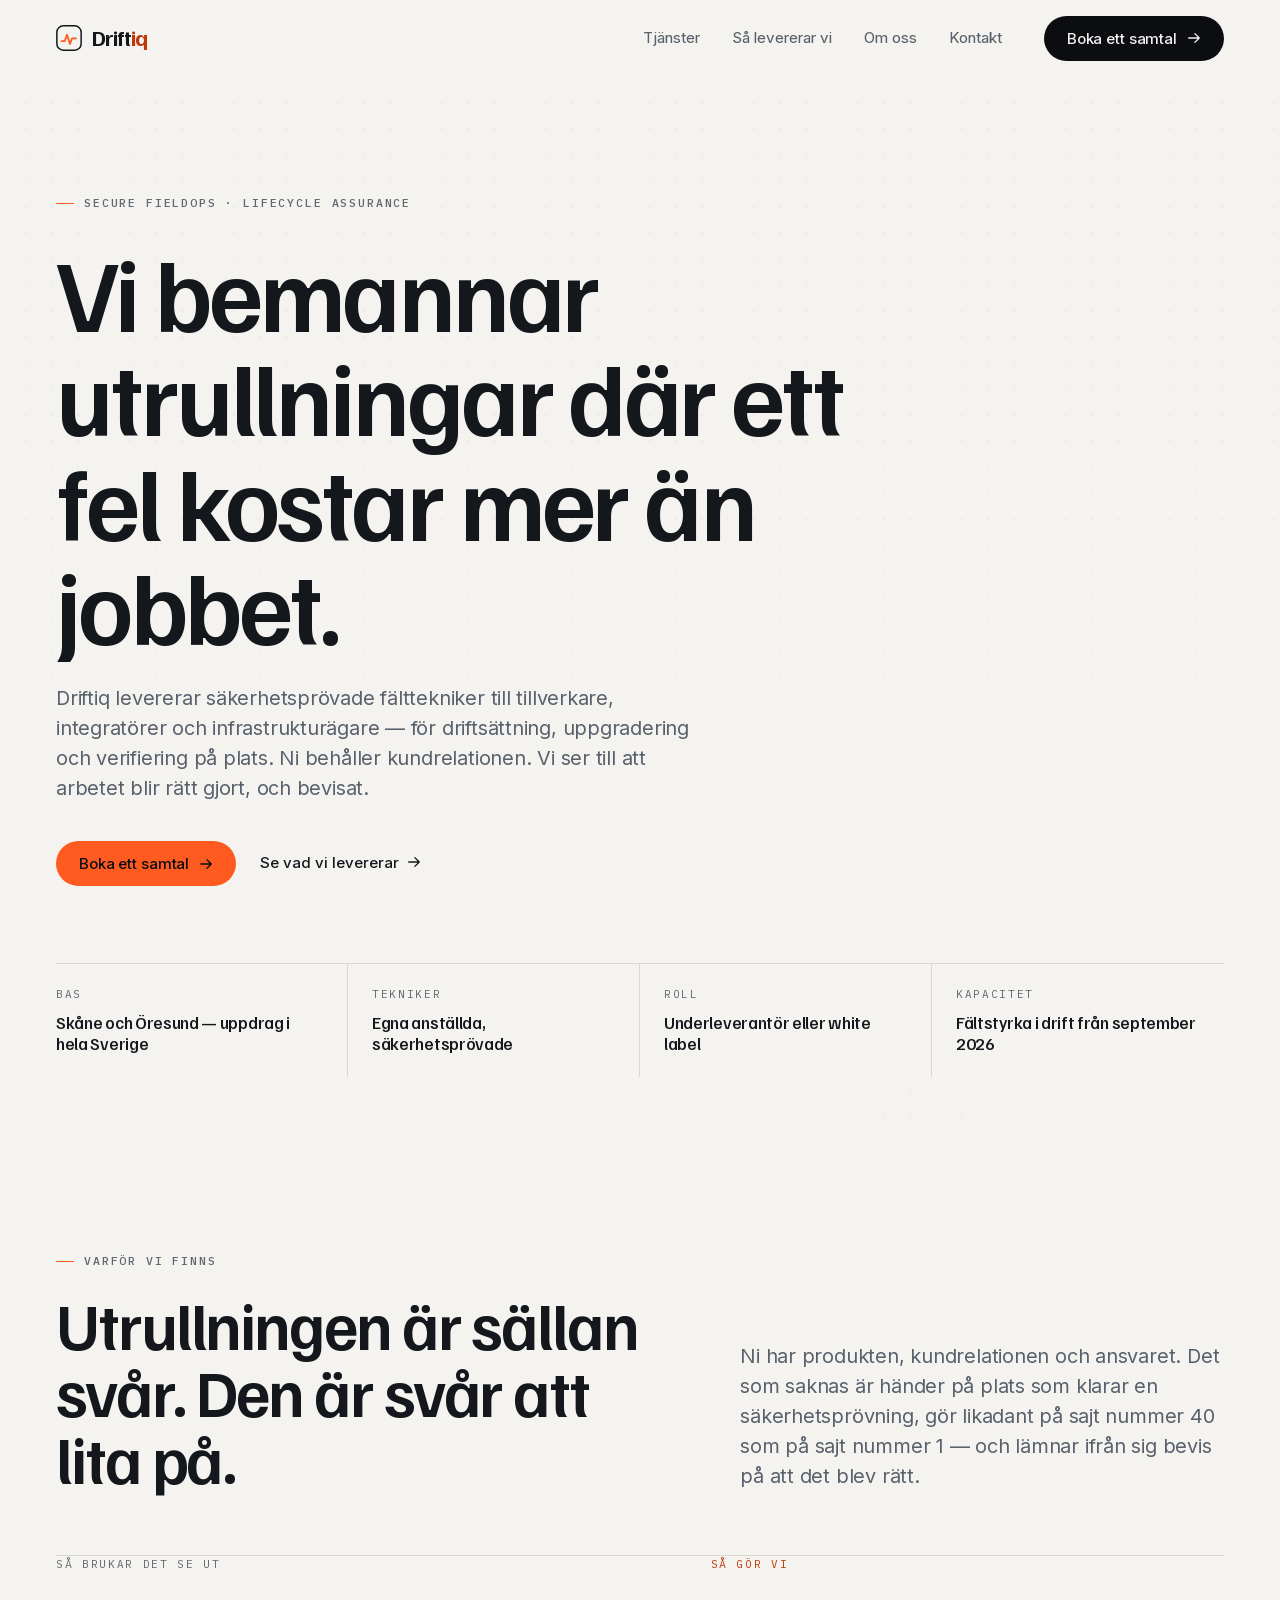
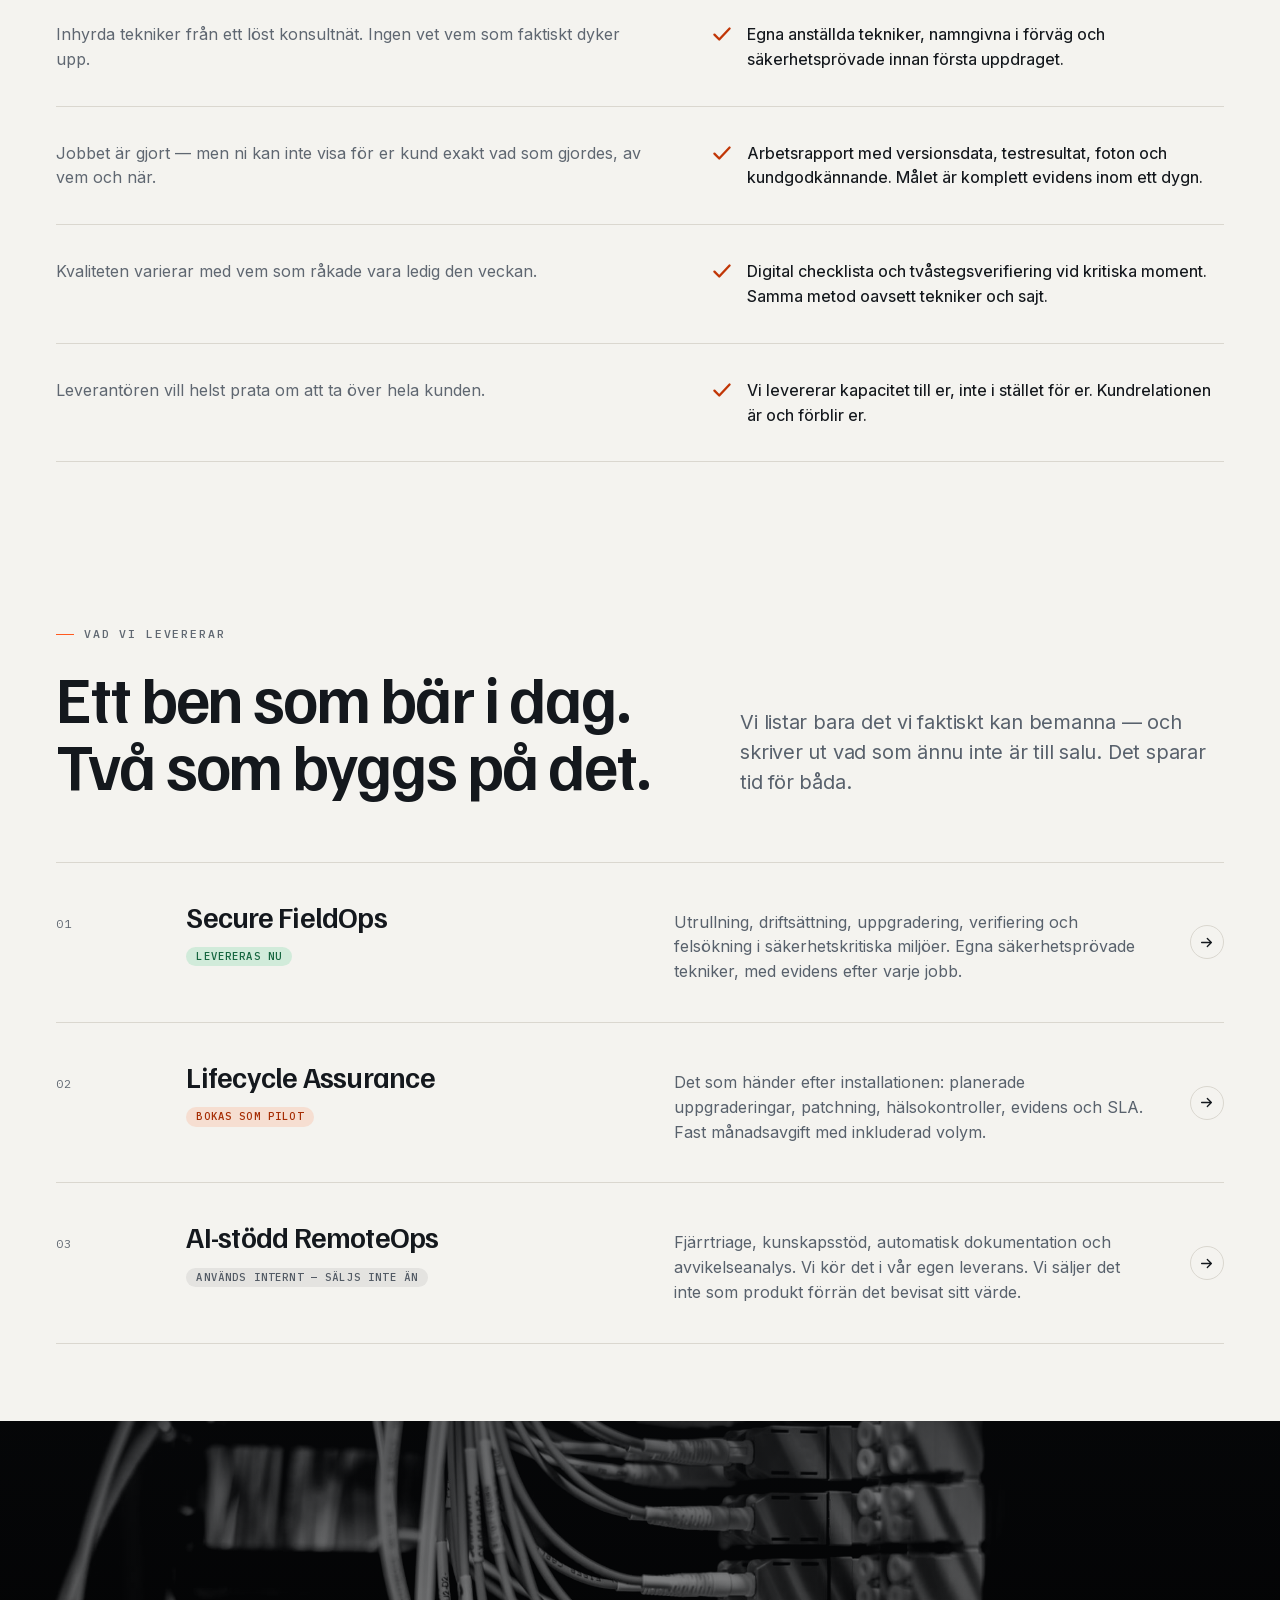
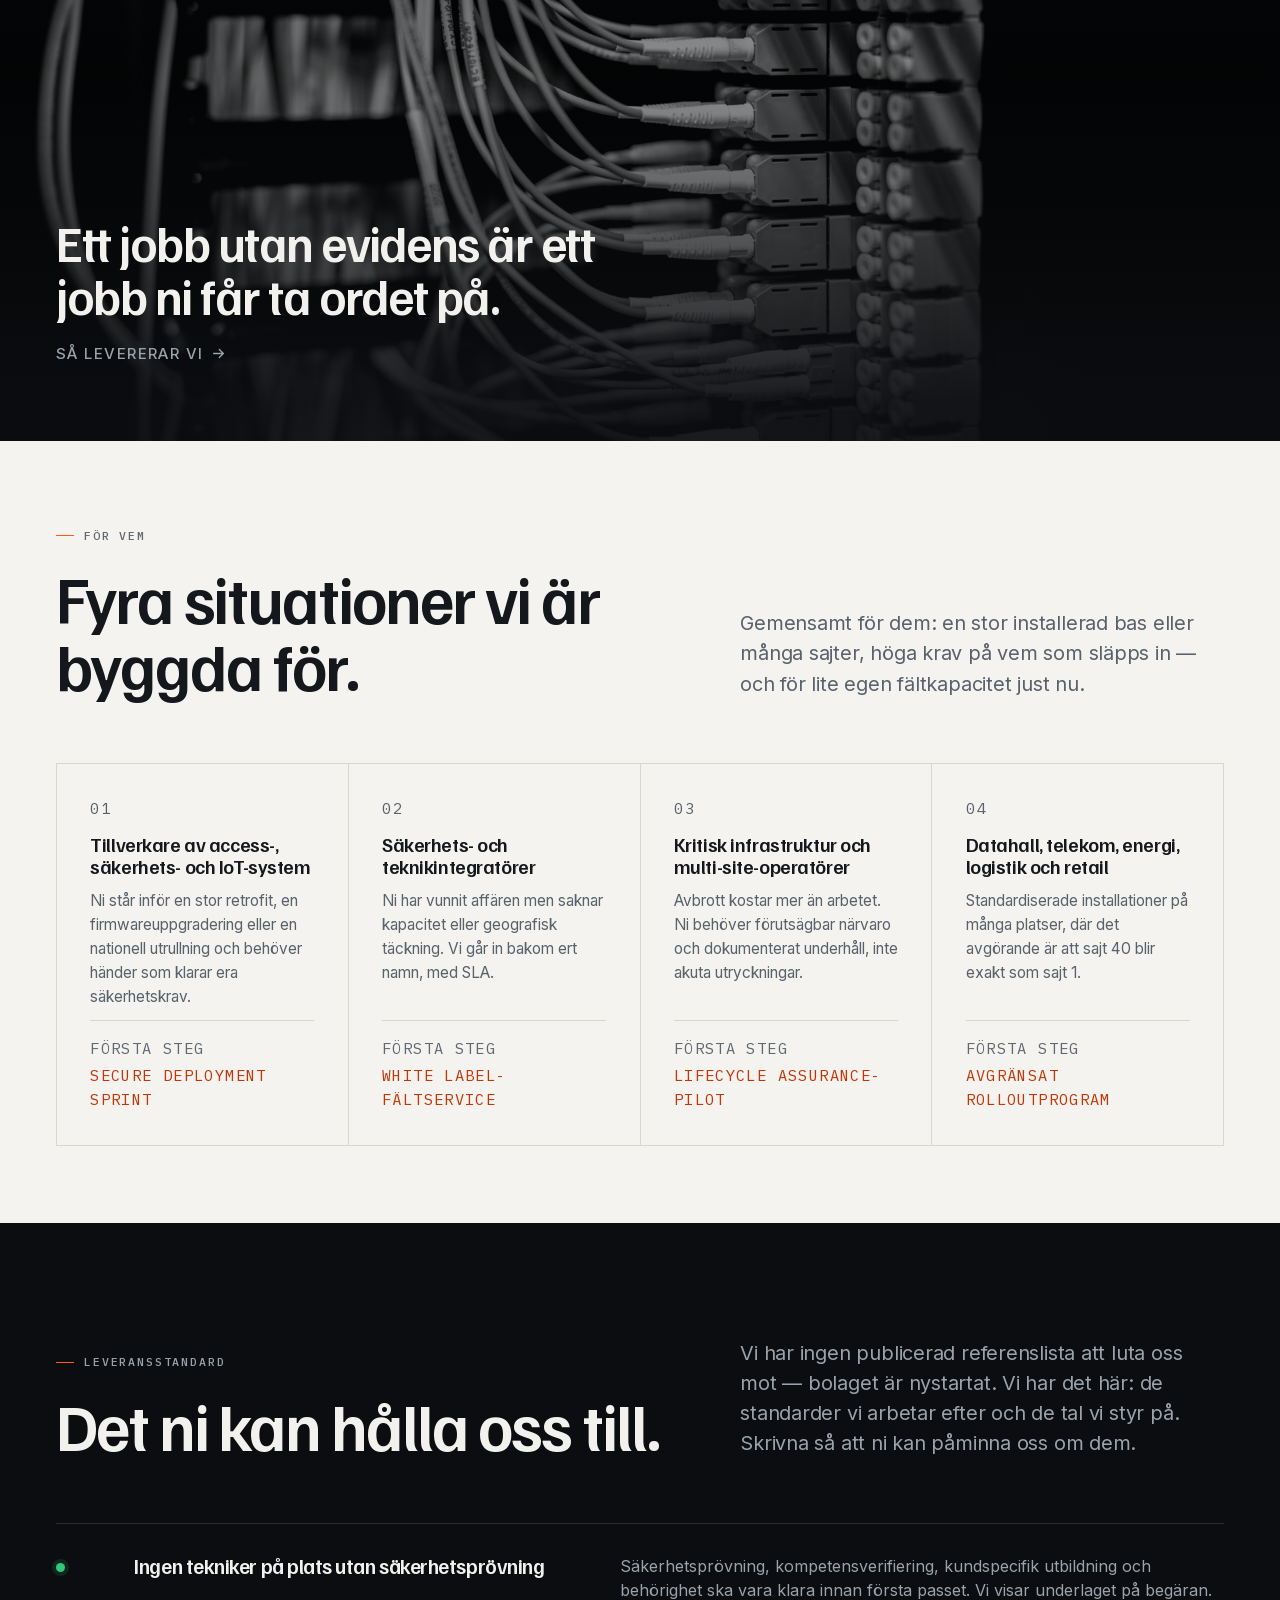
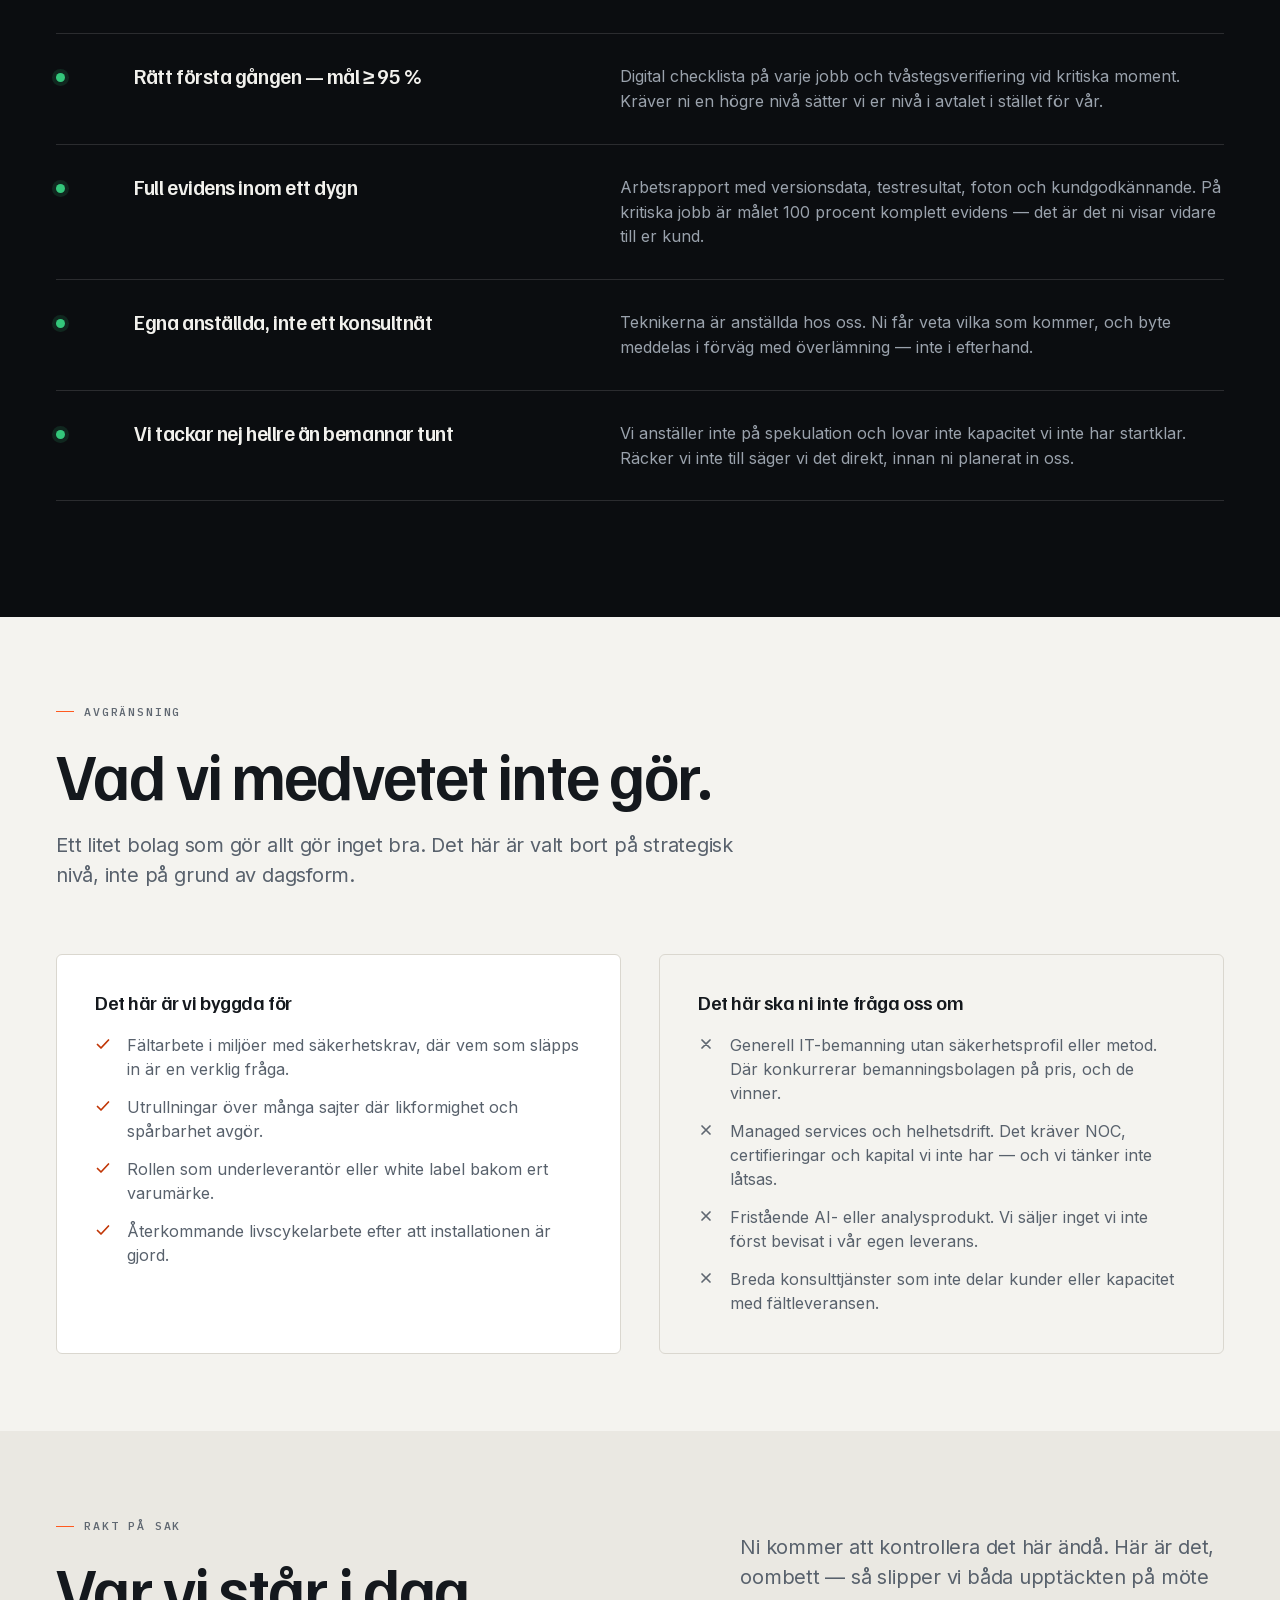
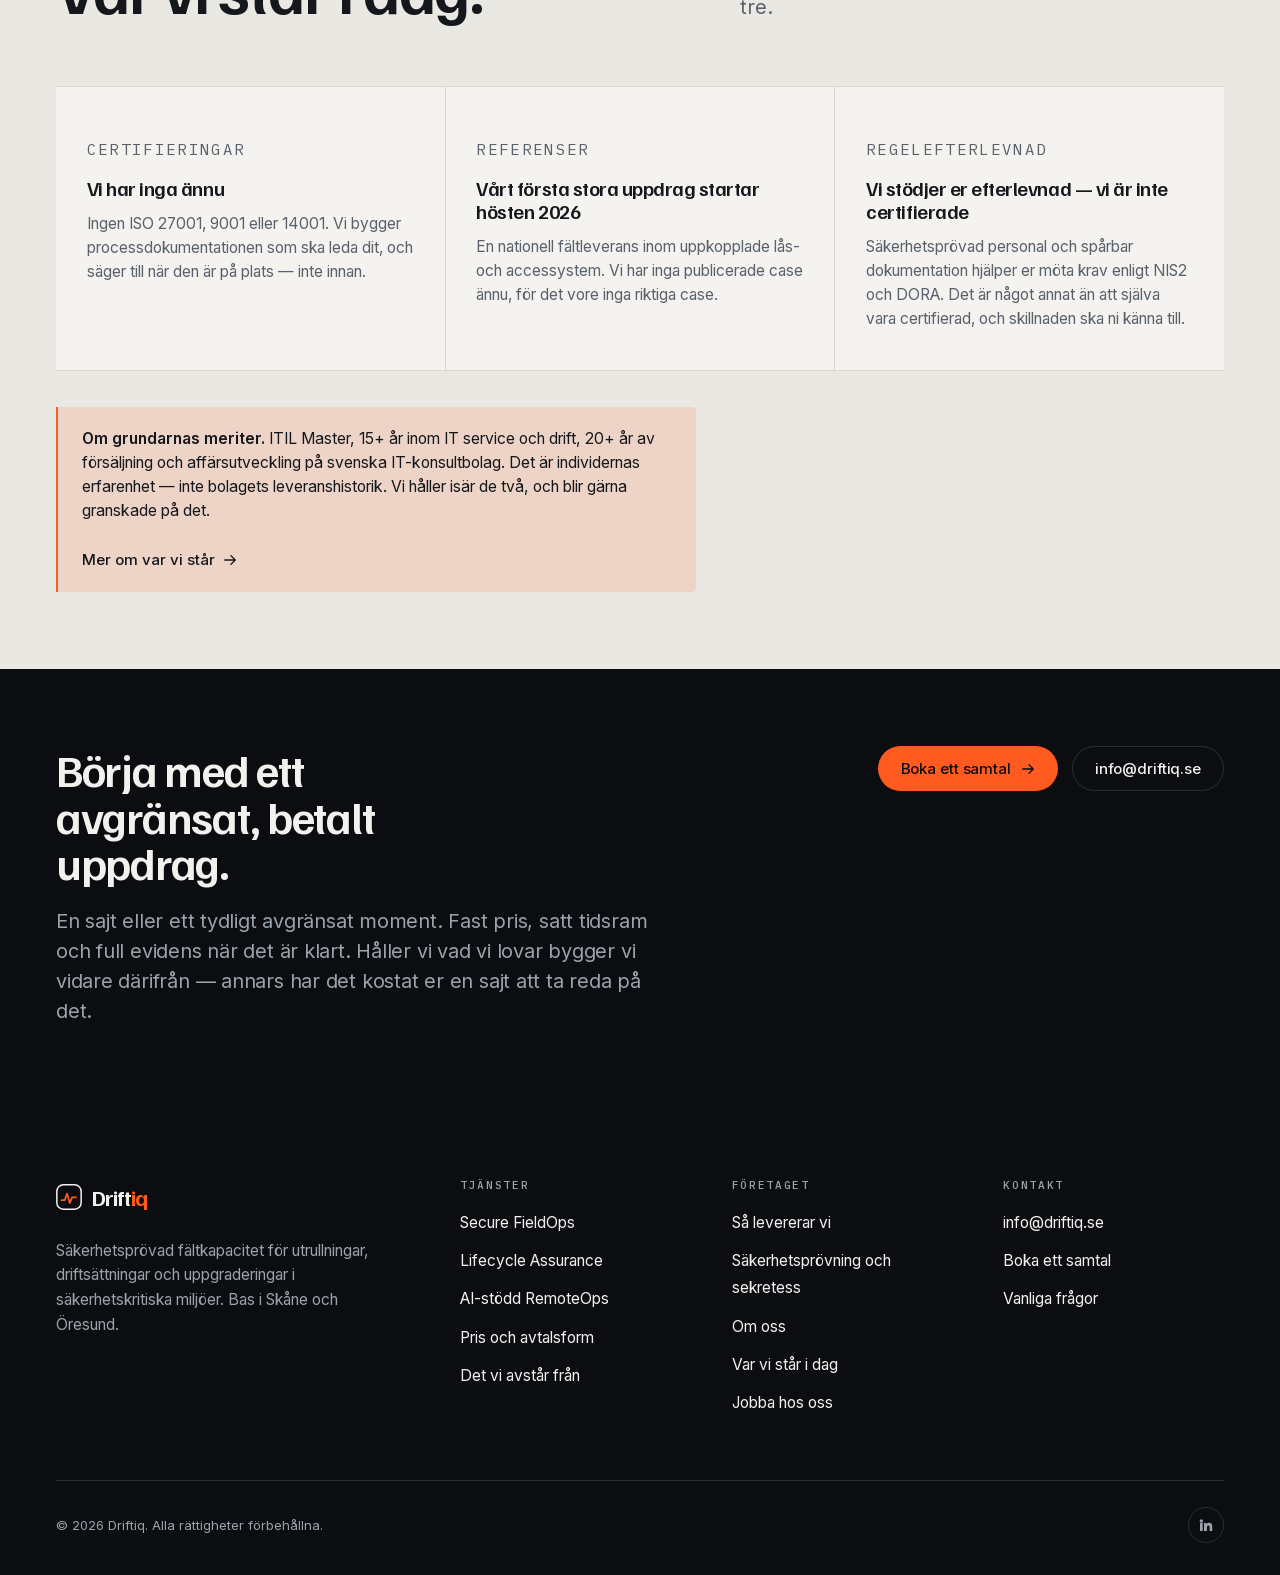
<file: index.html>
<!DOCTYPE html>
<html lang="sv">
<head>
<meta charset="utf-8">
<meta name="viewport" content="width=device-width, initial-scale=1">
<title>Driftiq — säkerhetsprövad fältkapacitet för kritiska utrullningar</title>
<meta name="description" content="Driftiq levererar säkerhetsprövade fälttekniker till tillverkare, integratörer och infrastrukturägare. Driftsättning, uppgradering och verifiering på plats — med full evidens.">
<link rel="canonical" href="https://driftiq.se/">
<meta name="theme-color" content="#F4F3EF">
<meta property="og:type" content="website">
<meta property="og:locale" content="sv_SE">
<meta property="og:site_name" content="Driftiq">
<meta property="og:title" content="Driftiq — säkerhetsprövad fältkapacitet för kritiska utrullningar">
<meta property="og:description" content="Driftiq levererar säkerhetsprövade fälttekniker till tillverkare, integratörer och infrastrukturägare. Driftsättning, uppgradering och verifiering på plats — med full evidens.">
<meta property="og:url" content="https://driftiq.se/">

<link rel="icon" href="assets/favicon.svg" type="image/svg+xml">
<link rel="preload" href="assets/fonts/familjen-grotesk-latin-ddca6da8.woff2" as="font" type="font/woff2" crossorigin>
<link rel="preload" href="assets/fonts/inter-latin-1dc044f4.woff2" as="font" type="font/woff2" crossorigin>
<script>document.documentElement.classList.add('js');</script>
<link rel="stylesheet" href="css/fonts.css">
<link rel="stylesheet" href="css/driftiq.css">

<script type="application/ld+json">
{
  "@context": "https://schema.org",
  "@type": "Organization",
  "name": "Driftiq",
  "url": "https://driftiq.se/",
  "email": "info@driftiq.se",
  "description": "Säkerhetsprövad fältkapacitet för utrullningar, driftsättningar och uppgraderingar i säkerhetskritiska miljöer.",
  "areaServed": { "@type": "Country", "name": "Sverige" },
  "address": { "@type": "PostalAddress", "addressRegion": "Skåne", "addressCountry": "SE" }
}
</script>
</head>
<body>

<a class="skip" href="#innehall">Hoppa till innehåll</a>

<header class="masthead">
  <div class="shell masthead__inner">
    <a class="wordmark" href="index.html" aria-label="Driftiq — startsida">
      <svg class="wordmark__glyph" viewBox="0 0 26 26" aria-hidden="true">
        <rect x=".85" y=".85" width="24.3" height="24.3" rx="6.5" fill="none" stroke="currentColor" stroke-width="1.5"/>
        <path d="M5.6 16.2h3.1l2.3-6.4 2.9 9.2 2.2-5.6h3.9" fill="none" stroke="#FF5A1F" stroke-width="1.8" stroke-linecap="round" stroke-linejoin="round"/>
      </svg>
      <span>Drift<span class="wordmark__q">iq</span></span>
    </a>

    <nav class="mainnav" aria-label="Huvudmeny">
      <a href="tjanster.html">Tjänster</a>
      <a href="sa-levererar-vi.html">Så levererar vi</a>
      <a href="om-oss.html">Om oss</a>
      <a href="kontakt.html">Kontakt</a>
    </nav>

    <div class="masthead__cta">
      <a class="btn btn--ink" href="kontakt.html">
        Boka ett samtal
        <svg width="14" height="14" viewBox="0 0 16 16" fill="none" aria-hidden="true"><path d="M2 8h12M9 3l5 5-5 5" stroke="currentColor" stroke-width="1.6" stroke-linecap="round" stroke-linejoin="round"/></svg>
      </a>
      <button class="burger" type="button" aria-label="Öppna meny" aria-expanded="false" aria-controls="drawer"><span></span></button>
    </div>
  </div>
</header>

<nav class="drawer" id="drawer" aria-label="Mobilmeny">
  <a href="tjanster.html">Tjänster</a>
  <a href="sa-levererar-vi.html">Så levererar vi</a>
  <a href="om-oss.html">Om oss</a>
  <a href="kontakt.html">Kontakt</a>
  <a class="btn btn--signal" href="kontakt.html">
    Boka ett samtal
    <svg width="14" height="14" viewBox="0 0 16 16" fill="none" aria-hidden="true"><path d="M2 8h12M9 3l5 5-5 5" stroke="currentColor" stroke-width="1.6" stroke-linecap="round" stroke-linejoin="round"/></svg>
  </a>
</nav>

<main id="innehall">

<!-- ====================== Hero ====================== -->
<section class="hero">
  <canvas class="hero__canvas" aria-hidden="true"></canvas>
  <div class="shell hero__inner">
    <p class="tag">Secure FieldOps · Lifecycle Assurance</p>
    <h1 class="display-xl">Vi bemannar utrullningar där ett fel kostar mer än jobbet.</h1>
    <p class="lede">Driftiq levererar säkerhetsprövade fälttekniker till tillverkare, integratörer och infrastrukturägare — för driftsättning, uppgradering och verifiering på plats. Ni behåller kundrelationen. Vi ser till att arbetet blir rätt gjort, och bevisat.</p>

    <div class="hero__actions">
      <a class="btn btn--signal" href="kontakt.html">
        Boka ett samtal
        <svg width="14" height="14" viewBox="0 0 16 16" fill="none" aria-hidden="true"><path d="M2 8h12M9 3l5 5-5 5" stroke="currentColor" stroke-width="1.6" stroke-linecap="round" stroke-linejoin="round"/></svg>
      </a>
      <a class="tlink" href="#erbjudande">
        Se vad vi levererar
        <svg width="14" height="14" viewBox="0 0 16 16" fill="none" aria-hidden="true"><path d="M2 8h12M9 3l5 5-5 5" stroke="currentColor" stroke-width="1.6" stroke-linecap="round" stroke-linejoin="round"/></svg>
      </a>
    </div>

    <dl class="specrail">
      <div class="specrail__item">
        <dt class="specrail__k">Bas</dt>
        <dd class="specrail__v">Skåne och Öresund — uppdrag i hela Sverige</dd>
      </div>
      <div class="specrail__item">
        <dt class="specrail__k">Tekniker</dt>
        <dd class="specrail__v">Egna anställda, säkerhetsprövade</dd>
      </div>
      <div class="specrail__item">
        <dt class="specrail__k">Roll</dt>
        <dd class="specrail__v">Underleverantör eller white label</dd>
      </div>
      <div class="specrail__item">
        <dt class="specrail__k">Kapacitet</dt>
        <dd class="specrail__v">Fältstyrka i drift från september 2026</dd>
      </div>
    </dl>
  </div>
</section>

<!-- ====================== Problemet ====================== -->
<section class="band band--tight">
  <div class="shell">
    <div class="shead" data-reveal>
      <div>
        <p class="tag">Varför vi finns</p>
        <h2 class="display-l shead__title">Utrullningen är sällan svår. Den är svår att lita på.</h2>
      </div>
      <p class="lede">Ni har produkten, kundrelationen och ansvaret. Det som saknas är händer på plats som klarar en säkerhetsprövning, gör likadant på sajt nummer 40 som på sajt nummer 1 — och lämnar ifrån sig bevis på att det blev rätt.</p>
    </div>

    <div class="contrast" data-reveal>
      <div class="contrast__head" aria-hidden="true">
        <span>Så brukar det se ut</span>
        <span>Så gör vi</span>
      </div>

      <div class="contrast__row">
        <div class="contrast__side contrast__was" data-label="Så brukar det se ut">
          <p>Inhyrda tekniker från ett löst konsultnät. Ingen vet vem som faktiskt dyker upp.</p>
        </div>
        <div class="contrast__side contrast__is" data-label="Så gör vi">
          <svg class="contrast__icon" viewBox="0 0 16 16" fill="none" aria-hidden="true"><path d="M2.5 8.5 6 12l7.5-8" stroke="#C13606" stroke-width="1.7" stroke-linecap="round" stroke-linejoin="round"/></svg>
          <p>Egna anställda tekniker, namngivna i förväg och säkerhetsprövade innan första uppdraget.</p>
        </div>
      </div>

      <div class="contrast__row">
        <div class="contrast__side contrast__was" data-label="Så brukar det se ut">
          <p>Jobbet är gjort — men ni kan inte visa för er kund exakt vad som gjordes, av vem och när.</p>
        </div>
        <div class="contrast__side contrast__is" data-label="Så gör vi">
          <svg class="contrast__icon" viewBox="0 0 16 16" fill="none" aria-hidden="true"><path d="M2.5 8.5 6 12l7.5-8" stroke="#C13606" stroke-width="1.7" stroke-linecap="round" stroke-linejoin="round"/></svg>
          <p>Arbetsrapport med versionsdata, testresultat, foton och kundgodkännande. Målet är komplett evidens inom ett dygn.</p>
        </div>
      </div>

      <div class="contrast__row">
        <div class="contrast__side contrast__was" data-label="Så brukar det se ut">
          <p>Kvaliteten varierar med vem som råkade vara ledig den veckan.</p>
        </div>
        <div class="contrast__side contrast__is" data-label="Så gör vi">
          <svg class="contrast__icon" viewBox="0 0 16 16" fill="none" aria-hidden="true"><path d="M2.5 8.5 6 12l7.5-8" stroke="#C13606" stroke-width="1.7" stroke-linecap="round" stroke-linejoin="round"/></svg>
          <p>Digital checklista och tvåstegsverifiering vid kritiska moment. Samma metod oavsett tekniker och sajt.</p>
        </div>
      </div>

      <div class="contrast__row">
        <div class="contrast__side contrast__was" data-label="Så brukar det se ut">
          <p>Leverantören vill helst prata om att ta över hela kunden.</p>
        </div>
        <div class="contrast__side contrast__is" data-label="Så gör vi">
          <svg class="contrast__icon" viewBox="0 0 16 16" fill="none" aria-hidden="true"><path d="M2.5 8.5 6 12l7.5-8" stroke="#C13606" stroke-width="1.7" stroke-linecap="round" stroke-linejoin="round"/></svg>
          <p>Vi levererar kapacitet till er, inte i stället för er. Kundrelationen är och förblir er.</p>
        </div>
      </div>
    </div>
  </div>
</section>

<!-- ====================== Erbjudande ====================== -->
<section class="band band--tight" id="erbjudande">
  <div class="shell">
    <div class="shead" data-reveal>
      <div>
        <p class="tag">Vad vi levererar</p>
        <h2 class="display-l shead__title">Ett ben som bär i dag. Två som byggs på det.</h2>
      </div>
      <p class="lede">Vi listar bara det vi faktiskt kan bemanna — och skriver ut vad som ännu inte är till salu. Det sparar tid för båda.</p>
    </div>

    <div class="services" data-reveal>
      <a class="service" href="tjanster.html#fieldops">
        <span class="service__no">01</span>
        <span class="service__name">Secure FieldOps<br><span class="service__state service__state--now">Levereras nu</span></span>
        <span class="service__desc">Utrullning, driftsättning, uppgradering, verifiering och felsökning i säkerhetskritiska miljöer. Egna säkerhetsprövade tekniker, med evidens efter varje jobb.</span>
        <span class="service__go"><svg width="13" height="13" viewBox="0 0 16 16" fill="none" aria-hidden="true"><path d="M2 8h12M9 3l5 5-5 5" stroke="currentColor" stroke-width="1.6" stroke-linecap="round" stroke-linejoin="round"/></svg></span>
      </a>

      <a class="service" href="tjanster.html#lifecycle">
        <span class="service__no">02</span>
        <span class="service__name">Lifecycle Assurance<br><span class="service__state service__state--pilot">Bokas som pilot</span></span>
        <span class="service__desc">Det som händer efter installationen: planerade uppgraderingar, patchning, hälsokontroller, evidens och SLA. Fast månadsavgift med inkluderad volym.</span>
        <span class="service__go"><svg width="13" height="13" viewBox="0 0 16 16" fill="none" aria-hidden="true"><path d="M2 8h12M9 3l5 5-5 5" stroke="currentColor" stroke-width="1.6" stroke-linecap="round" stroke-linejoin="round"/></svg></span>
      </a>

      <a class="service" href="tjanster.html#remoteops">
        <span class="service__no">03</span>
        <span class="service__name">AI-stödd RemoteOps<br><span class="service__state service__state--internal">Används internt — säljs inte än</span></span>
        <span class="service__desc">Fjärrtriage, kunskapsstöd, automatisk dokumentation och avvikelseanalys. Vi kör det i vår egen leverans. Vi säljer det inte som produkt förrän det bevisat sitt värde.</span>
        <span class="service__go"><svg width="13" height="13" viewBox="0 0 16 16" fill="none" aria-hidden="true"><path d="M2 8h12M9 3l5 5-5 5" stroke="currentColor" stroke-width="1.6" stroke-linecap="round" stroke-linejoin="round"/></svg></span>
      </a>
    </div>
  </div>
</section>

<!-- ====================== Statement ====================== -->
<section class="statement">
  <div class="statement__media">
    <img src="assets/img/network-cables.jpg" alt="Fiberkablar inkopplade i en patchpanel i ett serverrum" loading="lazy" decoding="async" width="1920" height="1280">
  </div>
  <div class="shell statement__body">
    <q>Ett jobb utan evidens är ett jobb ni får ta ordet på.</q>
    <p class="statement__by">
      <a class="tlink" href="sa-levererar-vi.html" style="color:inherit">
        Så levererar vi
        <svg width="13" height="13" viewBox="0 0 16 16" fill="none" aria-hidden="true"><path d="M2 8h12M9 3l5 5-5 5" stroke="currentColor" stroke-width="1.6" stroke-linecap="round" stroke-linejoin="round"/></svg>
      </a>
    </p>
  </div>
</section>

<!-- ====================== För vem ====================== -->
<section class="band band--tight">
  <div class="shell">
    <div class="shead" data-reveal>
      <div>
        <p class="tag">För vem</p>
        <h2 class="display-l shead__title">Fyra situationer vi är byggda för.</h2>
      </div>
      <p class="lede">Gemensamt för dem: en stor installerad bas eller många sajter, höga krav på vem som släpps in — och för lite egen fältkapacitet just nu.</p>
    </div>

    <div class="steps">
      <article class="step" data-reveal>
        <p class="step__no">01</p>
        <h3>Tillverkare av access-, säkerhets- och IoT-system</h3>
        <p>Ni står inför en stor retrofit, en firmwareuppgradering eller en nationell utrullning och behöver händer som klarar era säkerhetskrav.</p>
        <p class="step__offer"><b>Första steg</b>Secure Deployment Sprint</p>
      </article>
      <article class="step" data-reveal>
        <p class="step__no">02</p>
        <h3>Säkerhets- och teknikintegratörer</h3>
        <p>Ni har vunnit affären men saknar kapacitet eller geografisk täckning. Vi går in bakom ert namn, med SLA.</p>
        <p class="step__offer"><b>Första steg</b>White label-fältservice</p>
      </article>
      <article class="step" data-reveal>
        <p class="step__no">03</p>
        <h3>Kritisk infrastruktur och multi-site-operatörer</h3>
        <p>Avbrott kostar mer än arbetet. Ni behöver förutsägbar närvaro och dokumenterat underhåll, inte akuta utryckningar.</p>
        <p class="step__offer"><b>Första steg</b>Lifecycle Assurance-pilot</p>
      </article>
      <article class="step" data-reveal>
        <p class="step__no">04</p>
        <h3>Datahall, telekom, energi, logistik och retail</h3>
        <p>Standardiserade installationer på många platser, där det avgörande är att sajt 40 blir exakt som sajt 1.</p>
        <p class="step__offer"><b>Första steg</b>Avgränsat rolloutprogram</p>
      </article>
    </div>
  </div>
</section>

<!-- ====================== Leveransstandard ====================== -->
<section class="band band--ink">
  <div class="shell">
    <div class="shead" data-reveal>
      <div>
        <p class="tag">Leveransstandard</p>
        <h2 class="display-l shead__title">Det ni kan hålla oss till.</h2>
      </div>
      <p class="lede">Vi har ingen publicerad referenslista att luta oss mot — bolaget är nystartat. Vi har det här: de standarder vi arbetar efter och de tal vi styr på. Skrivna så att ni kan påminna oss om dem.</p>
    </div>

    <div class="commits" data-reveal>
      <div class="commit">
        <span class="commit__dot" aria-hidden="true"></span>
        <h3 class="commit__t">Ingen tekniker på plats utan säkerhetsprövning</h3>
        <p class="commit__d">Säkerhetsprövning, kompetensverifiering, kundspecifik utbildning och behörighet ska vara klara innan första passet. Vi visar underlaget på begäran.</p>
      </div>
      <div class="commit">
        <span class="commit__dot" aria-hidden="true"></span>
        <h3 class="commit__t">Rätt första gången — mål ≥ 95 %</h3>
        <p class="commit__d">Digital checklista på varje jobb och tvåstegsverifiering vid kritiska moment. Kräver ni en högre nivå sätter vi er nivå i avtalet i stället för vår.</p>
      </div>
      <div class="commit">
        <span class="commit__dot" aria-hidden="true"></span>
        <h3 class="commit__t">Full evidens inom ett dygn</h3>
        <p class="commit__d">Arbetsrapport med versionsdata, testresultat, foton och kundgodkännande. På kritiska jobb är målet 100 procent komplett evidens — det är det ni visar vidare till er kund.</p>
      </div>
      <div class="commit">
        <span class="commit__dot" aria-hidden="true"></span>
        <h3 class="commit__t">Egna anställda, inte ett konsultnät</h3>
        <p class="commit__d">Teknikerna är anställda hos oss. Ni får veta vilka som kommer, och byte meddelas i förväg med överlämning — inte i efterhand.</p>
      </div>
      <div class="commit">
        <span class="commit__dot" aria-hidden="true"></span>
        <h3 class="commit__t">Vi tackar nej hellre än bemannar tunt</h3>
        <p class="commit__d">Vi anställer inte på spekulation och lovar inte kapacitet vi inte har startklar. Räcker vi inte till säger vi det direkt, innan ni planerat in oss.</p>
      </div>
    </div>
  </div>
</section>

<!-- ====================== Avstår ====================== -->
<section class="band band--tight">
  <div class="shell">
    <div class="shead shead--stack" data-reveal>
      <p class="tag">Avgränsning</p>
      <h2 class="display-l shead__title">Vad vi medvetet inte gör.</h2>
      <p class="lede" style="margin-top:22px">Ett litet bolag som gör allt gör inget bra. Det här är valt bort på strategisk nivå, inte på grund av dagsform.</p>
    </div>

    <div class="fit">
      <div class="fitcard fitcard--yes" data-reveal>
        <h3>Det här är vi byggda för</h3>
        <ul>
          <li><svg width="16" height="16" viewBox="0 0 16 16" fill="none" aria-hidden="true"><path d="M2.5 8.5 6 12l7.5-8" stroke="currentColor" stroke-width="1.7" stroke-linecap="round" stroke-linejoin="round"/></svg><span>Fältarbete i miljöer med säkerhetskrav, där vem som släpps in är en verklig fråga.</span></li>
          <li><svg width="16" height="16" viewBox="0 0 16 16" fill="none" aria-hidden="true"><path d="M2.5 8.5 6 12l7.5-8" stroke="currentColor" stroke-width="1.7" stroke-linecap="round" stroke-linejoin="round"/></svg><span>Utrullningar över många sajter där likformighet och spårbarhet avgör.</span></li>
          <li><svg width="16" height="16" viewBox="0 0 16 16" fill="none" aria-hidden="true"><path d="M2.5 8.5 6 12l7.5-8" stroke="currentColor" stroke-width="1.7" stroke-linecap="round" stroke-linejoin="round"/></svg><span>Rollen som underleverantör eller white label bakom ert varumärke.</span></li>
          <li><svg width="16" height="16" viewBox="0 0 16 16" fill="none" aria-hidden="true"><path d="M2.5 8.5 6 12l7.5-8" stroke="currentColor" stroke-width="1.7" stroke-linecap="round" stroke-linejoin="round"/></svg><span>Återkommande livscykelarbete efter att installationen är gjord.</span></li>
        </ul>
      </div>

      <div class="fitcard fitcard--no" data-reveal>
        <h3>Det här ska ni inte fråga oss om</h3>
        <ul>
          <li><svg width="16" height="16" viewBox="0 0 16 16" fill="none" aria-hidden="true"><path d="M4 4l8 8M12 4l-8 8" stroke="currentColor" stroke-width="1.7" stroke-linecap="round"/></svg><span>Generell IT-bemanning utan säkerhetsprofil eller metod. Där konkurrerar bemanningsbolagen på pris, och de vinner.</span></li>
          <li><svg width="16" height="16" viewBox="0 0 16 16" fill="none" aria-hidden="true"><path d="M4 4l8 8M12 4l-8 8" stroke="currentColor" stroke-width="1.7" stroke-linecap="round"/></svg><span>Managed services och helhetsdrift. Det kräver NOC, certifieringar och kapital vi inte har — och vi tänker inte låtsas.</span></li>
          <li><svg width="16" height="16" viewBox="0 0 16 16" fill="none" aria-hidden="true"><path d="M4 4l8 8M12 4l-8 8" stroke="currentColor" stroke-width="1.7" stroke-linecap="round"/></svg><span>Fristående AI- eller analysprodukt. Vi säljer inget vi inte först bevisat i vår egen leverans.</span></li>
          <li><svg width="16" height="16" viewBox="0 0 16 16" fill="none" aria-hidden="true"><path d="M4 4l8 8M12 4l-8 8" stroke="currentColor" stroke-width="1.7" stroke-linecap="round"/></svg><span>Breda konsulttjänster som inte delar kunder eller kapacitet med fältleveransen.</span></li>
        </ul>
      </div>
    </div>
  </div>
</section>

<!-- ====================== Läget ====================== -->
<section class="band band--tight band--sunk">
  <div class="shell">
    <div class="shead" data-reveal>
      <div>
        <p class="tag">Rakt på sak</p>
        <h2 class="display-l shead__title">Var vi står i dag.</h2>
      </div>
      <p class="lede">Ni kommer att kontrollera det här ändå. Här är det, oombett — så slipper vi båda upptäckten på möte tre.</p>
    </div>

    <div class="grid3" data-reveal>
      <div class="gcard">
        <p class="gcard__k">Certifieringar</p>
        <h3>Vi har inga ännu</h3>
        <p>Ingen ISO 27001, 9001 eller 14001. Vi bygger processdokumentationen som ska leda dit, och säger till när den är på plats — inte innan.</p>
      </div>
      <div class="gcard">
        <p class="gcard__k">Referenser</p>
        <h3>Vårt första stora uppdrag startar hösten 2026</h3>
        <p>En nationell fältleverans inom uppkopplade lås- och accessystem. Vi har inga publicerade case ännu, för det vore inga riktiga case.</p>
      </div>
      <div class="gcard">
        <p class="gcard__k">Regelefterlevnad</p>
        <h3>Vi stödjer er efterlevnad — vi är inte certifierade</h3>
        <p>Säkerhetsprövad personal och spårbar dokumentation hjälper er möta krav enligt NIS2 och DORA. Det är något annat än att själva vara certifierad, och skillnaden ska ni känna till.</p>
      </div>
    </div>

    <div class="note" style="margin-top:36px;max-width:64ch">
      <strong>Om grundarnas meriter.</strong> ITIL Master, 15+ år inom IT service och drift, 20+ år av försäljning och affärsutveckling på svenska IT-konsultbolag. Det är individernas erfarenhet — inte bolagets leveranshistorik. Vi håller isär de två, och blir gärna granskade på det.
      <br><br><a class="tlink" href="om-oss.html#lage">Mer om var vi står <svg width="14" height="14" viewBox="0 0 16 16" fill="none" aria-hidden="true"><path d="M2 8h12M9 3l5 5-5 5" stroke="currentColor" stroke-width="1.6" stroke-linecap="round" stroke-linejoin="round"/></svg></a>
    </div>
  </div>
</section>

<!-- ====================== CTA ====================== -->
<section class="band band--ink band--tight">
  <div class="shell cta" data-reveal>
    <div>
      <h2 class="display-m">Börja med ett avgränsat, betalt uppdrag.</h2>
      <p class="lede" style="margin-top:20px;max-width:52ch">En sajt eller ett tydligt avgränsat moment. Fast pris, satt tidsram och full evidens när det är klart. Håller vi vad vi lovar bygger vi vidare därifrån — annars har det kostat er en sajt att ta reda på det.</p>
    </div>
    <div class="cta__actions">
      <a class="btn btn--signal" href="kontakt.html">
        Boka ett samtal
        <svg width="14" height="14" viewBox="0 0 16 16" fill="none" aria-hidden="true"><path d="M2 8h12M9 3l5 5-5 5" stroke="currentColor" stroke-width="1.6" stroke-linecap="round" stroke-linejoin="round"/></svg>
      </a>
      <a class="btn btn--ghost" href="mailto:info@driftiq.se">info@driftiq.se</a>
    </div>
  </div>
</section>

</main>

<footer class="footer">
  <div class="shell">
    <div class="footer__grid">
      <div>
        <a class="wordmark" href="index.html" aria-label="Driftiq — startsida">
          <svg class="wordmark__glyph" viewBox="0 0 26 26" aria-hidden="true">
        <rect x=".85" y=".85" width="24.3" height="24.3" rx="6.5" fill="none" stroke="currentColor" stroke-width="1.5"/>
        <path d="M5.6 16.2h3.1l2.3-6.4 2.9 9.2 2.2-5.6h3.9" fill="none" stroke="#FF5A1F" stroke-width="1.8" stroke-linecap="round" stroke-linejoin="round"/>
      </svg>
          <span>Drift<span class="wordmark__q">iq</span></span>
        </a>
        <p class="footer__blurb">Säkerhetsprövad fältkapacitet för utrullningar, driftsättningar och uppgraderingar i säkerhetskritiska miljöer. Bas i Skåne och Öresund.</p>
      </div>

      <div>
        <h4>Tjänster</h4>
        <ul>
          <li><a href="tjanster.html#fieldops">Secure FieldOps</a></li>
          <li><a href="tjanster.html#lifecycle">Lifecycle Assurance</a></li>
          <li><a href="tjanster.html#remoteops">AI-stödd RemoteOps</a></li>
          <li><a href="tjanster.html#pris">Pris och avtalsform</a></li>
          <li><a href="tjanster.html#avstar">Det vi avstår från</a></li>
        </ul>
      </div>

      <div>
        <h4>Företaget</h4>
        <ul>
          <li><a href="sa-levererar-vi.html">Så levererar vi</a></li>
          <li><a href="sa-levererar-vi.html#sakerhet">Säkerhetsprövning och sekretess</a></li>
          <li><a href="om-oss.html">Om oss</a></li>
          <li><a href="om-oss.html#lage">Var vi står i dag</a></li>
          <li><a href="om-oss.html#jobb">Jobba hos oss</a></li>
        </ul>
      </div>

      <div>
        <h4>Kontakt</h4>
        <ul>
          <li><a href="mailto:info@driftiq.se">info@driftiq.se</a></li>
          <li><a href="kontakt.html">Boka ett samtal</a></li>
          <li><a href="kontakt.html#vanliga-fragor">Vanliga frågor</a></li>
        </ul>
      </div>
    </div>

    <div class="footer__base">
      <span>© <span data-year>2026</span> Driftiq. Alla rättigheter förbehållna.</span>
      <div class="social">
        <a href="https://www.linkedin.com/" rel="noopener" target="_blank" aria-label="Driftiq på LinkedIn">
          <svg width="16" height="16" viewBox="0 0 24 24" fill="currentColor" aria-hidden="true"><path d="M4.98 3.5a2.5 2.5 0 1 1 0 5 2.5 2.5 0 0 1 0-5zM3 9h4v12H3zM9 9h3.8v1.7h.05c.53-.95 1.83-1.95 3.77-1.95 4 0 4.74 2.5 4.74 5.76V21h-4v-5.3c0-1.26-.02-2.9-1.77-2.9-1.77 0-2.04 1.38-2.04 2.8V21H9z"/></svg>
        </a>
      </div>
    </div>
  </div>
</footer>

<script src="js/driftiq.js" defer></script>
</body>
</html>
</file>
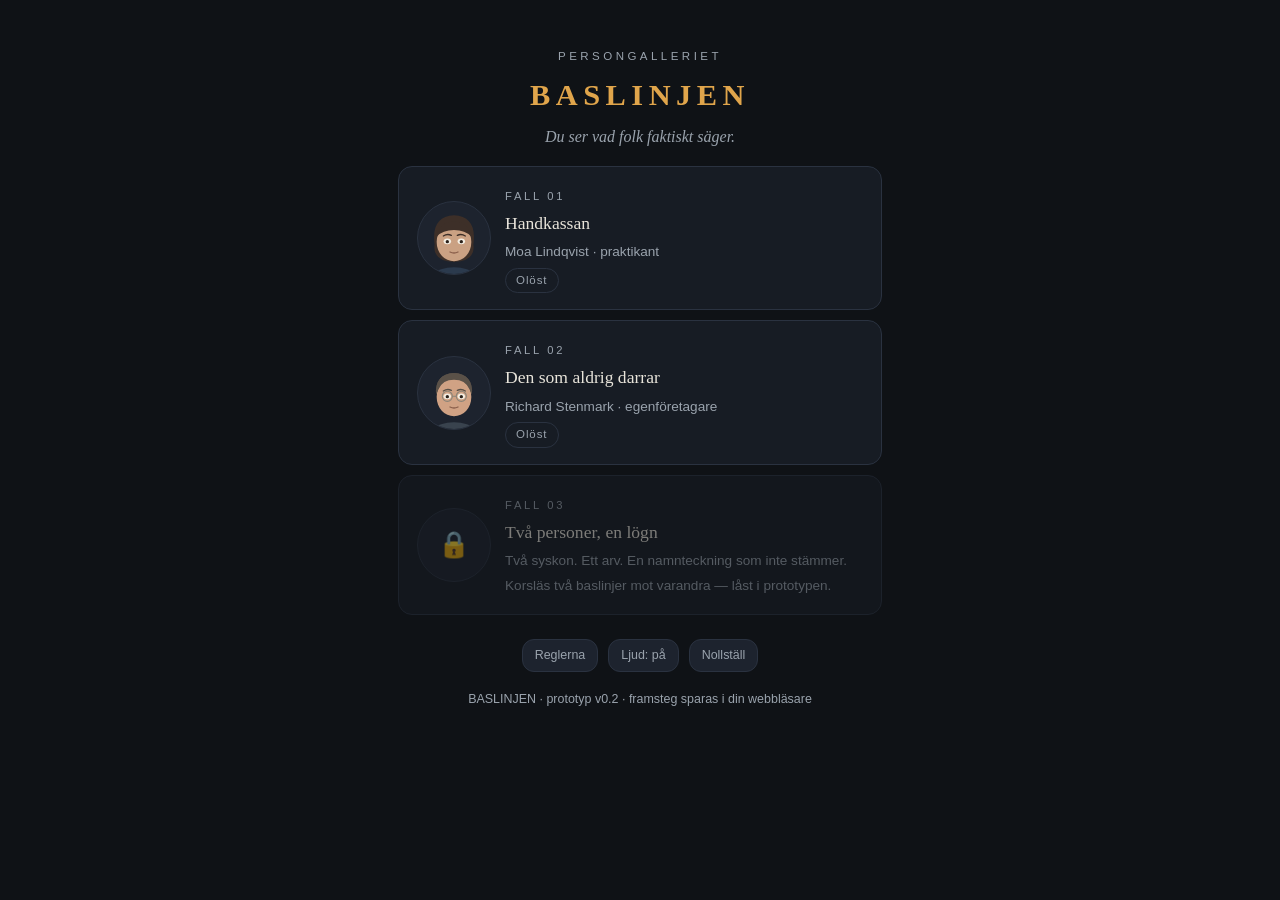
<file: Baslinjen/prototyp/index.html>
<!doctype html>
<html lang="sv">
<head>
<meta charset="utf-8">
<meta name="viewport" content="width=device-width, initial-scale=1, viewport-fit=cover">
<title>BASLINJEN — prototyp</title>
<style>
  :root{
    --bg:#0f1216; --panel:#171c24; --panel2:#1d232e; --line:#2a3240;
    --text:#e8e4da; --dim:#9aa3ad; --amber:#e0a54b; --cold:#7fa6b8;
    --good:#7dc98f; --bad:#d97b6c;
  }
  *{box-sizing:border-box; -webkit-tap-highlight-color:transparent}
  html,body{margin:0; padding:0; background:var(--bg); color:var(--text);
    font-family:-apple-system,"Segoe UI",Roboto,Helvetica,Arial,sans-serif;
    font-size:16px; line-height:1.55;}
  #app{max-width:520px; margin:0 auto; min-height:100dvh; display:flex; flex-direction:column;}
  .screen{display:none; flex:1; flex-direction:column; padding:20px 18px 32px;}
  .screen.active{display:flex;}
  h1{font-family:Georgia,'Times New Roman',serif; font-weight:700; letter-spacing:.18em;
     font-size:1.9rem; margin:0; color:var(--amber);}
  h2{font-family:Georgia,serif; font-size:1.15rem; letter-spacing:.06em; margin:1.2em 0 .4em; color:var(--cold);}
  .kicker{color:var(--dim); letter-spacing:.3em; font-size:.72rem; text-transform:uppercase; margin-bottom:6px;}
  .card{background:var(--panel); border:1px solid var(--line); border-radius:14px; padding:16px 18px; margin:10px 0;}
  .rule{display:flex; gap:12px; margin:12px 0; align-items:baseline;}
  .rule b{color:var(--amber); font-family:Georgia,serif; white-space:nowrap;}
  button{font:inherit; cursor:pointer; border-radius:12px; border:1px solid var(--line);
    background:var(--panel2); color:var(--text); padding:12px 16px; text-align:left; width:100%;}
  button:active{transform:scale(.985);}
  button:focus-visible{outline:2px solid var(--amber); outline-offset:2px;}
  button.primary{background:var(--amber); border-color:var(--amber); color:#1a1408;
    font-weight:700; text-align:center; letter-spacing:.04em;}
  button.ghost{text-align:center; color:var(--dim);}
  button:disabled{opacity:.45; cursor:default;}
  .qlist{display:flex; flex-direction:column; gap:8px; margin-top:10px;}
  .qlist button{font-size:.95rem;}
  .qlist button.asked{opacity:.35; text-decoration:line-through;}

  /* hub */
  .hub-head{text-align:center; padding:28px 0 6px;}
  .hub-tag{color:var(--dim); font-family:Georgia,serif; font-style:italic; margin-top:6px;}
  .case-card{display:flex; gap:14px; align-items:center; margin:10px 0;}
  .case-card .portrait{flex:0 0 74px; height:74px; border-radius:50%; background:var(--panel2);
    border:1px solid var(--line); overflow:hidden; display:flex; align-items:flex-end; justify-content:center;}
  .case-card .portrait svg{width:64px; height:64px;}
  .case-card .meta{flex:1;}
  .case-card .cnr{color:var(--dim); font-size:.7rem; letter-spacing:.24em; text-transform:uppercase;}
  .case-card .cname{font-family:Georgia,serif; font-size:1.1rem; margin:2px 0;}
  .chip{display:inline-block; font-size:.72rem; letter-spacing:.08em; border-radius:999px;
    padding:3px 10px; border:1px solid var(--line); color:var(--dim); margin-top:4px;}
  .chip.done{border-color:var(--good); color:var(--good);}
  .case-card.locked{opacity:.5;}
  .hub-foot{display:flex; gap:10px; justify-content:center; align-items:center; margin-top:14px;
    color:var(--dim); font-size:.78rem;}
  .hub-foot button{width:auto; padding:6px 12px; font-size:.78rem; color:var(--dim);}

  /* topbar */
  .topbar{display:flex; justify-content:space-between; align-items:center; padding:14px 18px 8px;
    color:var(--dim); font-size:.72rem; letter-spacing:.22em; text-transform:uppercase;}
  .topbar .act{color:var(--amber);}

  /* avatar */
  .stage{display:flex; justify-content:center; padding:6px 0 2px;}
  .stage svg{width:190px; height:150px; overflow:visible;}
  .pupils{transition:transform .5s ease;}
  [data-gaze="away"] .pupils{transform:translateX(5px);}
  [data-gaze="down"] .pupils{transform:translateY(4px);}
  .hands{transform-origin:95px 128px;}
  [data-hands="fidget"] .hands{animation:fidget 1.1s ease-in-out infinite;}
  [data-hands="hair"] .hand-r{animation:hairtouch 1.6s ease-in-out infinite;}
  [data-hands="watch"] .hand-r{animation:watchspin 1.4s ease-in-out infinite;}
  [data-hands="still"] .hands{animation:none;}
  @keyframes fidget{0%,100%{transform:translate(0,0) rotate(0deg)} 25%{transform:translate(-2px,1px) rotate(-2deg)} 60%{transform:translate(2px,-1px) rotate(2deg)}}
  @keyframes hairtouch{0%,100%{transform:translate(0,0)} 50%{transform:translate(6px,-26px)}}
  @keyframes watchspin{0%,100%{transform:translate(0,0)} 50%{transform:translate(-16px,-2px)}}
  @media (prefers-reduced-motion: reduce){
    [data-hands] .hands, [data-hands] .hand-r{animation:none !important;}
  }
  .namechip{text-align:center; color:var(--dim); font-size:.8rem; letter-spacing:.12em; margin-bottom:6px;}

  /* dialogue */
  .log{flex:1; overflow-y:auto; padding:4px 2px 8px; scroll-behavior:smooth;}
  .msg{margin:10px 0; max-width:92%;}
  .msg.you{margin-left:auto; text-align:right;}
  .msg .bubble{display:inline-block; text-align:left; padding:10px 14px; border-radius:14px; font-size:.95rem;}
  .msg.you .bubble{background:#243040; border:1px solid #33435a; color:#dfe7ef;}
  .msg.her .bubble{background:var(--panel); border:1px solid var(--line);}
  .msg.echo .bubble{border-color:var(--amber); box-shadow:0 0 14px rgba(224,165,75,.12);}
  .stagedir{color:var(--dim); font-style:italic; font-size:.83rem; margin:8px 0 -2px; max-width:92%;}
  .dots{display:inline-block; min-width:34px; letter-spacing:3px; color:var(--dim);}
  .sysline{text-align:center; color:var(--cold); font-size:.8rem; letter-spacing:.14em; text-transform:uppercase; margin:16px 0 6px;}

  /* flag chips */
  .flags{display:flex; flex-wrap:wrap; gap:8px; margin-top:10px;}
  .flags .chip-btn{width:auto; padding:8px 13px; border-radius:999px; font-size:.85rem; color:var(--dim);}
  .flags .chip-btn.on{background:#3a2f1c; border-color:var(--amber); color:var(--amber); font-weight:600;}
  .hint{color:var(--dim); font-size:.82rem; margin-top:8px;}

  /* notebook */
  .channel{margin:14px 0;}
  .channel .cname{font-weight:700; color:var(--cold); letter-spacing:.08em; font-size:.85rem; text-transform:uppercase;}
  .opts{display:flex; flex-direction:column; gap:6px; margin-top:6px;}
  .opts button{font-size:.9rem; padding:10px 14px;}
  .opts button.sel{border-color:var(--amber); background:#3a2f1c; color:var(--amber);}

  /* verdict */
  .scorebox{display:flex; align-items:baseline; gap:10px;}
  .scorebox .big{font-family:Georgia,serif; font-size:2.6rem; color:var(--amber); font-variant-numeric:tabular-nums;}
  .title-earned{font-family:Georgia,serif; font-size:1.3rem; color:var(--text); letter-spacing:.06em;}
  .bd{margin:6px 0; padding-left:0; list-style:none;}
  .bd li{margin:7px 0; font-size:.92rem; display:flex; gap:9px;}
  .bd .ok{color:var(--good);} .bd .miss{color:var(--bad);}
  .lesson{border-left:3px solid var(--amber); padding:4px 0 4px 14px; color:var(--text);
    font-family:Georgia,serif; font-style:italic; margin:18px 0;}
  .fade{animation:fadein .5s ease both;}
  @keyframes fadein{from{opacity:0; transform:translateY(6px)} to{opacity:1; transform:none}}
  .spacer{height:10px;}
  .footer-note{color:var(--dim); font-size:.78rem; text-align:center; margin-top:18px;}
  .vbtns{display:flex; flex-direction:column; gap:8px;}
</style>
</head>
<body>
<div id="app">

  <!-- HUB -->
  <section class="screen active" id="s-hub">
    <div class="hub-head">
      <div class="kicker">Persongalleriet</div>
      <h1>BASLINJEN</h1>
      <div class="hub-tag">Du ser vad folk faktiskt säger.</div>
    </div>
    <div id="hub-cases"></div>
    <div class="hub-foot">
      <button onclick="show('s-howto')">Reglerna</button>
      <button id="sndbtn" onclick="toggleSound()">Ljud: på</button>
      <button onclick="resetAll()">Nollställ</button>
    </div>
    <div class="footer-note">BASLINJEN · prototyp v0.2 · framsteg sparas i din webbläsare</div>
  </section>

  <!-- HOW TO -->
  <section class="screen" id="s-howto">
    <div style="flex:1; display:flex; flex-direction:column; justify-content:center;">
      <h2>Tre regler för en människoläsare</h2>
      <div class="card">
        <div class="rule"><b>1.</b><span>Alla har en <b>baslinje</b> — sitt normala sätt att
          prata och röra sig när inget står på spel. Lär dig den först.</span></div>
        <div class="rule"><b>2.</b><span>Lögnen syns inte. <b>Avvikelsen</b> syns. Jaga det
          som skiljer sig från personens eget normala — inte från myter om skakiga blickar.</span></div>
        <div class="rule"><b>3.</b><span>Avvikelse betyder inte skuld. Det betyder <b>stress</b>.
          Din uppgift är att förstå varför.</span></div>
      </div>
      <p class="hint">Varje människa är en ny regelbok. Det som var normalt hos den förra
        kan vara en varningsflagga hos nästa.</p>
      <button class="primary" id="howto-next" onclick="afterHowto()">Vidare</button>
    </div>
  </section>

  <!-- CASE INTRO -->
  <section class="screen" id="s-intro">
    <div style="flex:1; display:flex; flex-direction:column; justify-content:center;">
      <div class="kicker" id="intro-kicker"></div>
      <h1 style="font-size:1.5rem;" id="intro-name"></h1>
      <div class="card" id="intro-body"></div>
      <button class="primary" id="intro-go"></button>
    </div>
  </section>

  <!-- GAME -->
  <section class="screen" id="s-game">
    <div class="topbar"><span class="act" id="actlabel"></span><span id="progress"></span></div>
    <div class="stage" id="stage" data-gaze="direct" data-hands="still"></div>
    <div class="namechip" id="gamename"></div>
    <div class="log" id="log"></div>
    <div id="controls"></div>
  </section>

  <!-- NOTEBOOK -->
  <section class="screen" id="s-notebook">
    <div class="topbar"><span class="act">Anteckningsboken</span><span id="nb-who"></span></div>
    <p class="hint" style="margin-top:0;">Lås baslinjen. Vad är <b>den här personens</b>
      normala — när inget står på spel?</p>
    <div id="nb"></div>
    <button class="primary" id="nb-lock" disabled onclick="lockBaseline()">Lås baslinjen → Akt 2</button>
  </section>

  <!-- DECISION -->
  <section class="screen" id="s-decision">
    <div class="topbar"><span class="act">Akt 3 · Beslutet</span></div>
    <div style="flex:1; display:flex; flex-direction:column; justify-content:center;">
      <h2 id="dec-prompt"></h2>
      <div class="qlist" id="dec-opts"></div>
    </div>
  </section>

  <!-- VERDICT -->
  <section class="screen" id="s-verdict">
    <div class="topbar"><span class="act" id="v-act">Facit</span></div>
    <div class="card fade" id="truth"></div>
    <div class="card fade">
      <div class="scorebox"><span class="big" id="scorenum">0</span><span style="color:var(--dim)" id="scoremax"></span></div>
      <div class="title-earned" id="titletxt"></div>
      <ul class="bd" id="breakdown"></ul>
    </div>
    <div class="lesson fade" id="lessontxt"></div>
    <div class="vbtns">
      <button class="primary" onclick="goHub()">Till persongalleriet</button>
      <button onclick="saveCard()">Spara utlåtandekortet (bild)</button>
      <button class="ghost" onclick="replayCase()">Spela fallet igen (du kommer se mer)</button>
    </div>
    <div class="footer-note">BASLINJEN · prototyp · allt är platshållare utom känslan</div>
  </section>
</div>

<canvas id="cardcanvas" width="1000" height="1250" style="display:none;"></canvas>

<script>
"use strict";
/* =============================================================
   BASLINJEN — prototyp v0.2
   Motorn är datadriven: ett fall är innehåll, inte kod.
   ============================================================= */
const CH = ["tempo","sprak","detaljer","kropp"];
const CHNAME = {tempo:"Tempo", sprak:"Språk", detaljer:"Detaljer", kropp:"Kropp"};

/* ---------------- FALL 01: HANDKASSAN ---------------- */
const FALL01 = {
  id:"fall01", nr:"FALL 01", namn:"Handkassan",
  person:"Moa Lindqvist", roll:"praktikant", who:"MOA LINDQVIST · praktikant",
  avatar:{hair:"#3d2f28", skin:"#caa183", shirt:"#2b3a4d", style:"long", glasses:false, watch:false},
  introKicker:"Fall 01 · Ystad",
  introHtml:'<p style="margin:0 0 10px;"><b>Wessmans Bil, Ystad.</b> I fredags kväll försvann '+
    '14&nbsp;300&nbsp;kr ur handkassan. Ägaren Kenneth vill inte blanda in polisen — än. '+
    'Du är den han ringer.</p>'+
    '<p style="margin:0;">Praktikanten <b>Moa Lindqvist, 22</b>, räknade kassan och var bland '+
    'de sista som gick. Hon väntar på dig i fikarummet.</p>',
  introBtn:"Kliv in i fikarummet",
  opening:"Fikarummet luktar bryggkaffe. Moa sitter redan där — hon reser sig halvvägs när du kommer in, ångrar sig, sätter sig igen.",
  act1sys:"Småprata. Lär dig hennes normala innan du frågar om pengarna.",
  act1:[
    {q:"Hur länge har du praktiserat här?",
     dir:"Hon svarar innan du hunnit prata klart. Snurrar en penna mellan fingrarna.",
     a:"Typ två månader? Nej vänta — tio veckor faktiskt, jag började veckan efter påsk. Det är ba… det är första stället där jag får göra riktiga grejer liksom, inte bara koka kaffe. Jag sköter kassan, bokningarna, typ allt administrativt.",
     latency:350, speed:16, gaze:"direct", hands:"fidget"},
    {q:"Vad vill du göra efter praktiken?",
     dir:"Blicken far iväg mot fönstret — hon ler. Handen upp och vrider en hårslinga.",
     a:"Alltså drömmen är ekonomiprogrammet i Lund. Jag har sökt, besked i slutet av juli, jag typ dör lite varje gång mejlen plingar. Kenneth har lovat skriva referens, och med den… ja. Lund. Sen typ controller på nåt stort bolag. Jag har liksom hela planen.",
     latency:400, speed:15, gaze:"away", hands:"hair"},
    {q:"Hur är det att jobba här?",
     dir:"Fortfarande snabb i orden. En knappt märkbar paus mitt i — sen rullar det på igen.",
     a:"Sjukt bra! Kenneth är typ världens gulligaste chef, han köper semlor på fredagar fast det inte ens är semmeltider. Och säljarna är snälla. Alla är… ja, alla är snälla. Det är högt i tak liksom.",
     latency:380, speed:16, gaze:"direct", hands:"fidget"},
    {q:"Berätta om en vanlig dag för dig.",
     dir:"Hon räknar upp på fingrarna, orden hinner knappt med tanken.",
     a:"Okej så jag kommer typ kvart i åtta fast jag börjar åtta, öppnar kassan, kollar gårdagens bokningar, sen är det kunder och papper hela dan. Jag lunchar med Sara i receptionen, vi går alltid till thaistället. Sen räknar jag kassan vid stängning och lägger den i kassaskåpet. Samma varje dag typ. Jag gillar det.",
     latency:350, speed:15, gaze:"direct", hands:"fidget"},
  ],
  nbKey:{tempo:0, sprak:0, detaljer:0, kropp:0},
  nbOpts:{
    tempo:["Snabb — orden hinner knappt med","Lugn och jämn","Långsam, eftertänksam"],
    sprak:["Full av småord — typ, ba, liksom","Neutral vardagssvenska","Formell och korrekt"],
    detaljer:["Detaljrik — svarar mer än frågan","Svarar exakt på frågan","Kortfattad, måste lockas"],
    kropp:["Rastlös i händerna men direkt blick","Stilla och samlad","Undviker blickkontakt"]
  },
  nbSummary:"Hennes normala är snabbt, pladdrigt, detaljrikt och rastlöst — med direkt blick.",
  act2sys:"Baslinjen låst. Nu: pengarna. Jaga avvikelser — inte nervositet.",
  act2:[
    {type:"q", id:"fri", q:"Berätta om fredagskvällen, från stängning tills du gick.",
     dir:"Samma tempo som förut. Pennan snurrar. Hon möter din blick.",
     a:"Okej så vi stängde sex, jag räknade kassan typ kvart över — räknade den två gånger till och med, för det var mycket kontanter efter husvagnsaffären. 14 320 tror jag det var. La den i skåpet, vred om, hängde nyckeln i nyckelskåpet som alltid. Sen hämtade jag min jacka och cyklade hem vid halv sju typ.",
     latency:380, speed:15, gaze:"direct", hands:"fidget",
     dev:{tempo:false, sprak:false, detaljer:false, kropp:false}},
    {type:"q", id:"kvar", q:"Vilka fler var kvar i byggnaden när du gick?",
     dir:"Pennan stannar. Hon tittar ner i bordet. Det dröjer innan hon svarar — och svaret är kort.",
     a:"… Det var… jag och Kenneth. Och Viktor var väl där ett tag.",
     latency:2600, speed:46, gaze:"down", hands:"still",
     dev:{tempo:true, sprak:true, detaljer:true, kropp:true}},
    {type:"fork",
     dir:"Något hände nyss. Hon sitter kvar men är inte längre riktigt här. Hur går du vidare?",
     opts:[
      {label:"Pressa: »Du tvekade precis. Vad är det du inte säger?«",
       say:"Du tvekade precis. Vad är det du inte säger?",
       key:"press", bonus:0,
       ans:{dir:"Hon rycker till. Armarna i kors. Dörren du var på väg att öppna — den stängs.",
            a:"Inget! Jag döljer ingenting. Det var en helt vanlig fredag. Är vi klara snart?",
            latency:900, speed:30, gaze:"down", hands:"still"}},
      {label:"Lugna: »Du är inte misstänkt, Moa. Jag vill bara förstå kvällen.«",
       say:"Du är inte misstänkt, Moa. Jag vill bara förstå kvällen.",
       key:"rapport", bonus:10,
       ans:{dir:"Hon andas ut. Pennan hittar tillbaka till fingrarna — nästan.",
            a:"… Okej. Förlåt. Jag är ba nervös, hela grejen är så obehaglig. Fråga du.",
            latency:1400, speed:22, gaze:"direct", hands:"fidget"}}
     ]},
    {type:"q", id:"viktor", q:"Vad gjorde Viktor där så sent?",
     dir:"Stilla händer. Blicken åt sidan. Varje ord låter avvägt — småorden är borta.",
     a:"Vet inte. Han brukar vara där ibland. Det är hans pappas firma.",
     latency:2900, speed:50, gaze:"away", hands:"still",
     dev:{tempo:true, sprak:true, detaljer:true, kropp:true}},
    {type:"final", q:"Något mer jag borde veta innan jag pratar med Kenneth?",
     variants:{
      rapport:{dir:"Lång tystnad. Sen sjunker axlarna, och orden kommer tillbaka — fast tystare.",
        a:"… Viktor var inne på kontoret när jag hämtade jackan. Han sa att han glömt sin laddare. Jag tänkte inte mer på det då, jag lovar. Snälla säg inte att jag sa det — han lovade ordna referensen till Lund om jag… om jag inte bråkade. Jag har inte tagit några pengar. Jag skulle aldrig.",
        latency:3400, speed:26, gaze:"down", hands:"hair"},
      press:{dir:"Hon korsar armarna. Blicken i bordet. Rösten är alldeles platt.",
        a:"Nej. Inget. Kan jag gå hem nu?",
        latency:1800, speed:55, gaze:"down", hands:"still"}
     }}
  ],
  decisionPrompt:"Kenneth väntar utanför. Vad säger du?",
  decisions:[
    {label:"»Moa tog pengarna. Hon var nervös genom hela samtalet.«", pts:0,
     row:[false,"Ditt omdöme: du dömde på nervositet — hennes baslinje. Det är myternas fälla, och fel person hade fått bära det. (0 p)"]},
    {label:"»Moa är oskyldig — men hon skyddar någon. Titta närmare på Viktor.«", pts:30,
     row:[true,"Ditt omdöme: rätt. Oskyldig — men hon skyddade någon. (+30 p)"]},
    {label:"»Moa är oskyldig. Nervositeten är bara hennes sätt. Fråga inte mig vem som tog dem.«", pts:10,
     row:[false,"Ditt omdöme: halvrätt. Du såg att nervositeten var hennes normala — men missade att avvikelserna pekade på att hon visste mer. (+10 p)"]}
  ],
  correctDecision:1,
  bonusRow:{
    rapport:[true,"Vägvalet: du lugnade i stället för att pressa — och fick sanningen om Viktor på kontoret. Trygghet slår tryck. (+10 p)"],
    press:[false,"Vägvalet: du pressade en stressad människa — hon stängde, och svaret som hade löst fallet uteblev. (0 p)"]
  },
  devHint:"De äkta avvikelserna kom BARA kring frågorna om vilka som var kvar — och om Viktor.",
  falseHint:"Fredagskvällen i sig var ren baslinje: snabb, detaljrik, rastlös. Hon var bekväm — för om själva stölden har hon inget att dölja.",
  truth:function(S){
    return '<div class="kicker">Vad som faktiskt hände</div>'+
    '<p style="margin:6px 0 0;">Moa tog aldrig pengarna. <b>Viktor</b> — Kenneths son — tömde '+
    'handkassan för att täcka spelskulder. Moa såg honom på kontoret, och han köpte hennes '+
    'tystnad med det enda hon inte hade råd att förlora: referensbrevet till Lund.</p>'+
    '<p style="margin:10px 0 0;">Hennes nervositet var aldrig signalen — den är hennes baslinje. '+
    'Signalen var <i>tystnaden</i>: pauserna, de korta svaren, småorden som försvann. '+
    'Bara kring en enda person.</p>'+
    (S.bonusKey==="rapport"
      ? '<p style="margin:10px 0 0; color:var(--dim);">Epilog: Kenneth konfronterade Viktor samma kväll. Han erkände. Moa fick sitt referensbrev — av Kenneth själv.</p>'
      : '<p style="margin:10px 0 0; color:var(--dim);">Epilog: utan Moas ord tog det Kenneth två veckor och en kameralogg att nå sanningen. Viktor erkände till slut. Moa vågade aldrig be om referensbrevet.</p>');
  },
  lesson:"Nervositet är inte skuld. Avvikelsen från baslinjen — det är signalen."
};

/* ---------------- FALL 02: DEN SOM ALDRIG DARRAR ---------------- */
const FALL02 = {
  id:"fall02", nr:"FALL 02", namn:"Den som aldrig darrar",
  person:"Richard Stenmark", roll:"egenföretagare", who:"RICHARD STENMARK · egenföretagare",
  avatar:{hair:"#5a5148", skin:"#d0a284", shirt:"#39434e", style:"short", glasses:true, watch:true},
  introKicker:"Fall 02 · Höllviken",
  introHtml:'<p style="margin:0 0 10px;"><b>Trygg &amp; Säker Försäkring AB.</b> För tre veckor '+
    'sedan anmäldes en villa i Höllviken länsad. Bland det stulna: en Rolex Daytona, '+
    'försäkrad för 180&nbsp;000&nbsp;kr. Utredaren litar inte på sin magkänsla längre — '+
    'hon ringer dig innan utbetalningen godkänns.</p>'+
    '<p style="margin:0;"><b>Richard Stenmark, 45</b>, egenföretagare, tar emot dig i sitt kök. '+
    'Kom ihåg: hans avvikelse kommer inte se ut som Moas.</p>',
  introBtn:"Kliv in i köket",
  opening:"Köket är obefläckat. Han häller upp kaffe utan att fråga om du vill ha, skjuter koppen över bänken och möter din blick: »Fråga vad ni behöver. Jag har inget att dölja.«",
  act1sys:"Småprata. Lär dig hans normala innan du frågar om inbrottet.",
  act1:[
    {q:"Berätta om ditt företag.",
     dir:"Han tänker färdigt innan han svarar. Händerna vilar stilla runt koppen.",
     a:"Jag driver en konsultverksamhet inom logistik. Tolv år i höst. Sex anställda, kontor i Malmö. Det går bra.",
     latency:1000, speed:34, gaze:"direct", hands:"still"},
    {q:"Hur länge har ni bott i huset?",
     dir:"Samma lugna takt. Exakt svar — inget extra.",
     a:"Nio år. Vi byggde om köket för tre år sedan och lade om taket i fjol. Det är ett bra hus.",
     latency:950, speed:33, gaze:"direct", hands:"still"},
    {q:"Ni samlar på klockor, förstår jag?",
     dir:"För första gången mjuknar rösten. Han vrider ett halvt varv på klockan han bär — med något som liknar ömhet.",
     a:"Min far gav mig min första automatklocka när jag tog studenten. Det är väl det närmaste en hobby jag kommer. Man äger dem egentligen inte — man förvaltar dem åt nästa generation.",
     latency:1200, speed:30, gaze:"away", hands:"still"},
    {q:"Hur ser en vanlig lördag ut för er?",
     dir:"Han rättar till kaffekoppens öra så det pekar rakt. Svarar avmätt, som alltid.",
     a:"Golf om vädret tillåter. Middag med familjen. Söndagar arbetar jag några timmar när det är tyst. Rutiner är underskattade.",
     latency:1000, speed:33, gaze:"direct", hands:"still"},
  ],
  nbKey:{tempo:0, sprak:0, detaljer:0, kropp:0},
  nbOpts:{
    tempo:["Avmätt — tänker färdigt före svar","Snabb och ivrig","Tvekande, osäker"],
    sprak:["Korrekt och formell — inga småord","Vardaglig och avslappnad","Full av utfyllnadsord"],
    detaljer:["Exakt — svarar på frågan, inget mer","Utbroderande, associativ","Enstavig, måste pressas"],
    kropp:["Stilla händer, stadig blick","Rastlös, plockar med saker","Undviker blickkontakt"]
  },
  nbSummary:"Hans normala är avmätt, formellt, exakt och alldeles stilla — med stadig blick.",
  act2sys:"Baslinjen låst. Nu: inbrottet. Hans avvikelse ser inte ut som nervositet.",
  act2:[
    {type:"q", id:"kvallen", q:"Berätta om kvällen då inbrottet skedde.",
     dir:"Svaret kommer innan du hunnit klart — snabbare än han svarat på något annat. Klockslag efter klockslag, som uppläst ur en rapport.",
     a:"Vi lämnade huset 18:42 — jag minns, för jag låste och såg på mobilen vid bilen. Middag på Vellinge Gästis, bord klockan sju, hemma 22:15. Larmet var avstängt eftersom hantverkarna skulle in med nyckel tidigt nästa morgon. Altandörren var uppbruten, byrålådan i sovrummet utdragen, klockboxen borta. Jag ringde polisen 22:31.",
     latency:250, speed:18, gaze:"direct", hands:"still",
     dev:{tempo:true, sprak:true, detaljer:true, kropp:false}},
    {type:"q", id:"klockan", q:"Berätta om klockan. Daytonan.",
     dir:"Mannen som nyss mjuknade om sin fars klocka låter nu som om han läser upp ett kvitto. Och för första gången rör sig händerna — han snurrar sitt armbandsur, ett varv i taget.",
     a:"En Daytona från 2016. Stål. Jag köpte den efter en bra affär. Den låg i boxen i sovrummet.",
     latency:1000, speed:33, gaze:"direct", hands:"watch",
     dev:{tempo:false, sprak:false, detaljer:false, kropp:true}},
    {type:"repeat", targetId:"kvallen",
     dir:"Han har kvällen på fingrarna. Lite väl mycket på fingrarna. Vill du testa något?",
     offer:"Be honom ta kvällen en gång till — från början",
     skipLabel:"Gå vidare",
     say:"Ta kvällen en gång till för mig. Från början.",
     preDir:"Han suckar knappt hörbart. Sedan börjar han om — i exakt samma takt.",
     postSys:"Ordagrant identiskt. 18:42. 22:15. 22:31. Minnen varierar när man hämtar dem på nytt — manus gör det inte.",
     bonus:10, bonusKey:"repeat"},
    {type:"q", id:"vetskap", q:"Vem visste att klockorna förvarades i sovrummet?",
     dir:"Den första riktiga pausen. Blicken går till fönstret. För en man med exakta svar är »möjligen någon« påfallande vagt.",
     a:"… Få. Familjen, förstås. Möjligen någon i klockklubben. Jag skyltar inte med det.",
     latency:2800, speed:40, gaze:"away", hands:"still",
     dev:{tempo:true, sprak:false, detaljer:true, kropp:true}},
    {type:"final", q:"Något du vill tillägga innan jag lämnar mitt utlåtande?",
     variants:{
      any:{dir:"Rösten är jämn igen. Men han nämner summan — det enda hittills som du inte frågat om.",
        a:"Bara att jag förväntar mig att det här sköts skyndsamt. Det har gått tre veckor. Klockan var försäkrad för 180 000 kronor — det är vad den var värd, och det är vad jag väntar mig.",
        latency:1100, speed:31, gaze:"direct", hands:"still"}
     }}
  ],
  decisionPrompt:"Utredaren väntar på ditt utlåtande. Vad skriver du?",
  decisions:[
    {label:"»Historien håller. Betala ut.«", pts:0,
     row:[false,"Ditt omdöme: du köpte polityren. Perfekta redogörelser känns trovärdiga — det är därför de repeteras. (0 p)"]},
    {label:"»Neka och utred bedrägeri. Berättelsen är repeterad — klockan var borta innan altandörren bröts upp.«", pts:30,
     row:[true,"Ditt omdöme: rätt. Arrangerat inbrott, repeterad berättelse. (+30 p)"]},
    {label:"»Han döljer något, men inbrottet är äkta. Titta på hantverkarna som hade nyckel.«", pts:10,
     row:[false,"Ditt omdöme: halvrätt. Du såg stressen — men skickade den mot fel människor. Det var berättelsen som var falsk, inte hantverkarna. (+10 p)"]}
  ],
  correctDecision:1,
  bonusRow:{
    repeat:[true,"Draget: du lät honom ta historien igen — ordagrant identisk. Det är ett manus, inte ett minne. (+10 p)"],
    none:[false,"Draget: du lät bli att testa berättelsen igen. En andra tagning hade avslöjat manuset — minnen varierar, manus gör det inte. (0 p)"]
  },
  devHint:"Hans avvikelser var inte tystnad utan ÖVERPRESTATION: kvällen kom för snabbt och för exakt, känslan för klockan var borta, och första äkta pausen kom när frågan inte fanns i manuset.",
  falseHint:"Frågorna om företaget och klocksamlandet var hans äkta baslinje: avmätt, exakt, stilla. Där fanns inget att flagga.",
  truth:function(S){
    return '<div class="kicker">Vad som faktiskt hände</div>'+
    '<p style="margin:6px 0 0;">Det fanns inget inbrott. <b>Daytonan såldes privat i Köpenhamn '+
    'fem veckor tidigare</b> — företaget hade tappat två stora kunder och Richard behövde '+
    'likviditet utan att familjen skulle förstå. Kvällen familjen åt ute bröt han själv upp '+
    'altandörren utifrån och drog ut byrålådan.</p>'+
    '<p style="margin:10px 0 0;">Berättelsen var repeterad — därför kom den snabbare och mer '+
    'exakt än allt annat han sa. Det enda han inte kunde repetera: känslan för en klocka han '+
    'redan sålt, och pausen när frågan låg utanför manuset.</p>'+
    (S.bonusKey==="repeat"
      ? '<p style="margin:10px 0 0; color:var(--dim);">Epilog: ditt utlåtande citerade den ordagranna upprepningen. Bolaget nekade och polisanmälde — kvittot från Köpenhamn dök upp i utredningen inom en vecka.</p>'
      : '<p style="margin:10px 0 0; color:var(--dim);">Epilog: bolaget höll inne utbetalningen på ditt utlåtande. Richard drog tillbaka anspråket två dagar senare. Tystnad är också ett svar.</p>');
  },
  lesson:"Den som är för perfekt avviker också. Minnen varierar — manus gör det inte."
};

const CASES = [FALL01, FALL02];
const LOCKED_TEASER = {nr:"FALL 03", namn:"Två personer, en lögn",
  desc:"Två syskon. Ett arv. En namnteckning som inte stämmer. Korsläs två baslinjer mot varandra — låst i prototypen."};

/* ================= LJUD (WebAudio, syntetiserat, valbart) ================= */
let AC=null, soundOn=true;
function ac(){ if(!AC){ try{AC=new (window.AudioContext||window.webkitAudioContext)();}catch(e){} } return AC; }
function beep(freq,dur,gain,type){
  if(!soundOn) return; const c=ac(); if(!c) return;
  try{
    const o=c.createOscillator(), g=c.createGain();
    o.type=type||"sine"; o.frequency.value=freq;
    g.gain.setValueAtTime(gain,c.currentTime);
    g.gain.exponentialRampToValueAtTime(0.0001,c.currentTime+dur);
    o.connect(g); g.connect(c.destination); o.start(); o.stop(c.currentTime+dur);
  }catch(e){}
}
const snd={
  click:()=>beep(300,.06,.05,"triangle"),
  tick:()=>beep(880+Math.random()*220,.02,.012,"square"),
  chime:()=>{beep(392,.35,.06); setTimeout(()=>beep(523.25,.5,.06),140);},
  bad:()=>beep(196,.4,.05,"triangle")
};
function toggleSound(){ soundOn=!soundOn; localStorage.setItem("bl_snd", soundOn?"1":"0");
  document.getElementById("sndbtn").textContent="Ljud: "+(soundOn?"på":"av"); }

/* ================= SPARADE FRAMSTEG ================= */
function loadSave(){ try{return JSON.parse(localStorage.getItem("bl_save")||"{}");}catch(e){return{};} }
function writeSave(s){ try{localStorage.setItem("bl_save",JSON.stringify(s));}catch(e){} }
function resetAll(){ localStorage.removeItem("bl_save"); renderHub(); }

/* ================= TILLSTÅND ================= */
let C=null; // aktivt fall
const S={ qi:0, asked:new Set(), baseline:{}, flags:{}, bonusKey:null, bonusPts:0, decision:null, seenHowto:false };

/* ================= HJÄLPARE ================= */
const $=id=>document.getElementById(id);
function show(id){
  document.querySelectorAll(".screen").forEach(s=>s.classList.remove("active"));
  $(id).classList.add("active"); window.scrollTo(0,0);
}
function avatarSVG(cfg, mini){
  const hairLong='<path d="M66 60 Q60 18 95 16 Q130 18 124 60 Q128 84 95 86 Q62 84 66 60 Z" fill="'+cfg.hair+'"/>';
  const hairShort='<path d="M68 52 Q66 22 95 20 Q124 22 122 52 L118 44 Q112 30 95 30 Q78 30 72 44 Z" fill="'+cfg.hair+'"/>';
  const fringeLong='<path d="M69 48 Q73 26 95 25 Q117 26 121 48 Q112 38 95 38 Q78 38 69 48 Z" fill="'+cfg.hair+'"/>';
  const glasses=cfg.glasses?'<g stroke="#8b8478" stroke-width="1.6" fill="none"><circle cx="85" cy="55" r="7.6"/><circle cx="106" cy="55" r="7.6"/><path d="M92.6 55 h5.8"/></g>':"";
  const watch=cfg.watch?'<rect x="104" y="121" width="5" height="10" rx="2" fill="#b9b3a4"/>':"";
  const prop=cfg.watch
    ?'<ellipse cx="95" cy="130" rx="9" ry="5" fill="#e8e4da" opacity=".85"/>'
    :'<rect x="88" y="118" width="14" height="16" rx="3" fill="#e8e4da" opacity=".9"/>';
  return '<svg viewBox="'+(mini?"52 8 86 96":"0 0 190 150")+'" aria-hidden="true">'+
    (mini?"":'<ellipse cx="95" cy="145" rx="80" ry="7" fill="#0a0d11"/>')+
    '<path d="M40 150 Q42 96 95 94 Q148 96 150 150 Z" fill="'+cfg.shirt+'"/>'+
    (cfg.style==="long"?hairLong:hairShort)+
    '<ellipse cx="95" cy="56" rx="26" ry="29" fill="'+cfg.skin+'"/>'+
    (cfg.style==="long"?fringeLong:hairShort)+
    '<g class="eyes">'+
      '<ellipse cx="85" cy="55" rx="5.6" ry="4.4" fill="#f3ede2"/>'+
      '<ellipse cx="106" cy="55" rx="5.6" ry="4.4" fill="#f3ede2"/>'+
      '<g class="pupils"><circle cx="85" cy="55.5" r="2.5" fill="#2a2019"/><circle cx="106" cy="55.5" r="2.5" fill="#2a2019"/></g>'+
      '<path d="M79 47 q6 -4 12 -1" stroke="'+cfg.hair+'" stroke-width="2" fill="none" stroke-linecap="round"/>'+
      '<path d="M100 46 q6 -3 12 1" stroke="'+cfg.hair+'" stroke-width="2" fill="none" stroke-linecap="round"/>'+
    '</g>'+glasses+
    '<path d="M89 71 q6 3 12 0" stroke="#8a5f4b" stroke-width="2" fill="none" stroke-linecap="round"/>'+
    '<g class="hands"><circle class="hand-l" cx="78" cy="126" r="8" fill="'+cfg.skin+'"/>'+watch+
    '<circle class="hand-r" cx="112" cy="126" r="8" fill="'+cfg.skin+'"/>'+prop+'</g></svg>';
}
function setAvatar(gaze,hands){ const st=$("stage"); st.dataset.gaze=gaze; st.dataset.hands=hands; }
function addMsg(cls,html){
  const d=document.createElement("div"); d.className="msg "+cls;
  d.innerHTML='<span class="bubble"></span>'; d.querySelector(".bubble").innerHTML=html;
  $("log").appendChild(d); scrollLog(); return d;
}
function addDir(t){ const d=document.createElement("div"); d.className="stagedir fade"; d.textContent=t; $("log").appendChild(d); scrollLog(); }
function addSys(t){ const d=document.createElement("div"); d.className="sysline fade"; d.textContent=t; $("log").appendChild(d); scrollLog(); }
function scrollLog(){ const l=$("log"); l.scrollTop=l.scrollHeight; }
function clearControls(){ $("controls").innerHTML=""; }

function playAnswer(item, done, extraCls){
  setAvatar(item.gaze,item.hands);
  if(item.dir) addDir(item.dir);
  const msg=addMsg("her"+(extraCls?" "+extraCls:""),'<span class="dots">·</span>');
  const bubble=msg.querySelector(".bubble");
  let skip=false; const skipper=()=>{skip=true;};
  msg.addEventListener("click",skipper);
  let dots=1;
  const dotTimer=setInterval(()=>{ dots=dots%3+1; bubble.innerHTML='<span class="dots">'+"·".repeat(dots)+'</span>'; scrollLog(); },380);
  setTimeout(()=>{
    clearInterval(dotTimer);
    let i=0; const txt=item.a;
    (function tick(){
      if(skip){ i=txt.length; }
      bubble.textContent=txt.slice(0,++i); scrollLog();
      if(i%3===0 && !skip) snd.tick();
      if(i<txt.length) setTimeout(tick,item.speed);
      else { msg.removeEventListener("click",skipper); done&&done(); }
    })();
  }, item.latency);
}

/* ================= HUBBEN ================= */
function renderHub(){
  const save=loadSave(); const wrap=$("hub-cases"); wrap.innerHTML="";
  CASES.forEach(cs=>{
    const st=save[cs.id];
    const b=document.createElement("button"); b.className="case-card card";
    b.innerHTML='<span class="portrait">'+avatarSVG(cs.avatar,true)+'</span>'+
      '<span class="meta"><span class="cnr">'+cs.nr+'</span>'+
      '<div class="cname">'+cs.namn+'</div>'+
      '<span style="color:var(--dim); font-size:.85rem;">'+cs.person+' · '+cs.roll+'</span><br>'+
      (st&&st.done?'<span class="chip done">Löst · '+st.title+' · '+st.score+' p</span>'
                  :'<span class="chip">Olöst</span>')+'</span>';
    b.onclick=()=>{ snd.click(); startCase(cs); };
    wrap.appendChild(b);
  });
  const lock=document.createElement("div"); lock.className="case-card card locked";
  lock.innerHTML='<span class="portrait" style="font-size:1.6rem; align-items:center;">🔒</span>'+
    '<span class="meta"><span class="cnr">'+LOCKED_TEASER.nr+'</span>'+
    '<div class="cname">'+LOCKED_TEASER.namn+'</div>'+
    '<span style="color:var(--dim); font-size:.85rem;">'+LOCKED_TEASER.desc+'</span></span>';
  wrap.appendChild(lock);
}
function goHub(){ renderHub(); show("s-hub"); }

/* ================= FALLSTART ================= */
function startCase(cs){
  C=cs; S.qi=0; S.asked=new Set(); S.baseline={}; S.flags={}; S.bonusKey=null; S.bonusPts=0; S.decision=null;
  $("intro-kicker").textContent=cs.introKicker;
  $("intro-name").textContent=cs.namn.toUpperCase();
  $("intro-body").innerHTML=cs.introHtml;
  const go=$("intro-go"); go.textContent=cs.introBtn; go.className="primary";
  go.onclick=()=>{ snd.click();
    if(!S.seenHowto && !loadSave().__howto){ S.pendingStart=true; show("s-howto"); }
    else beginAct1();
  };
  show("s-intro");
}
function afterHowto(){
  const save=loadSave(); save.__howto=true; writeSave(save); S.seenHowto=true;
  if(S.pendingStart){ S.pendingStart=false; beginAct1(); } else goHub();
}
function beginAct1(){
  $("stage").innerHTML=avatarSVG(C.avatar,false);
  $("gamename").textContent=C.who;
  $("log").innerHTML="";
  $("actlabel").textContent="Akt 1 · Baslinjen";
  show("s-game");
  addSys(C.act1sys);
  addDir(C.opening);
  act1Menu();
}
function act1Menu(){
  clearControls();
  $("progress").textContent=S.asked.size+" / "+C.act1.length;
  if(S.asked.size===C.act1.length){
    const div=document.createElement("div"); div.className="qlist";
    const b=document.createElement("button"); b.className="primary";
    b.textContent="Öppna anteckningsboken — lås baslinjen";
    b.onclick=()=>{ snd.click(); openNotebook(); };
    div.appendChild(b); $("controls").appendChild(div); return;
  }
  const div=document.createElement("div"); div.className="qlist";
  C.act1.forEach((item,idx)=>{
    const b=document.createElement("button"); b.textContent="»"+item.q+"«";
    if(S.asked.has(idx)){ b.className="asked"; b.disabled=true; }
    else b.onclick=()=>{ snd.click(); S.asked.add(idx); clearControls();
      addMsg("you",item.q); playAnswer(item,act1Menu); };
    div.appendChild(b);
  });
  $("controls").appendChild(div);
}

/* ================= ANTECKNINGSBOKEN ================= */
function openNotebook(){
  show("s-notebook");
  $("nb-who").textContent="Baslinje: "+C.person;
  const nb=$("nb"); nb.innerHTML=""; $("nb-lock").disabled=true;
  CH.forEach(ch=>{
    const wrap=document.createElement("div"); wrap.className="channel";
    wrap.innerHTML='<div class="cname">'+CHNAME[ch]+'</div>';
    const opts=document.createElement("div"); opts.className="opts";
    C.nbOpts[ch].forEach((label,oi)=>{
      const b=document.createElement("button"); b.textContent=label;
      b.onclick=()=>{ snd.click(); S.baseline[ch]=oi;
        opts.querySelectorAll("button").forEach(x=>x.classList.remove("sel"));
        b.classList.add("sel");
        $("nb-lock").disabled=Object.keys(S.baseline).length<CH.length; };
      opts.appendChild(b);
    });
    wrap.appendChild(opts); nb.appendChild(wrap);
  });
}
function lockBaseline(){
  snd.click(); show("s-game");
  $("actlabel").textContent="Akt 2 · Trycket"; $("progress").textContent="";
  addSys(C.act2sys);
  S.qi=0; act2Next();
}

/* ================= AKT 2-MOTORN ================= */
function act2Next(){
  clearControls();
  if(S.qi>=C.act2.length){ showDecision(); return; }
  const step=C.act2[S.qi];

  if(step.type==="fork"){
    addDir(step.dir);
    const div=document.createElement("div"); div.className="qlist";
    step.opts.forEach(o=>{
      const b=document.createElement("button"); b.textContent=o.label;
      b.onclick=()=>{ snd.click(); S.bonusKey=o.key; S.bonusPts=o.bonus; clearControls();
        addMsg("you",o.say);
        playAnswer(o.ans,()=>{ S.qi++; act2Next(); }); };
      div.appendChild(b);
    });
    $("controls").appendChild(div); return;
  }

  if(step.type==="repeat"){
    addDir(step.dir);
    const div=document.createElement("div"); div.className="qlist";
    const b1=document.createElement("button"); b1.textContent=step.offer;
    b1.onclick=()=>{ snd.click(); clearControls();
      addMsg("you",step.say);
      const src=C.act2.find(x=>x.id===step.targetId);
      playAnswer({dir:step.preDir, a:src.a, latency:300, speed:12, gaze:src.gaze, hands:src.hands},
        ()=>{ addSys(step.postSys); S.bonusKey=step.bonusKey; S.bonusPts=step.bonus;
          const div2=document.createElement("div"); div2.className="qlist";
          const nx=document.createElement("button"); nx.className="primary"; nx.textContent="Vidare";
          nx.onclick=()=>{ snd.click(); S.qi++; act2Next(); };
          div2.appendChild(nx); clearControls(); $("controls").appendChild(div2);
        },"echo");
    };
    const b2=document.createElement("button"); b2.textContent=step.skipLabel;
    b2.onclick=()=>{ snd.click(); S.bonusKey="none"; S.bonusPts=0; S.qi++; act2Next(); };
    div.appendChild(b1); div.appendChild(b2); $("controls").appendChild(div); return;
  }

  // q & final
  const div=document.createElement("div"); div.className="qlist";
  const b=document.createElement("button"); b.textContent="»"+step.q+"«";
  b.onclick=()=>{
    snd.click(); clearControls(); addMsg("you",step.q);
    if(step.type==="final"){
      const v=step.variants[S.bonusKey]||step.variants.any||Object.values(step.variants)[0];
      playAnswer(v,()=>{ S.qi++; act2Next(); });
    } else {
      playAnswer(step,()=>showFlags(step));
    }
  };
  div.appendChild(b); $("controls").appendChild(div);
}

function showFlags(step){
  clearControls();
  const wrap=document.createElement("div");
  wrap.innerHTML='<div class="hint">Avvek '+(C.id==="fall01"?"hon":"han")+' från sin baslinje? Markera i vilka kanaler — eller gå vidare om svaret lät som personens normala.</div>';
  const flags=document.createElement("div"); flags.className="flags";
  const sel={};
  CH.forEach(ch=>{
    const c=document.createElement("button"); c.className="chip-btn"; c.textContent=CHNAME[ch];
    c.onclick=()=>{ snd.click(); sel[ch]=!sel[ch]; c.classList.toggle("on",sel[ch]); };
    flags.appendChild(c);
  });
  const go=document.createElement("button"); go.className="primary"; go.style.marginTop="10px";
  go.textContent="Nästa";
  go.onclick=()=>{ snd.click(); S.flags[step.id]=Object.assign({},sel); S.qi++; act2Next(); };
  wrap.appendChild(flags); wrap.appendChild(go);
  $("controls").appendChild(wrap);
}

/* ================= BESLUT + FACIT ================= */
function showDecision(){
  $("dec-prompt").textContent=C.decisionPrompt;
  const wrap=$("dec-opts"); wrap.innerHTML="";
  C.decisions.forEach((d,di)=>{
    const b=document.createElement("button"); b.textContent=d.label;
    b.onclick=()=>{ snd.click(); S.decision=di; buildVerdict(); show("s-verdict"); };
    wrap.appendChild(b);
  });
  show("s-decision");
}

function caseMax(){
  let devs=0;
  C.act2.forEach(st=>{ if(st.dev) CH.forEach(ch=>{ if(st.dev[ch]) devs++; }); });
  const bonusMax=C.act2.some(st=>st.type==="fork")
    ? Math.max.apply(null,C.act2.find(st=>st.type==="fork").opts.map(o=>o.bonus))
    : (C.act2.some(st=>st.type==="repeat") ? C.act2.find(st=>st.type==="repeat").bonus : 0);
  const decMax=Math.max.apply(null,C.decisions.map(d=>d.pts));
  return 40 + devs*5 + bonusMax + decMax;
}

function buildVerdict(){
  let score=0; const rows=[];
  // baslinjen
  let bOK=0; CH.forEach(ch=>{ if(S.baseline[ch]===C.nbKey[ch]) bOK++; });
  score+=bOK*10;
  rows.push([bOK===4,"Baslinjen: "+bOK+" av 4 kanaler rätt. "+C.nbSummary+" ("+(bOK*10)+" p)"]);
  // avvikelser
  let hits=0,misses=0,falses=0,totalDevs=0;
  C.act2.forEach(st=>{
    if(!st.dev) return;
    const sel=S.flags[st.id]||{};
    CH.forEach(ch=>{
      if(st.dev[ch]){ totalDevs++; if(sel[ch]) hits++; else misses++; }
      else if(sel[ch]) falses++;
    });
  });
  score+=hits*5-falses*4;
  rows.push([hits>=totalDevs*0.7,
    "Avvikelser: "+hits+" träffar av "+totalDevs+" möjliga"+
    (falses?", "+falses+" falsklarm (−"+falses*4+" p)":"")+". "+C.devHint+" ("+(hits*5)+" p)"]);
  if(falses>0) rows.push([false,C.falseHint]);
  // bonusdrag
  const bRow=C.bonusRow[S.bonusKey]||C.bonusRow.none||null;
  if(bRow){ score+=S.bonusPts; rows.push(bRow); }
  // beslutet
  const dec=C.decisions[S.decision];
  score+=dec.pts; rows.push(dec.row);
  score=Math.max(0,score);
  const max=caseMax();

  const pct=score/max;
  const title=pct>=0.87?"Människoläsare":pct>=0.7?"Skarp blick":pct>=0.45?"Lovande amatör":"Myternas fånge";

  $("v-act").textContent="Facit · "+C.nr;
  $("truth").innerHTML=C.truth(S);
  $("scorenum").textContent=score;
  $("scoremax").textContent="/ "+max+" poäng";
  $("titletxt").textContent="Titel: "+title;
  $("lessontxt").textContent=C.lesson;
  const bd=$("breakdown"); bd.innerHTML="";
  rows.forEach(r=>{
    const li=document.createElement("li");
    li.innerHTML='<span class="'+(r[0]?"ok":"miss")+'">'+(r[0]?"✓":"✗")+'</span><span>'+r[1]+'</span>';
    bd.appendChild(li);
  });
  (S.decision===C.correctDecision?snd.chime:snd.bad)();

  // spara bästa resultat
  const save=loadSave(); const prev=save[C.id];
  if(!prev || score>prev.score) save[C.id]={done:true, score:score, max:max, title:title};
  writeSave(save);
  S.lastScore=score; S.lastMax=max; S.lastTitle=title;
}

function replayCase(){ snd.click(); startCase(C); }

/* ================= UTLÅTANDEKORTET ================= */
function saveCard(){
  snd.click();
  const cv=$("cardcanvas"), x=cv.getContext("2d");
  x.fillStyle="#0f1216"; x.fillRect(0,0,1000,1250);
  x.strokeStyle="#e0a54b"; x.lineWidth=3; x.strokeRect(46,46,908,1158);
  x.strokeStyle="#2a3240"; x.lineWidth=1; x.strokeRect(60,60,880,1130);
  x.textAlign="center"; x.fillStyle="#9aa3ad";
  x.font="26px Georgia"; x.fillText("U T L Å T A N D E",500,180);
  x.fillStyle="#e0a54b"; x.font="bold 78px Georgia";
  x.fillText("B A S L I N J E N",500,290);
  x.fillStyle="#7fa6b8"; x.font="30px Georgia";
  x.fillText(C.nr+" · "+C.namn.toUpperCase(),500,390);
  x.strokeStyle="#2a3240"; x.beginPath(); x.moveTo(200,450); x.lineTo(800,450); x.stroke();
  x.fillStyle="#e8e4da"; x.font="italic 40px Georgia";
  x.fillText("Utredarens omdöme:",500,560);
  x.font="bold 84px Georgia";
  x.fillText(S.lastTitle,500,680);
  x.fillStyle="#e0a54b"; x.font="bold 60px Georgia";
  x.fillText(S.lastScore+" / "+S.lastMax,500,790);
  x.strokeStyle="#2a3240"; x.beginPath(); x.moveTo(200,860); x.lineTo(800,860); x.stroke();
  x.fillStyle="#9aa3ad"; x.font="italic 32px Georgia";
  x.fillText("Kan du läsa människor?",500,950);
  x.font="24px Georgia";
  x.fillText("Nervositet är inte skuld. Avvikelsen är signalen.",500,1010);
  x.fillStyle="#5d6570"; x.font="22px Georgia";
  x.fillText("BASLINJEN · prototyp",500,1130);
  const url=cv.toDataURL("image/png");
  const a=document.createElement("a");
  a.href=url; a.download="baslinjen-"+C.id+"-utlatande.png";
  document.body.appendChild(a); a.click(); a.remove();
}

/* ================= INIT ================= */
(function init(){
  soundOn=localStorage.getItem("bl_snd")!=="0";
  document.getElementById("sndbtn").textContent="Ljud: "+(soundOn?"på":"av");
  renderHub();
})();
</script>
</body>
</html>
</file>
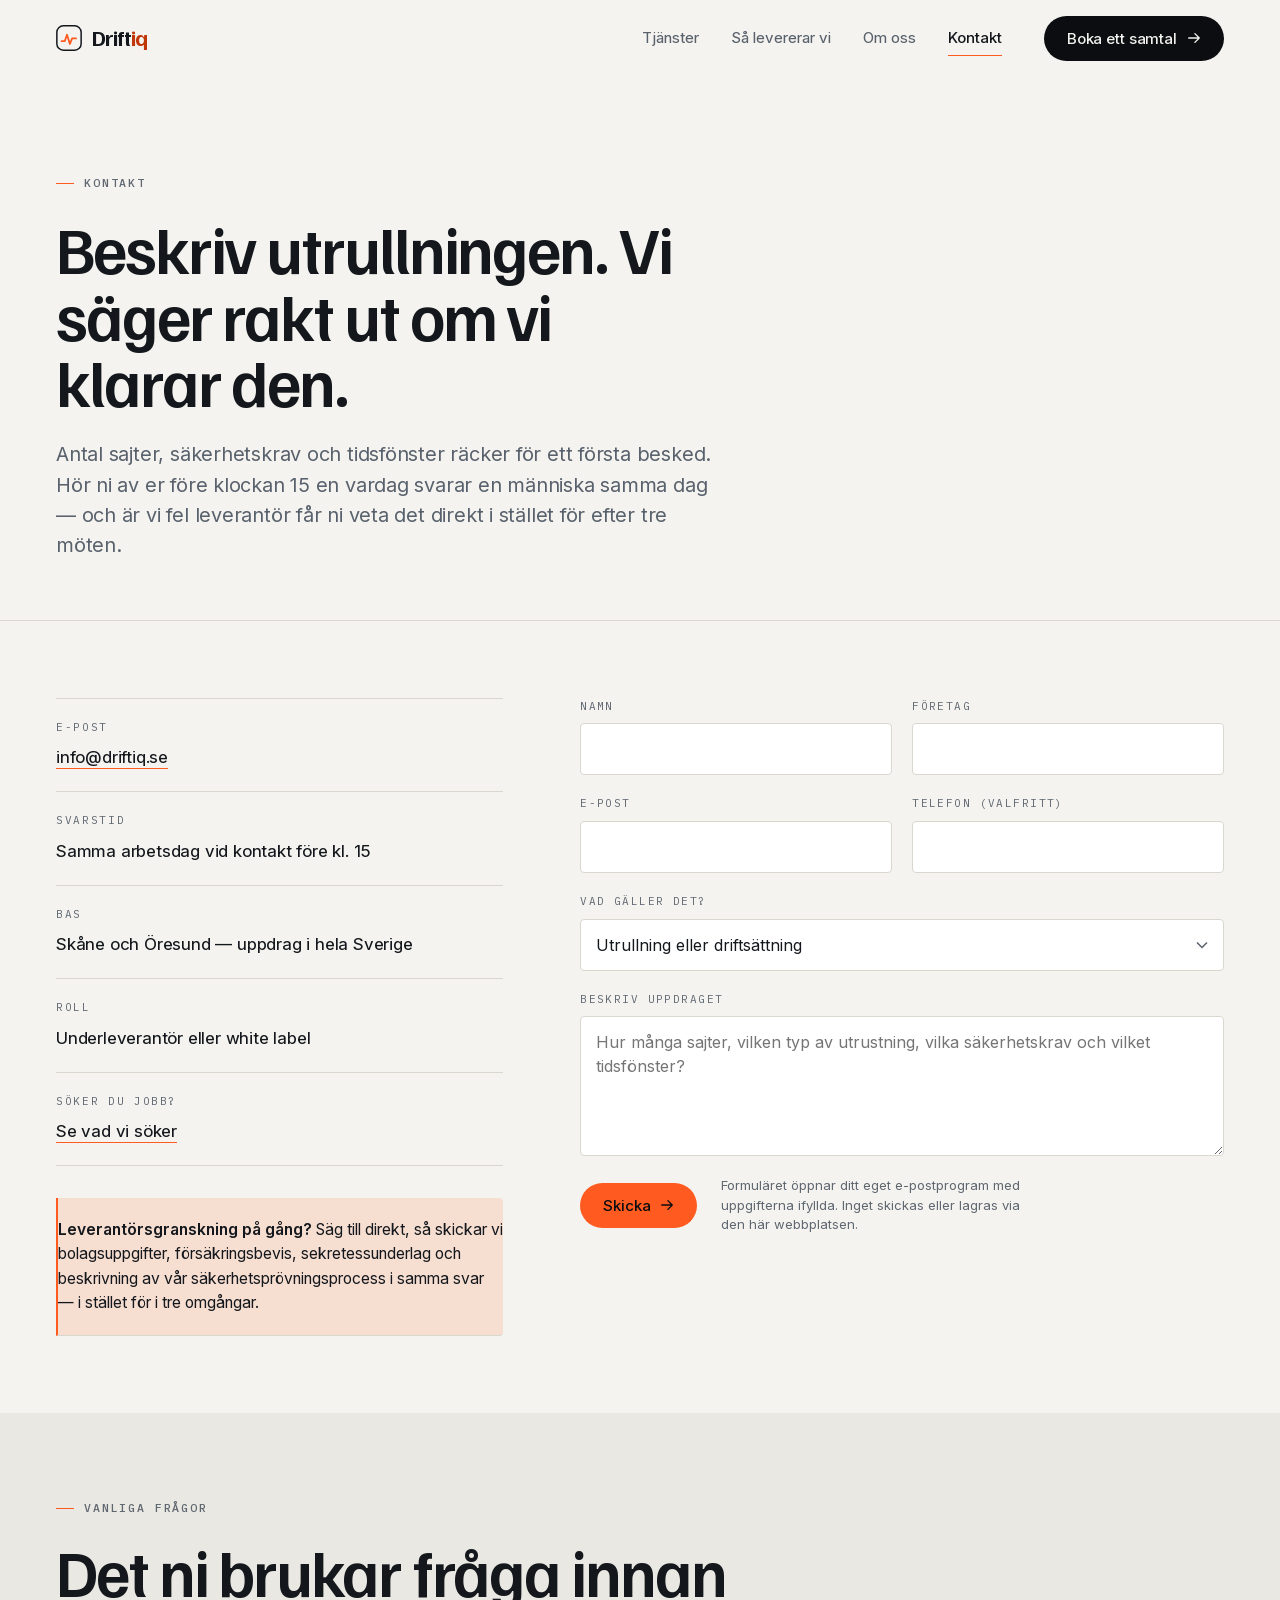
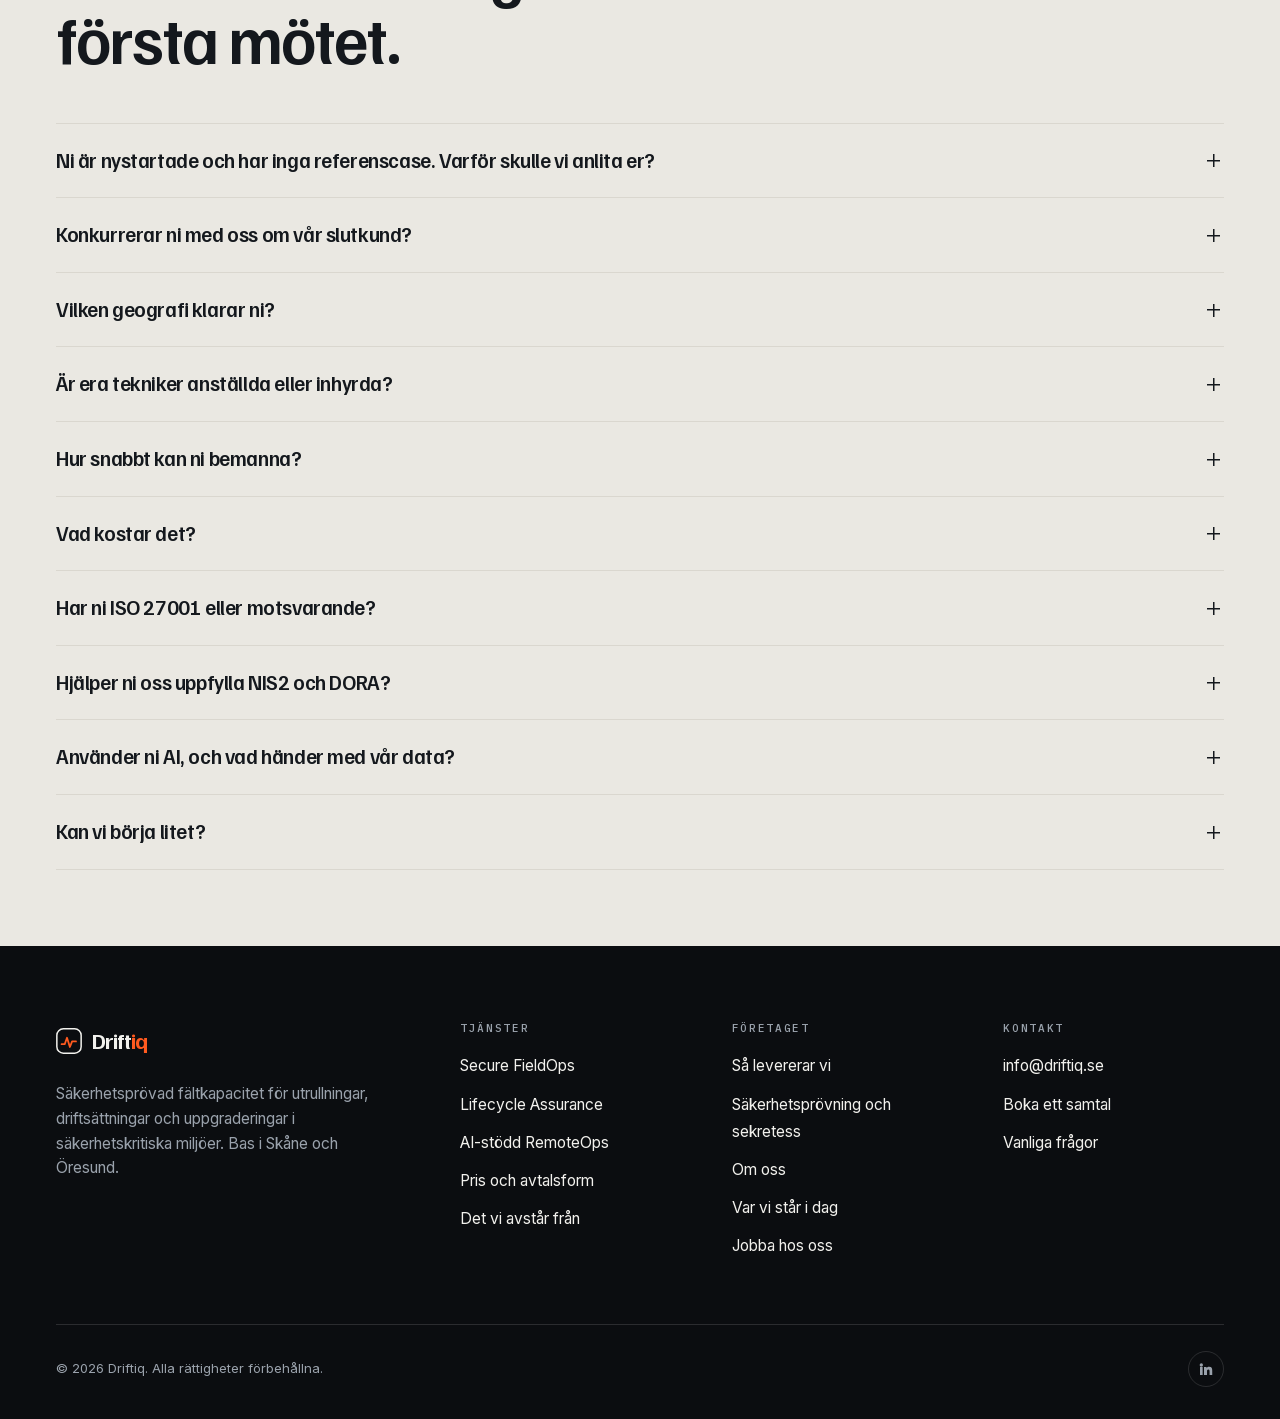
<file: kontakt.html>
<!DOCTYPE html>
<html lang="sv">
<head>
<meta charset="utf-8">
<meta name="viewport" content="width=device-width, initial-scale=1">
<title>Kontakt — Driftiq</title>
<meta name="description" content="Beskriv utrullningen, så säger vi rakt ut om vi klarar den. Svar från en människa samma arbetsdag.">
<link rel="canonical" href="https://driftiq.se/kontakt.html">
<meta name="theme-color" content="#F4F3EF">
<meta property="og:type" content="website">
<meta property="og:locale" content="sv_SE">
<meta property="og:site_name" content="Driftiq">
<meta property="og:title" content="Kontakt — Driftiq">
<meta property="og:description" content="Beskriv utrullningen, så säger vi rakt ut om vi klarar den. Svar från en människa samma arbetsdag.">
<meta property="og:url" content="https://driftiq.se/kontakt.html">

<link rel="icon" href="assets/favicon.svg" type="image/svg+xml">
<link rel="preload" href="assets/fonts/familjen-grotesk-latin-ddca6da8.woff2" as="font" type="font/woff2" crossorigin>
<link rel="preload" href="assets/fonts/inter-latin-1dc044f4.woff2" as="font" type="font/woff2" crossorigin>
<script>document.documentElement.classList.add('js');</script>
<link rel="stylesheet" href="css/fonts.css">
<link rel="stylesheet" href="css/driftiq.css">
</head>
<body>

<a class="skip" href="#innehall">Hoppa till innehåll</a>

<header class="masthead">
  <div class="shell masthead__inner">
    <a class="wordmark" href="index.html" aria-label="Driftiq — startsida">
      <svg class="wordmark__glyph" viewBox="0 0 26 26" aria-hidden="true">
        <rect x=".85" y=".85" width="24.3" height="24.3" rx="6.5" fill="none" stroke="currentColor" stroke-width="1.5"/>
        <path d="M5.6 16.2h3.1l2.3-6.4 2.9 9.2 2.2-5.6h3.9" fill="none" stroke="#FF5A1F" stroke-width="1.8" stroke-linecap="round" stroke-linejoin="round"/>
      </svg>
      <span>Drift<span class="wordmark__q">iq</span></span>
    </a>

    <nav class="mainnav" aria-label="Huvudmeny">
      <a href="tjanster.html">Tjänster</a>
      <a href="sa-levererar-vi.html">Så levererar vi</a>
      <a href="om-oss.html">Om oss</a>
      <a href="kontakt.html" aria-current="page">Kontakt</a>
    </nav>

    <div class="masthead__cta">
      <a class="btn btn--ink" href="kontakt.html">
        Boka ett samtal
        <svg width="14" height="14" viewBox="0 0 16 16" fill="none" aria-hidden="true"><path d="M2 8h12M9 3l5 5-5 5" stroke="currentColor" stroke-width="1.6" stroke-linecap="round" stroke-linejoin="round"/></svg>
      </a>
      <button class="burger" type="button" aria-label="Öppna meny" aria-expanded="false" aria-controls="drawer"><span></span></button>
    </div>
  </div>
</header>

<nav class="drawer" id="drawer" aria-label="Mobilmeny">
  <a href="tjanster.html">Tjänster</a>
  <a href="sa-levererar-vi.html">Så levererar vi</a>
  <a href="om-oss.html">Om oss</a>
  <a href="kontakt.html">Kontakt</a>
  <a class="btn btn--signal" href="kontakt.html">
    Boka ett samtal
    <svg width="14" height="14" viewBox="0 0 16 16" fill="none" aria-hidden="true"><path d="M2 8h12M9 3l5 5-5 5" stroke="currentColor" stroke-width="1.6" stroke-linecap="round" stroke-linejoin="round"/></svg>
  </a>
</nav>

<main id="innehall">

<section class="phero">
  <div class="shell">
    <p class="tag">Kontakt</p>
    <h1 class="display-l">Beskriv utrullningen. Vi säger rakt ut om vi klarar den.</h1>
    <p class="lede">Antal sajter, säkerhetskrav och tidsfönster räcker för ett första besked. Hör ni av er före klockan 15 en vardag svarar en människa samma dag — och är vi fel leverantör får ni veta det direkt i stället för efter tre möten.</p>
  </div>
</section>

<section class="band band--tight">
  <div class="shell contact">

    <div class="contactinfo" data-reveal>
      <dl>
        <div>
          <dt>E-post</dt>
          <dd><a href="mailto:info@driftiq.se">info@driftiq.se</a></dd>
        </div>
        <div>
          <dt>Svarstid</dt>
          <dd>Samma arbetsdag vid kontakt före kl. 15</dd>
        </div>
        <div>
          <dt>Bas</dt>
          <dd>Skåne och Öresund — uppdrag i hela Sverige</dd>
        </div>
        <div>
          <dt>Roll</dt>
          <dd>Underleverantör eller white label</dd>
        </div>
        <div>
          <dt>Söker du jobb?</dt>
          <dd><a href="om-oss.html#jobb">Se vad vi söker</a></dd>
        </div>
      </dl>

      <!--
        Att fylla i när ni har det på plats: telefonnummer, besöksadress,
        organisationsnummer och uppgift om godkänd F-skatt. Inköpare och
        partneransvariga frågar efter det, och det gör sidan mer trovärdig.
      -->

      <div class="note" style="margin-top:32px">
        <strong>Leverantörsgranskning på gång?</strong> Säg till direkt, så skickar vi bolagsuppgifter, försäkringsbevis, sekretessunderlag och beskrivning av vår säkerhetsprövningsprocess i samma svar — i stället för i tre omgångar.
      </div>
    </div>

    <div data-reveal>
      <form id="kontaktformular" novalidate>
        <div class="field--pair">
          <div class="field">
            <label for="namn">Namn</label>
            <input id="namn" name="namn" type="text" autocomplete="name" required>
          </div>
          <div class="field">
            <label for="foretag">Företag</label>
            <input id="foretag" name="foretag" type="text" autocomplete="organization" required>
          </div>
        </div>

        <div class="field--pair">
          <div class="field">
            <label for="epost">E-post</label>
            <input id="epost" name="epost" type="email" autocomplete="email" required>
          </div>
          <div class="field">
            <label for="telefon">Telefon (valfritt)</label>
            <input id="telefon" name="telefon" type="tel" autocomplete="tel">
          </div>
        </div>

        <div class="field">
          <label for="arende">Vad gäller det?</label>
          <select id="arende" name="arende" required>
            <option value="Utrullning eller driftsattning (Secure FieldOps)">Utrullning eller driftsättning</option>
            <option value="Uppgradering eller retrofit i falt">Uppgradering eller retrofit i fält</option>
            <option value="White label-faltkapacitet at oss som integrator">White label-fältkapacitet åt oss som integratör</option>
            <option value="Lifecycle Assurance - pilot">Lifecycle Assurance — pilot</option>
            <option value="Leverantorsgranskning eller upphandling">Leverantörsgranskning eller upphandling</option>
            <option value="Vet inte an - hjalp oss reda ut det">Vet inte än — hjälp oss reda ut det</option>
          </select>
        </div>

        <div class="field">
          <label for="meddelande">Beskriv uppdraget</label>
          <textarea id="meddelande" name="meddelande" required placeholder="Hur många sajter, vilken typ av utrustning, vilka säkerhetskrav och vilket tidsfönster?"></textarea>
        </div>

        <div class="formfoot">
          <button class="btn btn--signal" type="submit">
            Skicka
            <svg width="14" height="14" viewBox="0 0 16 16" fill="none" aria-hidden="true"><path d="M2 8h12M9 3l5 5-5 5" stroke="currentColor" stroke-width="1.6" stroke-linecap="round" stroke-linejoin="round"/></svg>
          </button>
          <small>Formuläret öppnar ditt eget e-postprogram med uppgifterna ifyllda. Inget skickas eller lagras via den här webbplatsen.</small>
        </div>

        <p class="formstatus" role="status" aria-live="polite"></p>
      </form>
    </div>

  </div>
</section>

<section class="band band--tight band--sunk" id="vanliga-fragor">
  <div class="shell">
    <div class="shead shead--stack" data-reveal>
      <p class="tag">Vanliga frågor</p>
      <h2 class="display-l shead__title">Det ni brukar fråga innan första mötet.</h2>
    </div>

    <div class="faq" data-reveal>
      <details>
        <summary>Ni är nystartade och har inga referenscase. Varför skulle vi anlita er?</summary>
        <div>Det ska ni bara göra om ni kan börja i liten skala. Vårt förslag är därför alltid ett avgränsat, betalt första uppdrag — en sajt eller ett tydligt moment — där ni bedömer oss på faktiskt utfört arbete i stället för på en referenslista. Behöver ni en leverantör med lång dokumenterad historik från dag ett är vi fel val, och det säger vi hellre nu än på tredje mötet.</div>
      </details>
      <details>
        <summary>Konkurrerar ni med oss om vår slutkund?</summary>
        <div>Nej. Vi levererar kapacitet till er, som underleverantör eller under ert varumärke. Vi tar inte kontakt med er slutkund vid sidan av er, varken under uppdraget eller efteråt, och vi skriver gärna in det i avtalet. Hela vår affärsmodell bygger på att ni vågar släppa in oss i era kundrelationer.</div>
      </details>
      <details>
        <summary>Vilken geografi klarar ni?</summary>
        <div>Egen fältstyrka finns i Skåne och Öresund, där vi kan åta oss löpande arbete med korta inställelsetider. Utrullningar och projekt tar vi i hela Sverige, med resande tekniker eller tillsammans med partner vi själva har arbetat med. Har ni sajter vi inte kan bemanna på ett bra sätt säger vi det innan avtal skrivs.</div>
      </details>
      <details>
        <summary>Är era tekniker anställda eller inhyrda?</summary>
        <div>Anställda hos oss. Det är en av de få saker som faktiskt skiljer oss från ett bemanningsbolag: vi kan säkerhetspröva, utbilda på era rutiner och hålla samma personer i uppdraget över tid. Behöver vi byta någon meddelar vi det i förväg med överlämning.</div>
      </details>
      <details>
        <summary>Hur snabbt kan ni bemanna?</summary>
        <div>Det beror på säkerhetskraven. Ett uppdrag som kräver full säkerhetsprövning och kundspecifik utbildning kan inte startas nästa vecka, och vi tänker inte påstå det. Vi ger en realistisk startpunkt redan på första samtalet och binder oss inte till ett datum vi inte kan hålla.</div>
      </details>
      <details>
        <summary>Vad kostar det?</summary>
        <div>Löpande fältkapacitet debiteras per timme och tekniker, satt efter kompetensnivå och säkerhetskrav. Avgränsade uppdrag får fast pris per sajt eller milstolpe när omfattningen går att definiera. Lifecycle Assurance säljs som månadsavgift med inkluderad volym. Resa, bil och boende hanteras separat och göms aldrig i timpriset. Pris lämnas alltid skriftligt innan arbetet startar.</div>
      </details>
      <details>
        <summary>Har ni ISO 27001 eller motsvarande?</summary>
        <div>Nej. Vi har inga ISO-certifieringar i dag och påstår inte att vi har det. Vi bygger den process- och kvalitetsdokumentation som ska leda dit och säger till när certifieringen finns. Under tiden kan vi visa säkerhetsprövning, sekretessförbindelser, checklistor och evidensrapporter — det som faktiskt existerar.</div>
      </details>
      <details>
        <summary>Hjälper ni oss uppfylla NIS2 och DORA?</summary>
        <div>Vi stödjer er efterlevnad genom säkerhetsprövad personal och spårbar dokumentation av utfört arbete, vilket är det leveranskedjan granskas på. Men vi är inte själva certifierade enligt NIS2 eller DORA, och den skillnaden ska ni känna till innan ni skriver in oss i något regelverksunderlag.</div>
      </details>
      <details>
        <summary>Använder ni AI, och vad händer med vår data?</summary>
        <div>Vi använder automatisering och språkmodeller i vår egen leverans — för dokumentation, kunskapssökning och avvikelseanalys. Ingen AI fattar säkerhetskritiska beslut; en människa godkänner och godkännandet loggas. Er data används inte för träning eller korsvis analys utan uttryckligt avtal. Vi säljer ingen AI-produkt.</div>
      </details>
      <details>
        <summary>Kan vi börja litet?</summary>
        <div>Ja, och vi föredrar det. En sajt, ett avgränsat moment, fast pris och full evidens när det är klart. Det är billigare för er att testa oss så än att förhandla ett stort avtal med en leverantör ingen av oss ännu har underlag för att bedöma.</div>
      </details>
    </div>
  </div>
</section>

</main>

<footer class="footer">
  <div class="shell">
    <div class="footer__grid">
      <div>
        <a class="wordmark" href="index.html" aria-label="Driftiq — startsida">
          <svg class="wordmark__glyph" viewBox="0 0 26 26" aria-hidden="true">
        <rect x=".85" y=".85" width="24.3" height="24.3" rx="6.5" fill="none" stroke="currentColor" stroke-width="1.5"/>
        <path d="M5.6 16.2h3.1l2.3-6.4 2.9 9.2 2.2-5.6h3.9" fill="none" stroke="#FF5A1F" stroke-width="1.8" stroke-linecap="round" stroke-linejoin="round"/>
      </svg>
          <span>Drift<span class="wordmark__q">iq</span></span>
        </a>
        <p class="footer__blurb">Säkerhetsprövad fältkapacitet för utrullningar, driftsättningar och uppgraderingar i säkerhetskritiska miljöer. Bas i Skåne och Öresund.</p>
      </div>

      <div>
        <h4>Tjänster</h4>
        <ul>
          <li><a href="tjanster.html#fieldops">Secure FieldOps</a></li>
          <li><a href="tjanster.html#lifecycle">Lifecycle Assurance</a></li>
          <li><a href="tjanster.html#remoteops">AI-stödd RemoteOps</a></li>
          <li><a href="tjanster.html#pris">Pris och avtalsform</a></li>
          <li><a href="tjanster.html#avstar">Det vi avstår från</a></li>
        </ul>
      </div>

      <div>
        <h4>Företaget</h4>
        <ul>
          <li><a href="sa-levererar-vi.html">Så levererar vi</a></li>
          <li><a href="sa-levererar-vi.html#sakerhet">Säkerhetsprövning och sekretess</a></li>
          <li><a href="om-oss.html">Om oss</a></li>
          <li><a href="om-oss.html#lage">Var vi står i dag</a></li>
          <li><a href="om-oss.html#jobb">Jobba hos oss</a></li>
        </ul>
      </div>

      <div>
        <h4>Kontakt</h4>
        <ul>
          <li><a href="mailto:info@driftiq.se">info@driftiq.se</a></li>
          <li><a href="kontakt.html">Boka ett samtal</a></li>
          <li><a href="kontakt.html#vanliga-fragor">Vanliga frågor</a></li>
        </ul>
      </div>
    </div>

    <div class="footer__base">
      <span>© <span data-year>2026</span> Driftiq. Alla rättigheter förbehållna.</span>
      <div class="social">
        <a href="https://www.linkedin.com/" rel="noopener" target="_blank" aria-label="Driftiq på LinkedIn">
          <svg width="16" height="16" viewBox="0 0 24 24" fill="currentColor" aria-hidden="true"><path d="M4.98 3.5a2.5 2.5 0 1 1 0 5 2.5 2.5 0 0 1 0-5zM3 9h4v12H3zM9 9h3.8v1.7h.05c.53-.95 1.83-1.95 3.77-1.95 4 0 4.74 2.5 4.74 5.76V21h-4v-5.3c0-1.26-.02-2.9-1.77-2.9-1.77 0-2.04 1.38-2.04 2.8V21H9z"/></svg>
        </a>
      </div>
    </div>
  </div>
</footer>

<script src="js/driftiq.js" defer></script>
</body>
</html>
</file>
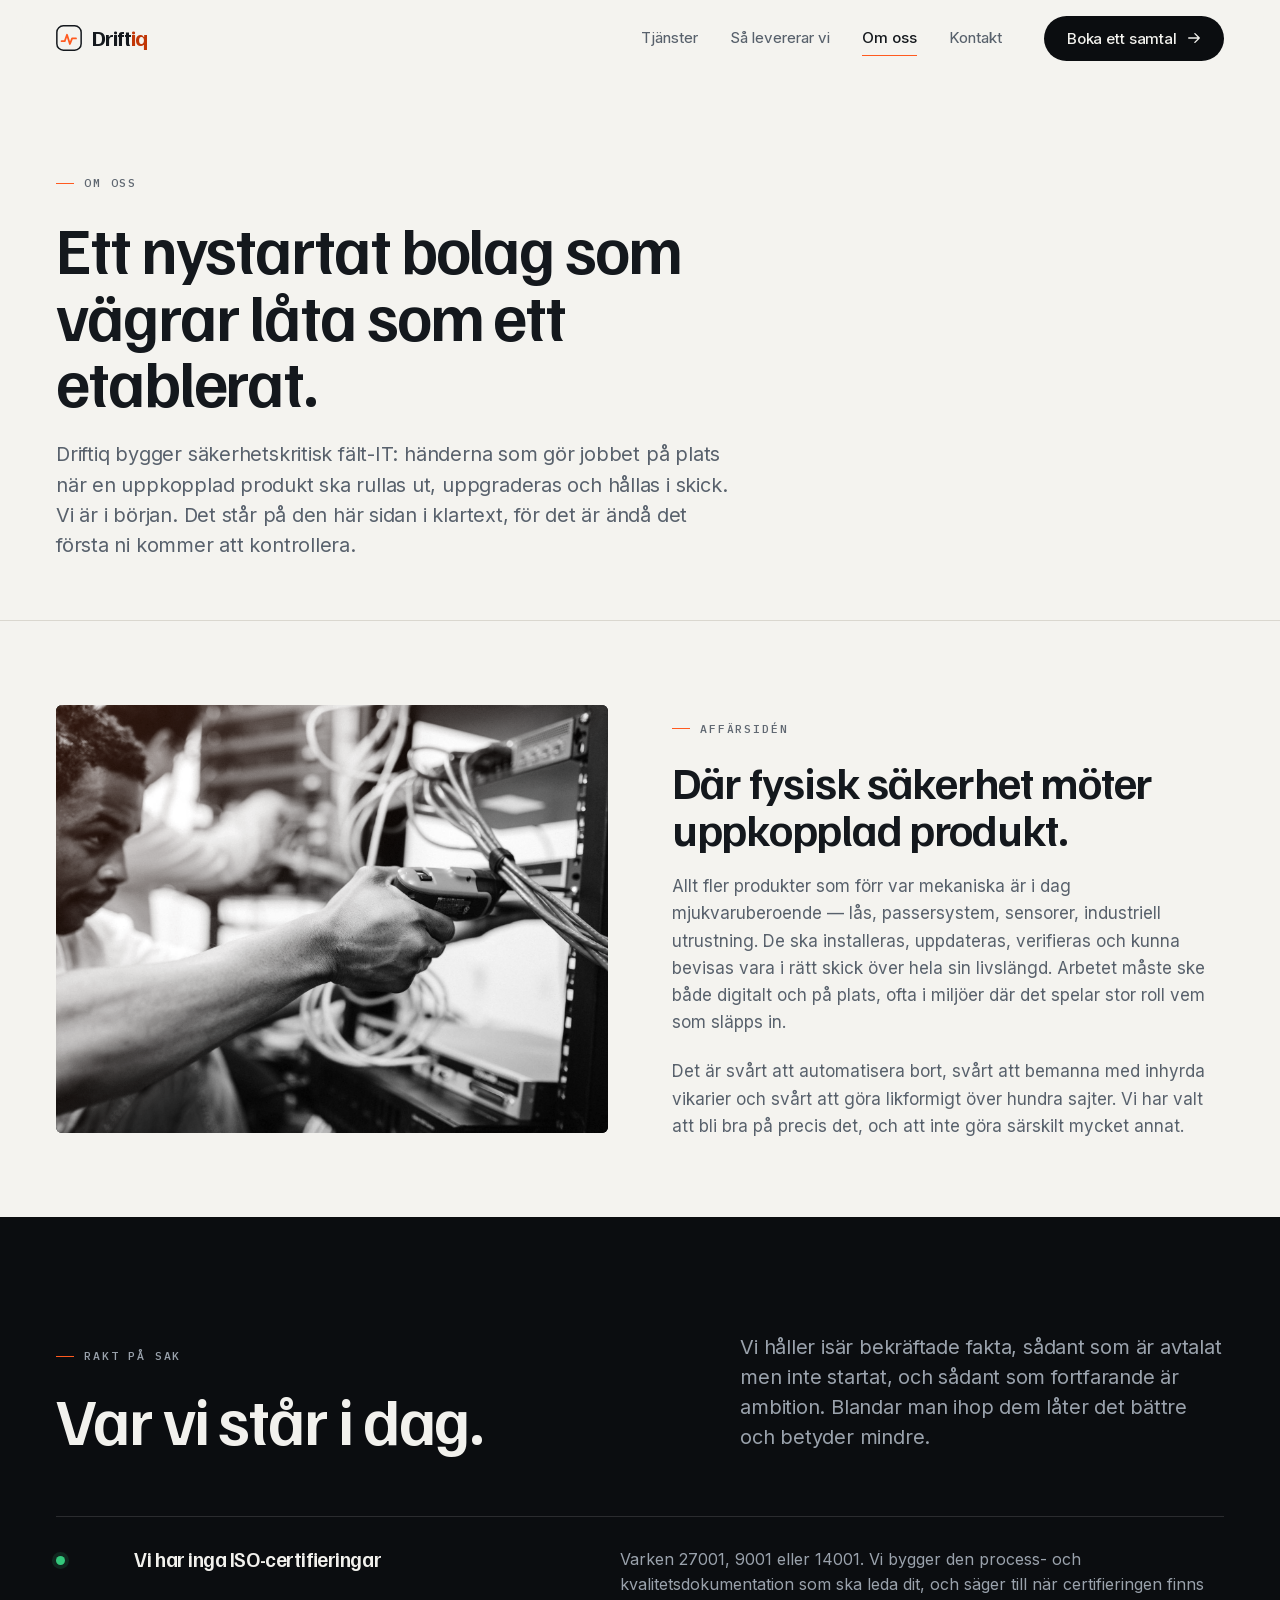
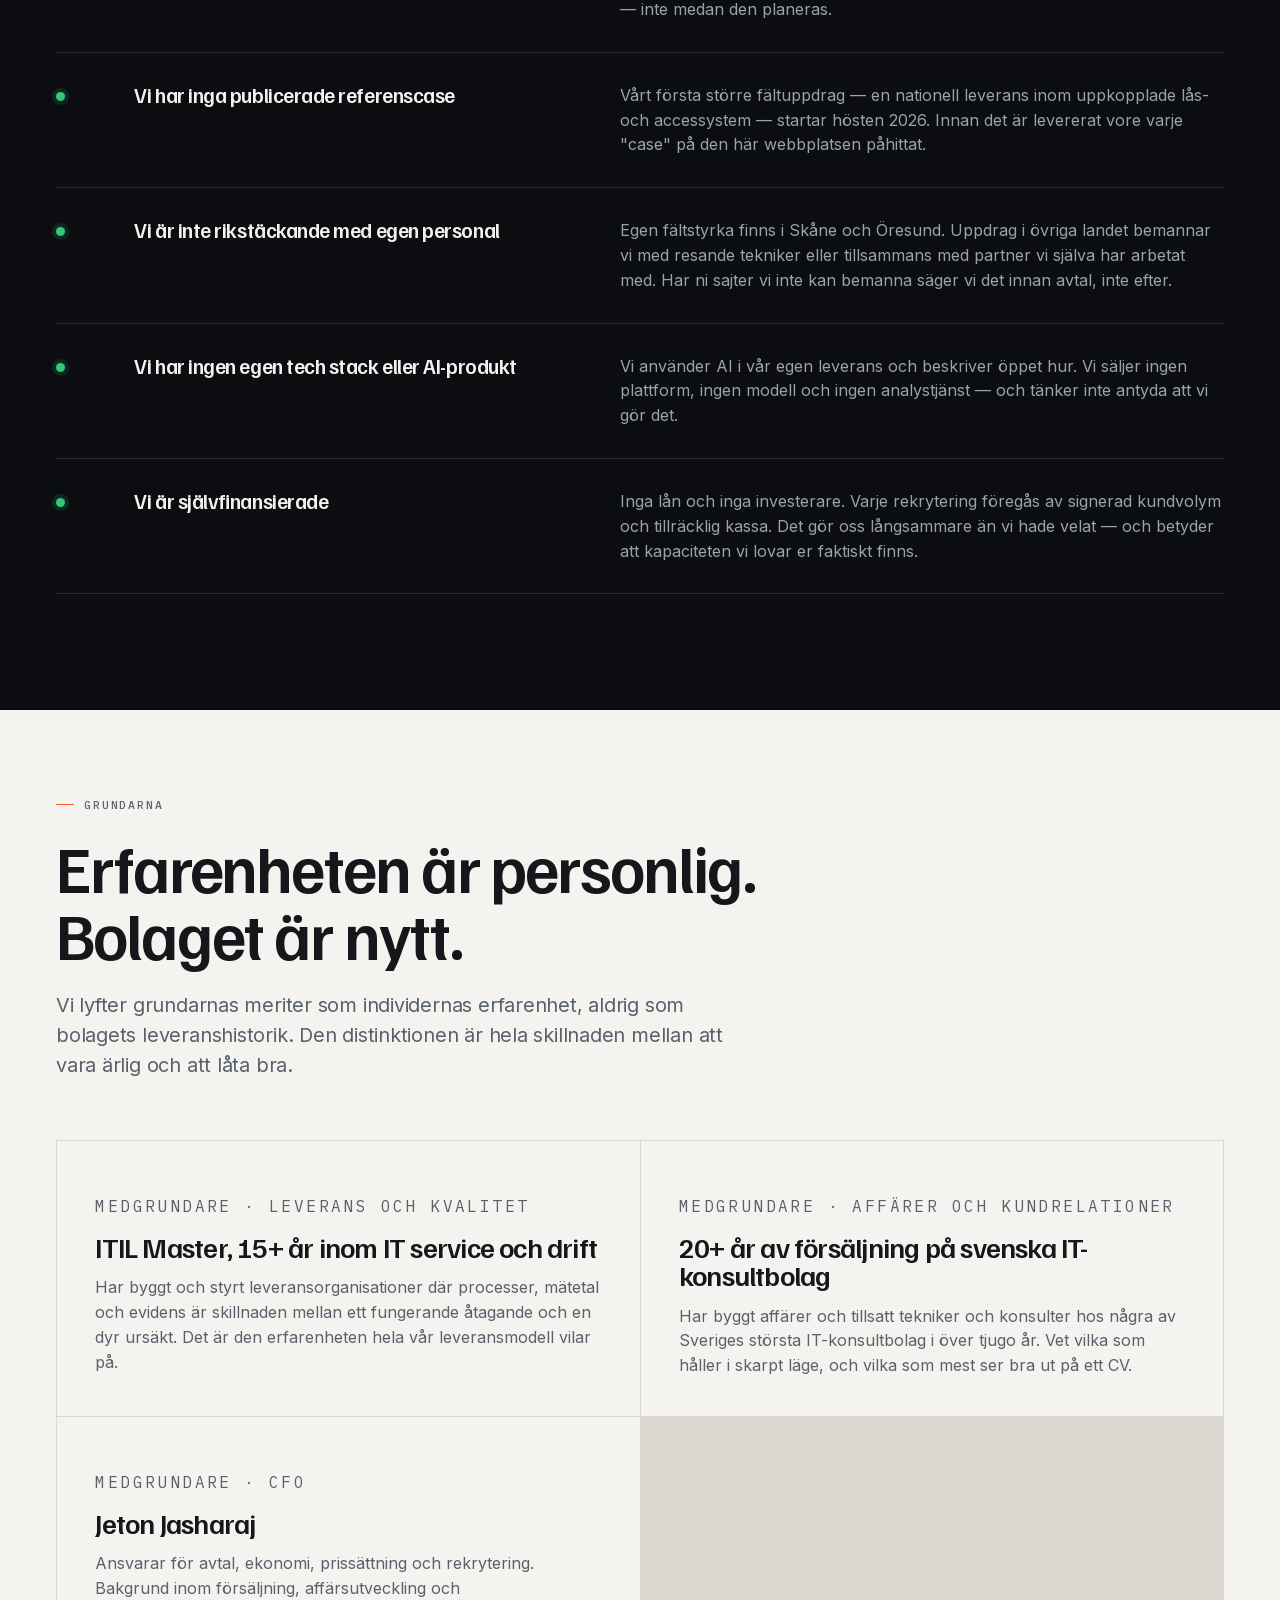
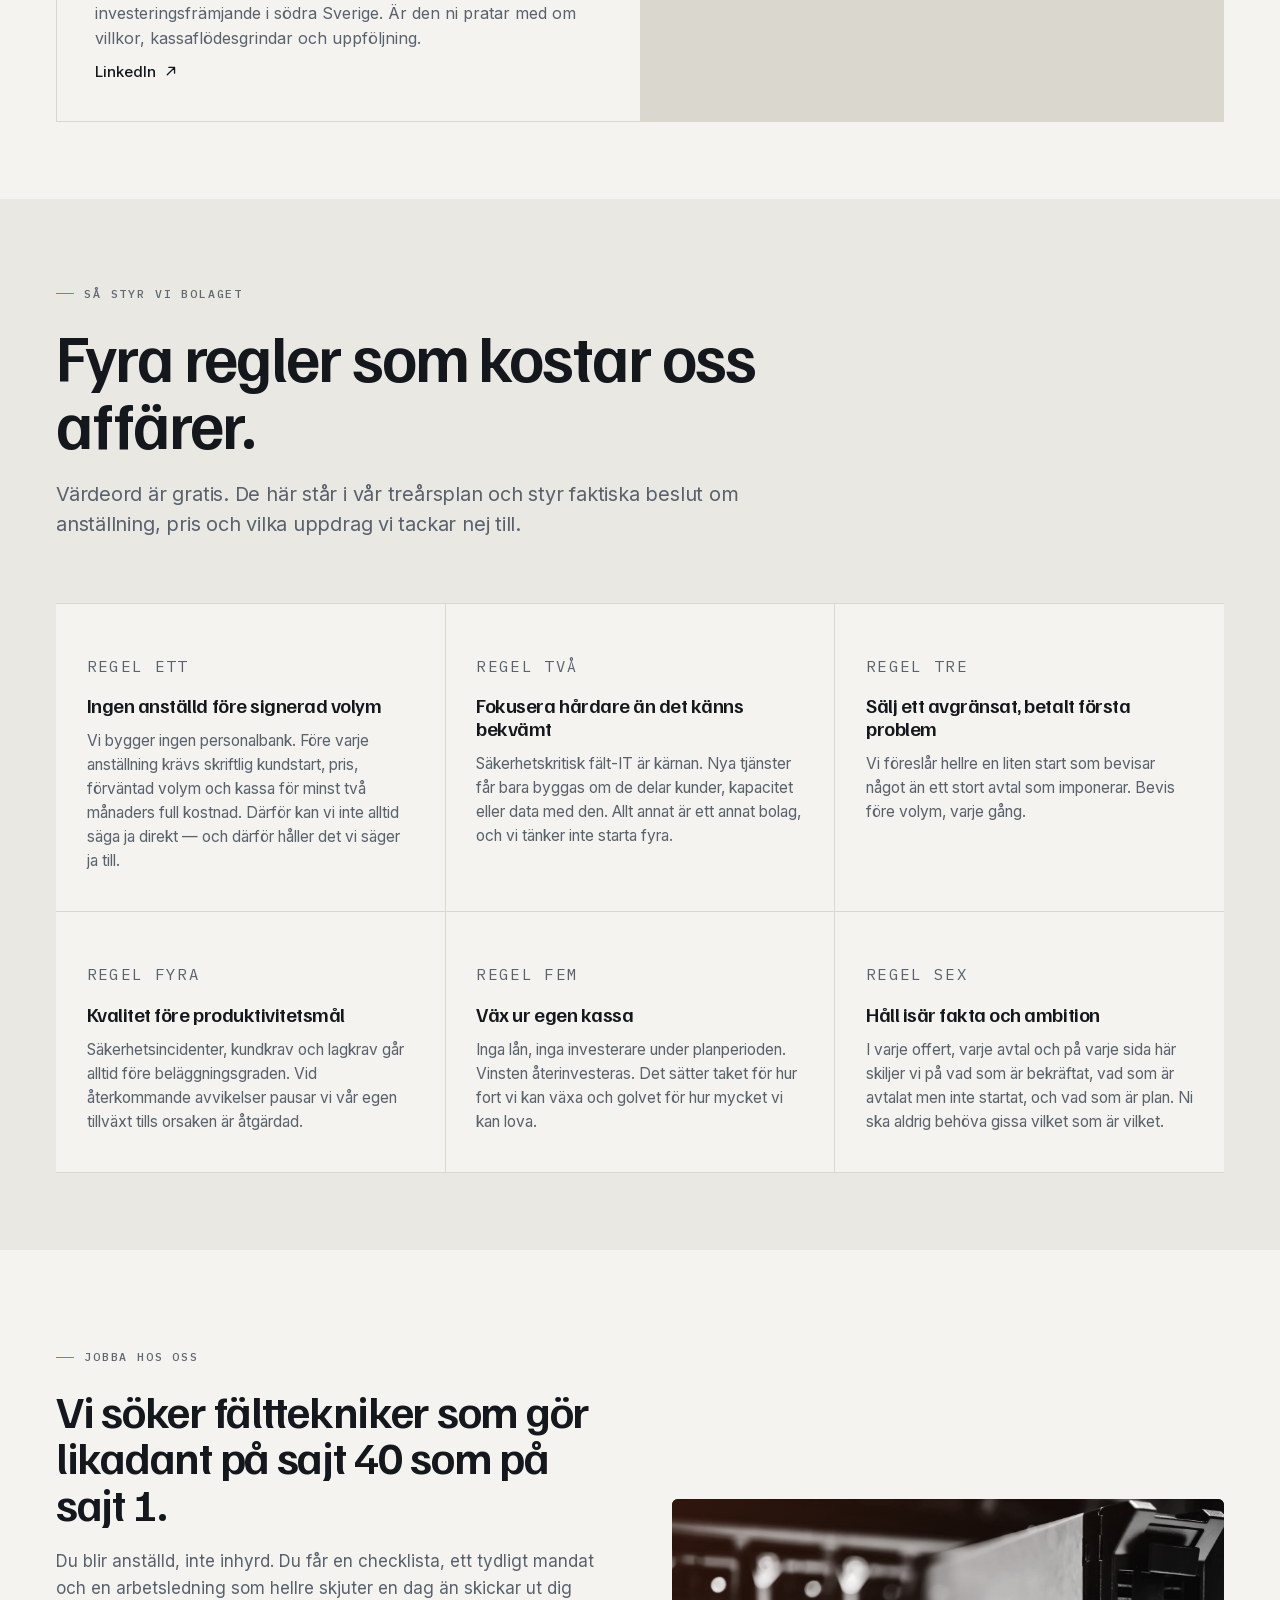
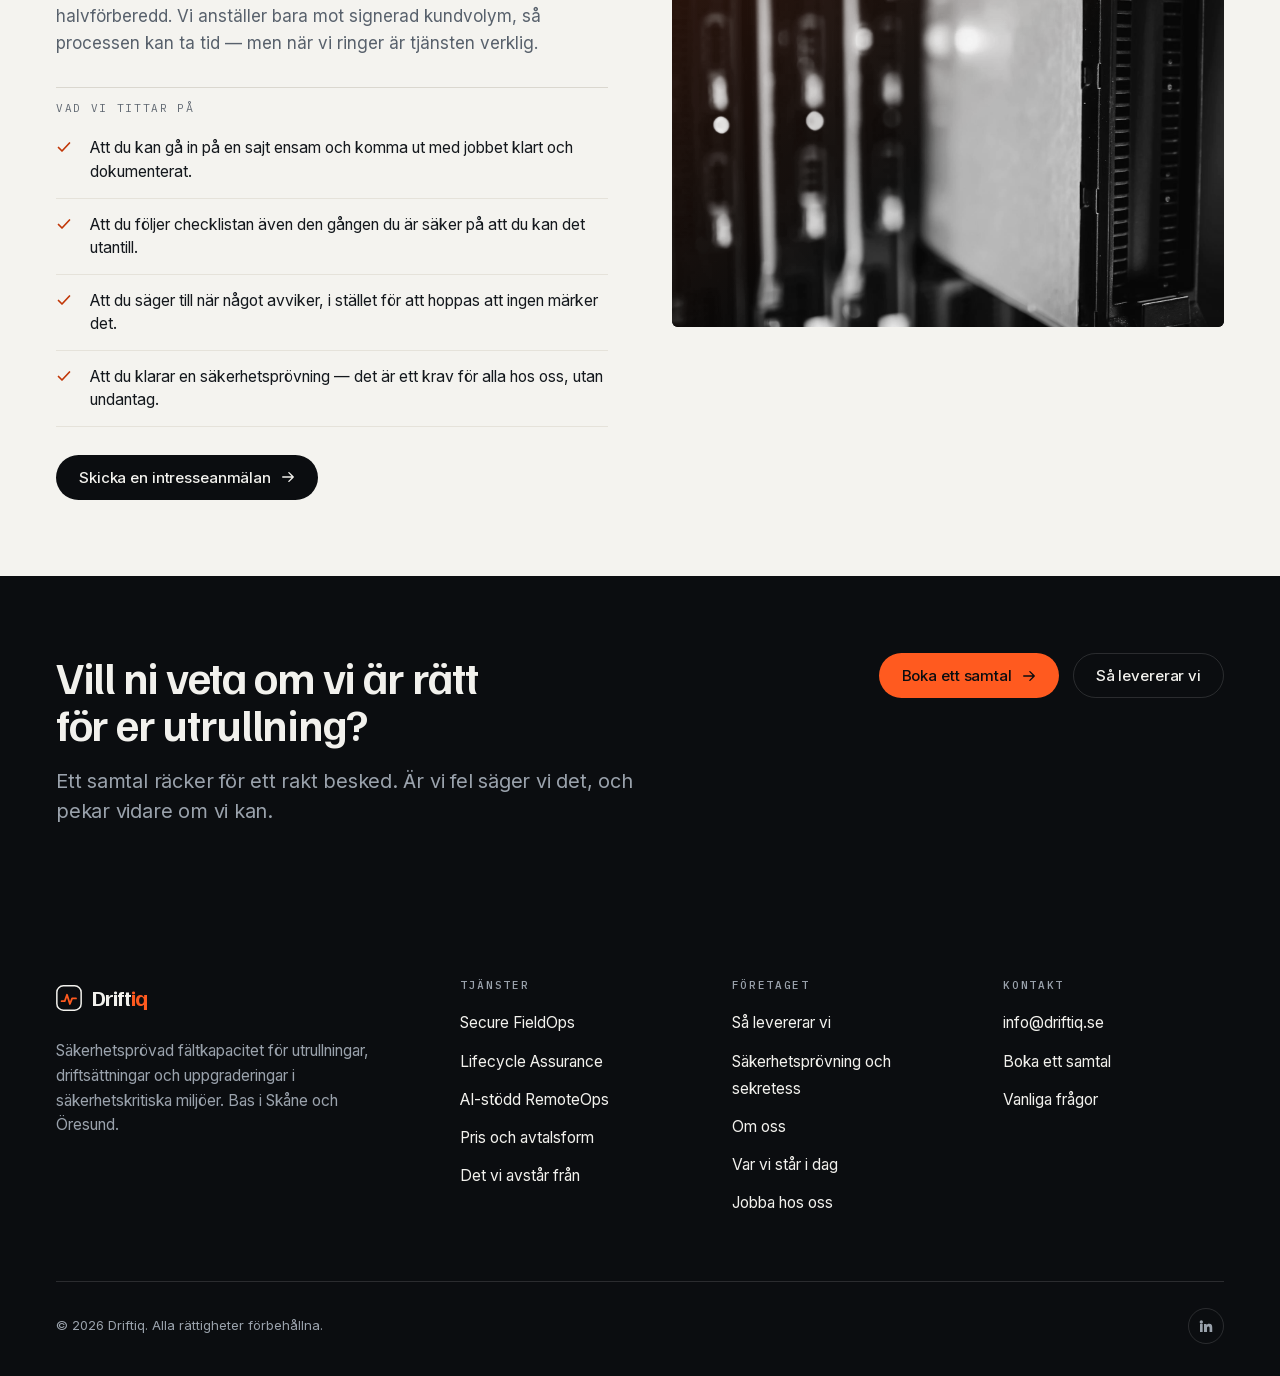
<file: om-oss.html>
<!DOCTYPE html>
<html lang="sv">
<head>
<meta charset="utf-8">
<meta name="viewport" content="width=device-width, initial-scale=1">
<title>Om oss — Driftiq</title>
<meta name="description" content="Driftiq bygger säkerhetskritisk fält-IT från Skåne. Var vi står i dag, grundarnas meriter och de regler som styr hur vi växer.">
<link rel="canonical" href="https://driftiq.se/om-oss.html">
<meta name="theme-color" content="#F4F3EF">
<meta property="og:type" content="website">
<meta property="og:locale" content="sv_SE">
<meta property="og:site_name" content="Driftiq">
<meta property="og:title" content="Om oss — Driftiq">
<meta property="og:description" content="Driftiq bygger säkerhetskritisk fält-IT från Skåne. Var vi står i dag, grundarnas meriter och de regler som styr hur vi växer.">
<meta property="og:url" content="https://driftiq.se/om-oss.html">

<link rel="icon" href="assets/favicon.svg" type="image/svg+xml">
<link rel="preload" href="assets/fonts/familjen-grotesk-latin-ddca6da8.woff2" as="font" type="font/woff2" crossorigin>
<link rel="preload" href="assets/fonts/inter-latin-1dc044f4.woff2" as="font" type="font/woff2" crossorigin>
<script>document.documentElement.classList.add('js');</script>
<link rel="stylesheet" href="css/fonts.css">
<link rel="stylesheet" href="css/driftiq.css">
</head>
<body>

<a class="skip" href="#innehall">Hoppa till innehåll</a>

<header class="masthead">
  <div class="shell masthead__inner">
    <a class="wordmark" href="index.html" aria-label="Driftiq — startsida">
      <svg class="wordmark__glyph" viewBox="0 0 26 26" aria-hidden="true">
        <rect x=".85" y=".85" width="24.3" height="24.3" rx="6.5" fill="none" stroke="currentColor" stroke-width="1.5"/>
        <path d="M5.6 16.2h3.1l2.3-6.4 2.9 9.2 2.2-5.6h3.9" fill="none" stroke="#FF5A1F" stroke-width="1.8" stroke-linecap="round" stroke-linejoin="round"/>
      </svg>
      <span>Drift<span class="wordmark__q">iq</span></span>
    </a>

    <nav class="mainnav" aria-label="Huvudmeny">
      <a href="tjanster.html">Tjänster</a>
      <a href="sa-levererar-vi.html">Så levererar vi</a>
      <a href="om-oss.html" aria-current="page">Om oss</a>
      <a href="kontakt.html">Kontakt</a>
    </nav>

    <div class="masthead__cta">
      <a class="btn btn--ink" href="kontakt.html">
        Boka ett samtal
        <svg width="14" height="14" viewBox="0 0 16 16" fill="none" aria-hidden="true"><path d="M2 8h12M9 3l5 5-5 5" stroke="currentColor" stroke-width="1.6" stroke-linecap="round" stroke-linejoin="round"/></svg>
      </a>
      <button class="burger" type="button" aria-label="Öppna meny" aria-expanded="false" aria-controls="drawer"><span></span></button>
    </div>
  </div>
</header>

<nav class="drawer" id="drawer" aria-label="Mobilmeny">
  <a href="tjanster.html">Tjänster</a>
  <a href="sa-levererar-vi.html">Så levererar vi</a>
  <a href="om-oss.html">Om oss</a>
  <a href="kontakt.html">Kontakt</a>
  <a class="btn btn--signal" href="kontakt.html">
    Boka ett samtal
    <svg width="14" height="14" viewBox="0 0 16 16" fill="none" aria-hidden="true"><path d="M2 8h12M9 3l5 5-5 5" stroke="currentColor" stroke-width="1.6" stroke-linecap="round" stroke-linejoin="round"/></svg>
  </a>
</nav>

<main id="innehall">

<section class="phero">
  <div class="shell">
    <p class="tag">Om oss</p>
    <h1 class="display-l">Ett nystartat bolag som vägrar låta som ett etablerat.</h1>
    <p class="lede">Driftiq bygger säkerhetskritisk fält-IT: händerna som gör jobbet på plats när en uppkopplad produkt ska rullas ut, uppgraderas och hållas i skick. Vi är i början. Det står på den här sidan i klartext, för det är ändå det första ni kommer att kontrollera.</p>
  </div>
</section>

<!-- ====================== Affären ====================== -->
<section class="band band--tight">
  <div class="shell duo">
    <div class="duo__media">
      <img src="assets/img/it-technician.jpg" alt="Tekniker som drar nätverkskablar i ett rack" loading="lazy" decoding="async" width="1920" height="1280">
    </div>
    <div class="duo__text">
      <p class="tag">Affärsidén</p>
      <h2 class="display-m">Där fysisk säkerhet möter uppkopplad produkt.</h2>
      <p class="prose">Allt fler produkter som förr var mekaniska är i dag mjukvaruberoende — lås, passersystem, sensorer, industriell utrustning. De ska installeras, uppdateras, verifieras och kunna bevisas vara i rätt skick över hela sin livslängd. Arbetet måste ske både digitalt och på plats, ofta i miljöer där det spelar stor roll vem som släpps in.</p>
      <p class="prose">Det är svårt att automatisera bort, svårt att bemanna med inhyrda vikarier och svårt att göra likformigt över hundra sajter. Vi har valt att bli bra på precis det, och att inte göra särskilt mycket annat.</p>
    </div>
  </div>
</section>

<!-- ====================== Läget ====================== -->
<section class="band band--ink" id="lage">
  <div class="shell">
    <div class="shead" data-reveal>
      <div>
        <p class="tag">Rakt på sak</p>
        <h2 class="display-l shead__title">Var vi står i dag.</h2>
      </div>
      <p class="lede">Vi håller isär bekräftade fakta, sådant som är avtalat men inte startat, och sådant som fortfarande är ambition. Blandar man ihop dem låter det bättre och betyder mindre.</p>
    </div>

    <div class="commits" data-reveal>
      <div class="commit">
        <span class="commit__dot" aria-hidden="true"></span>
        <h3 class="commit__t">Vi har inga ISO-certifieringar</h3>
        <p class="commit__d">Varken 27001, 9001 eller 14001. Vi bygger den process- och kvalitetsdokumentation som ska leda dit, och säger till när certifieringen finns — inte medan den planeras.</p>
      </div>
      <div class="commit">
        <span class="commit__dot" aria-hidden="true"></span>
        <h3 class="commit__t">Vi har inga publicerade referenscase</h3>
        <p class="commit__d">Vårt första större fältuppdrag — en nationell leverans inom uppkopplade lås- och accessystem — startar hösten 2026. Innan det är levererat vore varje "case" på den här webbplatsen påhittat.</p>
      </div>
      <div class="commit">
        <span class="commit__dot" aria-hidden="true"></span>
        <h3 class="commit__t">Vi är inte rikstäckande med egen personal</h3>
        <p class="commit__d">Egen fältstyrka finns i Skåne och Öresund. Uppdrag i övriga landet bemannar vi med resande tekniker eller tillsammans med partner vi själva har arbetat med. Har ni sajter vi inte kan bemanna säger vi det innan avtal, inte efter.</p>
      </div>
      <div class="commit">
        <span class="commit__dot" aria-hidden="true"></span>
        <h3 class="commit__t">Vi har ingen egen tech stack eller AI-produkt</h3>
        <p class="commit__d">Vi använder AI i vår egen leverans och beskriver öppet hur. Vi säljer ingen plattform, ingen modell och ingen analystjänst — och tänker inte antyda att vi gör det.</p>
      </div>
      <div class="commit">
        <span class="commit__dot" aria-hidden="true"></span>
        <h3 class="commit__t">Vi är självfinansierade</h3>
        <p class="commit__d">Inga lån och inga investerare. Varje rekrytering föregås av signerad kundvolym och tillräcklig kassa. Det gör oss långsammare än vi hade velat — och betyder att kapaciteten vi lovar er faktiskt finns.</p>
      </div>
    </div>
  </div>
</section>

<!-- ====================== Grundarna ====================== -->
<section class="band band--tight">
  <div class="shell">
    <div class="shead shead--stack" data-reveal>
      <p class="tag">Grundarna</p>
      <h2 class="display-l shead__title">Erfarenheten är personlig. Bolaget är nytt.</h2>
      <p class="lede" style="margin-top:22px">Vi lyfter grundarnas meriter som individernas erfarenhet, aldrig som bolagets leveranshistorik. Den distinktionen är hela skillnaden mellan att vara ärlig och att låta bra.</p>
    </div>

    <!--
      Att fylla i när ni är redo: grundarnas namn på de två första korten,
      och gärna porträttbilder. Texten fungerar som den är tills dess.
    -->
    <div class="people">
      <article class="person" data-reveal>
        <p class="person__role">Medgrundare · Leverans och kvalitet</p>
        <h3>ITIL Master, 15+ år inom IT service och drift</h3>
        <p>Har byggt och styrt leveransorganisationer där processer, mätetal och evidens är skillnaden mellan ett fungerande åtagande och en dyr ursäkt. Det är den erfarenheten hela vår leveransmodell vilar på.</p>
      </article>
      <article class="person" data-reveal>
        <p class="person__role">Medgrundare · Affärer och kundrelationer</p>
        <h3>20+ år av försäljning på svenska IT-konsultbolag</h3>
        <p>Har byggt affärer och tillsatt tekniker och konsulter hos några av Sveriges största IT-konsultbolag i över tjugo år. Vet vilka som håller i skarpt läge, och vilka som mest ser bra ut på ett CV.</p>
      </article>
      <article class="person" data-reveal>
        <p class="person__role">Medgrundare · CFO</p>
        <h3>Jeton Jasharaj</h3>
        <p>Ansvarar för avtal, ekonomi, prissättning och rekrytering. Bakgrund inom försäljning, affärsutveckling och investeringsfrämjande i södra Sverige. Är den ni pratar med om villkor, kassaflödesgrindar och uppföljning.</p>
        <p class="person__links">
          <a class="tlink" href="https://www.linkedin.com/in/jeton-jasharaj-398a0915/" rel="noopener" target="_blank">
            LinkedIn
            <svg width="13" height="13" viewBox="0 0 16 16" fill="none" aria-hidden="true"><path d="M6 3h7v7M13 3 4 12" stroke="currentColor" stroke-width="1.6" stroke-linecap="round" stroke-linejoin="round"/></svg>
          </a>
        </p>
      </article>
    </div>
  </div>
</section>

<!-- ====================== Principer ====================== -->
<section class="band band--tight band--sunk">
  <div class="shell">
    <div class="shead shead--stack" data-reveal>
      <p class="tag">Så styr vi bolaget</p>
      <h2 class="display-l shead__title">Fyra regler som kostar oss affärer.</h2>
      <p class="lede" style="margin-top:22px">Värdeord är gratis. De här står i vår treårsplan och styr faktiska beslut om anställning, pris och vilka uppdrag vi tackar nej till.</p>
    </div>

    <div class="grid3" data-reveal>
      <div class="gcard">
        <p class="gcard__k">Regel ett</p>
        <h3>Ingen anställd före signerad volym</h3>
        <p>Vi bygger ingen personalbank. Före varje anställning krävs skriftlig kundstart, pris, förväntad volym och kassa för minst två månaders full kostnad. Därför kan vi inte alltid säga ja direkt — och därför håller det vi säger ja till.</p>
      </div>
      <div class="gcard">
        <p class="gcard__k">Regel två</p>
        <h3>Fokusera hårdare än det känns bekvämt</h3>
        <p>Säkerhetskritisk fält-IT är kärnan. Nya tjänster får bara byggas om de delar kunder, kapacitet eller data med den. Allt annat är ett annat bolag, och vi tänker inte starta fyra.</p>
      </div>
      <div class="gcard">
        <p class="gcard__k">Regel tre</p>
        <h3>Sälj ett avgränsat, betalt första problem</h3>
        <p>Vi föreslår hellre en liten start som bevisar något än ett stort avtal som imponerar. Bevis före volym, varje gång.</p>
      </div>
      <div class="gcard">
        <p class="gcard__k">Regel fyra</p>
        <h3>Kvalitet före produktivitetsmål</h3>
        <p>Säkerhetsincidenter, kundkrav och lagkrav går alltid före beläggningsgraden. Vid återkommande avvikelser pausar vi vår egen tillväxt tills orsaken är åtgärdad.</p>
      </div>
      <div class="gcard">
        <p class="gcard__k">Regel fem</p>
        <h3>Väx ur egen kassa</h3>
        <p>Inga lån, inga investerare under planperioden. Vinsten återinvesteras. Det sätter taket för hur fort vi kan växa och golvet för hur mycket vi kan lova.</p>
      </div>
      <div class="gcard">
        <p class="gcard__k">Regel sex</p>
        <h3>Håll isär fakta och ambition</h3>
        <p>I varje offert, varje avtal och på varje sida här skiljer vi på vad som är bekräftat, vad som är avtalat men inte startat, och vad som är plan. Ni ska aldrig behöva gissa vilket som är vilket.</p>
      </div>
    </div>
  </div>
</section>

<!-- ====================== Jobb ====================== -->
<section class="band band--tight" id="jobb">
  <div class="shell duo duo--flip">
    <div class="duo__media">
      <img src="assets/img/data-center.jpg" alt="Serverblad i ett rack med statuslampor" loading="lazy" decoding="async" width="1920" height="1280">
    </div>
    <div class="duo__text">
      <p class="tag">Jobba hos oss</p>
      <h2 class="display-m">Vi söker fälttekniker som gör likadant på sajt 40 som på sajt 1.</h2>
      <p class="prose">Du blir anställd, inte inhyrd. Du får en checklista, ett tydligt mandat och en arbetsledning som hellre skjuter en dag än skickar ut dig halvförberedd. Vi anställer bara mot signerad kundvolym, så processen kan ta tid — men när vi ringer är tjänsten verklig.</p>
      <ul class="speclist">
        <li class="speclist__head">Vad vi tittar på</li>
        <li><svg width="16" height="16" viewBox="0 0 16 16" fill="none" aria-hidden="true"><path d="M2.5 8.5 6 12l7.5-8" stroke="currentColor" stroke-width="1.7" stroke-linecap="round" stroke-linejoin="round"/></svg><span>Att du kan gå in på en sajt ensam och komma ut med jobbet klart och dokumenterat.</span></li>
        <li><svg width="16" height="16" viewBox="0 0 16 16" fill="none" aria-hidden="true"><path d="M2.5 8.5 6 12l7.5-8" stroke="currentColor" stroke-width="1.7" stroke-linecap="round" stroke-linejoin="round"/></svg><span>Att du följer checklistan även den gången du är säker på att du kan det utantill.</span></li>
        <li><svg width="16" height="16" viewBox="0 0 16 16" fill="none" aria-hidden="true"><path d="M2.5 8.5 6 12l7.5-8" stroke="currentColor" stroke-width="1.7" stroke-linecap="round" stroke-linejoin="round"/></svg><span>Att du säger till när något avviker, i stället för att hoppas att ingen märker det.</span></li>
        <li><svg width="16" height="16" viewBox="0 0 16 16" fill="none" aria-hidden="true"><path d="M2.5 8.5 6 12l7.5-8" stroke="currentColor" stroke-width="1.7" stroke-linecap="round" stroke-linejoin="round"/></svg><span>Att du klarar en säkerhetsprövning — det är ett krav för alla hos oss, utan undantag.</span></li>
      </ul>
      <p style="margin-top:28px">
        <a class="btn btn--ink" href="mailto:info@driftiq.se?subject=Intresseanm%C3%A4lan%20-%20f%C3%A4lttekniker">
          Skicka en intresseanmälan
          <svg width="14" height="14" viewBox="0 0 16 16" fill="none" aria-hidden="true"><path d="M2 8h12M9 3l5 5-5 5" stroke="currentColor" stroke-width="1.6" stroke-linecap="round" stroke-linejoin="round"/></svg>
        </a>
      </p>
    </div>
  </div>
</section>

<section class="band band--ink band--tight">
  <div class="shell cta" data-reveal>
    <div>
      <h2 class="display-m">Vill ni veta om vi är rätt för er utrullning?</h2>
      <p class="lede" style="margin-top:20px;max-width:52ch">Ett samtal räcker för ett rakt besked. Är vi fel säger vi det, och pekar vidare om vi kan.</p>
    </div>
    <div class="cta__actions">
      <a class="btn btn--signal" href="kontakt.html">
        Boka ett samtal
        <svg width="14" height="14" viewBox="0 0 16 16" fill="none" aria-hidden="true"><path d="M2 8h12M9 3l5 5-5 5" stroke="currentColor" stroke-width="1.6" stroke-linecap="round" stroke-linejoin="round"/></svg>
      </a>
      <a class="btn btn--ghost" href="sa-levererar-vi.html">Så levererar vi</a>
    </div>
  </div>
</section>

</main>

<footer class="footer">
  <div class="shell">
    <div class="footer__grid">
      <div>
        <a class="wordmark" href="index.html" aria-label="Driftiq — startsida">
          <svg class="wordmark__glyph" viewBox="0 0 26 26" aria-hidden="true">
        <rect x=".85" y=".85" width="24.3" height="24.3" rx="6.5" fill="none" stroke="currentColor" stroke-width="1.5"/>
        <path d="M5.6 16.2h3.1l2.3-6.4 2.9 9.2 2.2-5.6h3.9" fill="none" stroke="#FF5A1F" stroke-width="1.8" stroke-linecap="round" stroke-linejoin="round"/>
      </svg>
          <span>Drift<span class="wordmark__q">iq</span></span>
        </a>
        <p class="footer__blurb">Säkerhetsprövad fältkapacitet för utrullningar, driftsättningar och uppgraderingar i säkerhetskritiska miljöer. Bas i Skåne och Öresund.</p>
      </div>

      <div>
        <h4>Tjänster</h4>
        <ul>
          <li><a href="tjanster.html#fieldops">Secure FieldOps</a></li>
          <li><a href="tjanster.html#lifecycle">Lifecycle Assurance</a></li>
          <li><a href="tjanster.html#remoteops">AI-stödd RemoteOps</a></li>
          <li><a href="tjanster.html#pris">Pris och avtalsform</a></li>
          <li><a href="tjanster.html#avstar">Det vi avstår från</a></li>
        </ul>
      </div>

      <div>
        <h4>Företaget</h4>
        <ul>
          <li><a href="sa-levererar-vi.html">Så levererar vi</a></li>
          <li><a href="sa-levererar-vi.html#sakerhet">Säkerhetsprövning och sekretess</a></li>
          <li><a href="om-oss.html">Om oss</a></li>
          <li><a href="om-oss.html#lage">Var vi står i dag</a></li>
          <li><a href="om-oss.html#jobb">Jobba hos oss</a></li>
        </ul>
      </div>

      <div>
        <h4>Kontakt</h4>
        <ul>
          <li><a href="mailto:info@driftiq.se">info@driftiq.se</a></li>
          <li><a href="kontakt.html">Boka ett samtal</a></li>
          <li><a href="kontakt.html#vanliga-fragor">Vanliga frågor</a></li>
        </ul>
      </div>
    </div>

    <div class="footer__base">
      <span>© <span data-year>2026</span> Driftiq. Alla rättigheter förbehållna.</span>
      <div class="social">
        <a href="https://www.linkedin.com/" rel="noopener" target="_blank" aria-label="Driftiq på LinkedIn">
          <svg width="16" height="16" viewBox="0 0 24 24" fill="currentColor" aria-hidden="true"><path d="M4.98 3.5a2.5 2.5 0 1 1 0 5 2.5 2.5 0 0 1 0-5zM3 9h4v12H3zM9 9h3.8v1.7h.05c.53-.95 1.83-1.95 3.77-1.95 4 0 4.74 2.5 4.74 5.76V21h-4v-5.3c0-1.26-.02-2.9-1.77-2.9-1.77 0-2.04 1.38-2.04 2.8V21H9z"/></svg>
        </a>
      </div>
    </div>
  </div>
</footer>

<script src="js/driftiq.js" defer></script>
</body>
</html>
</file>
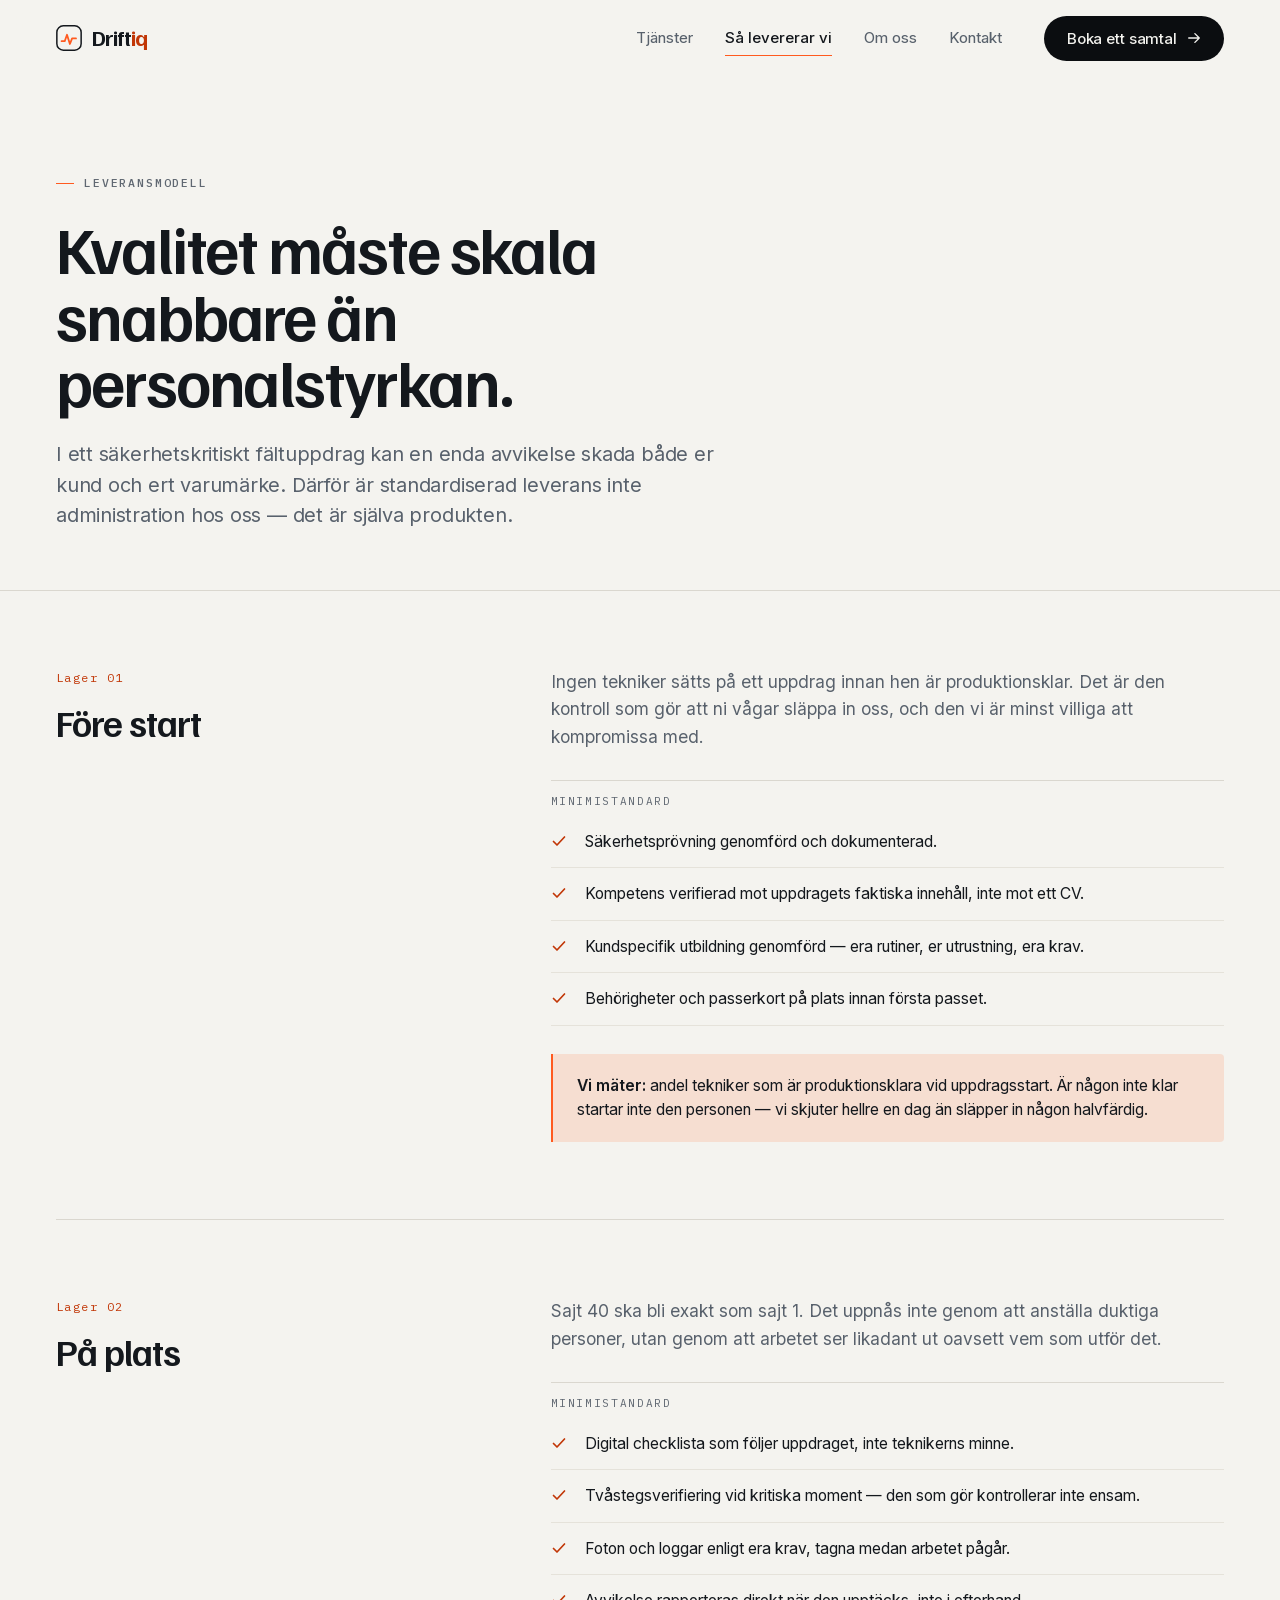
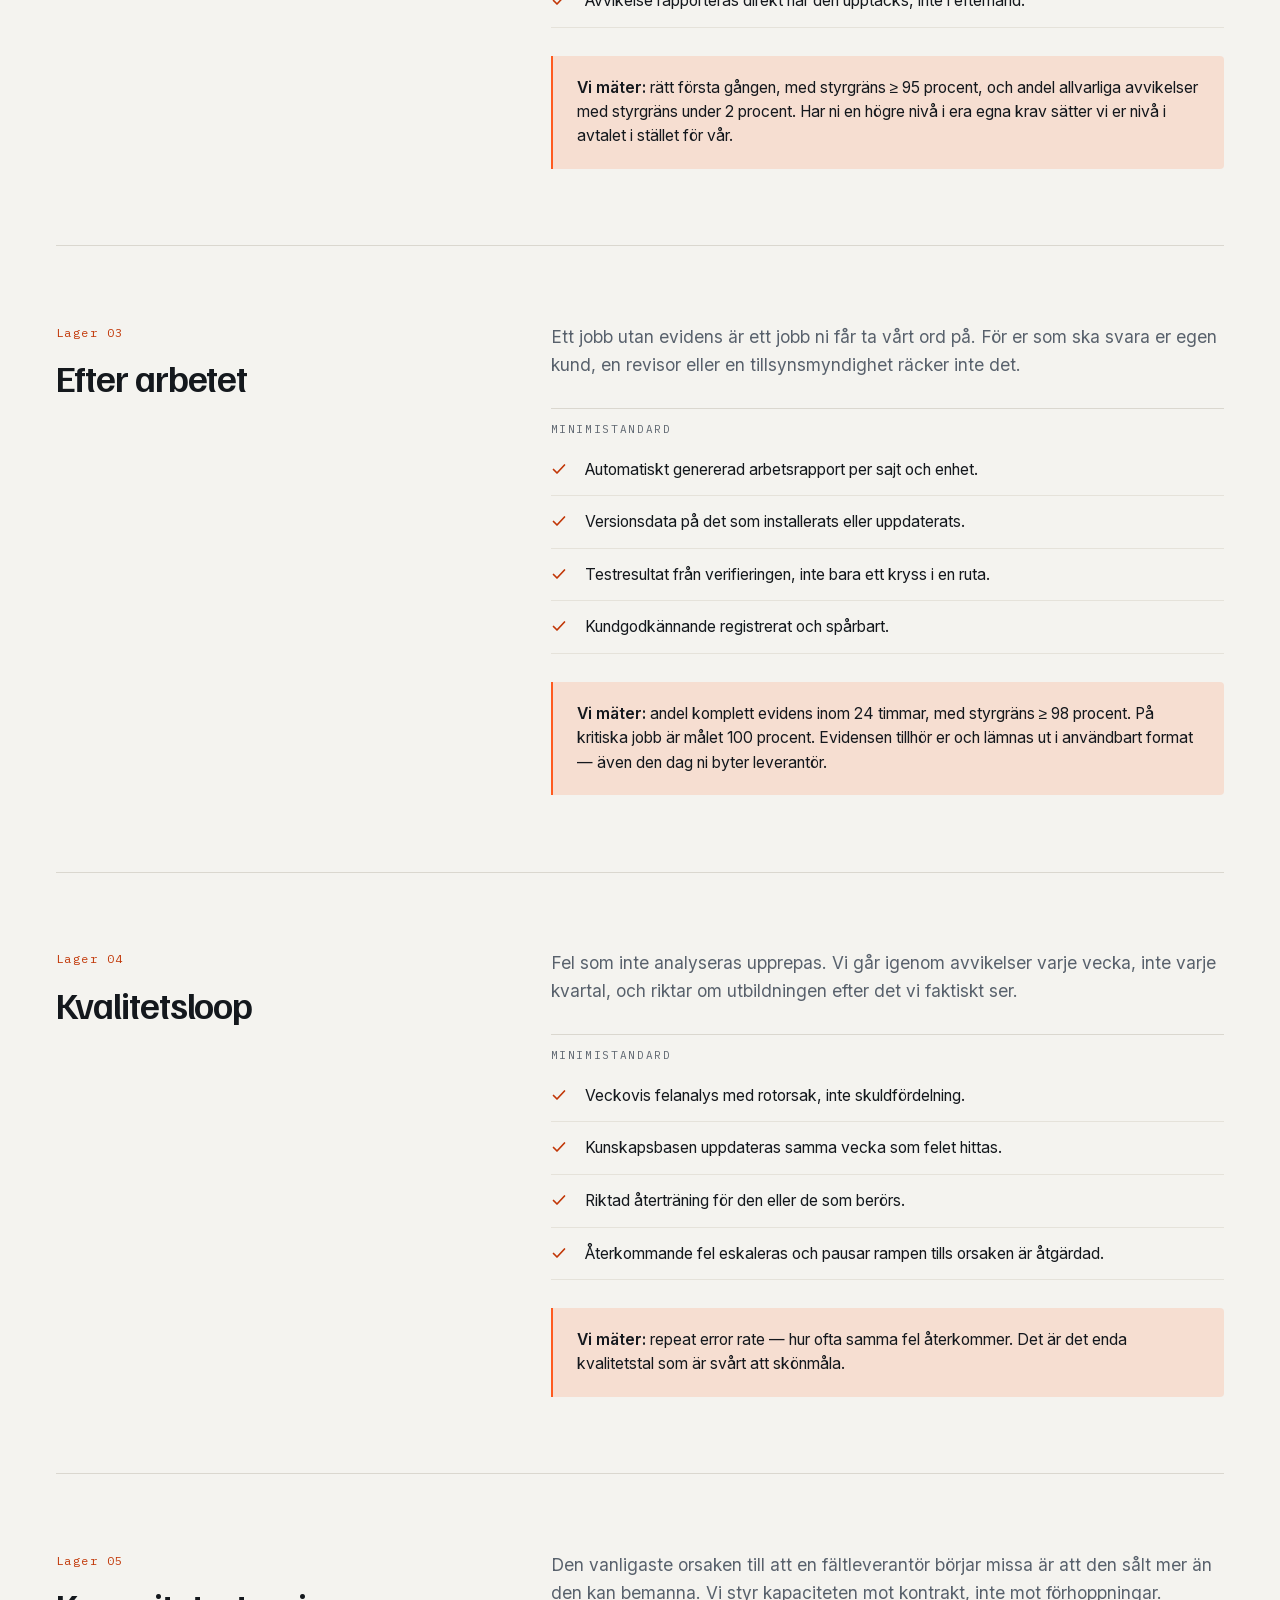
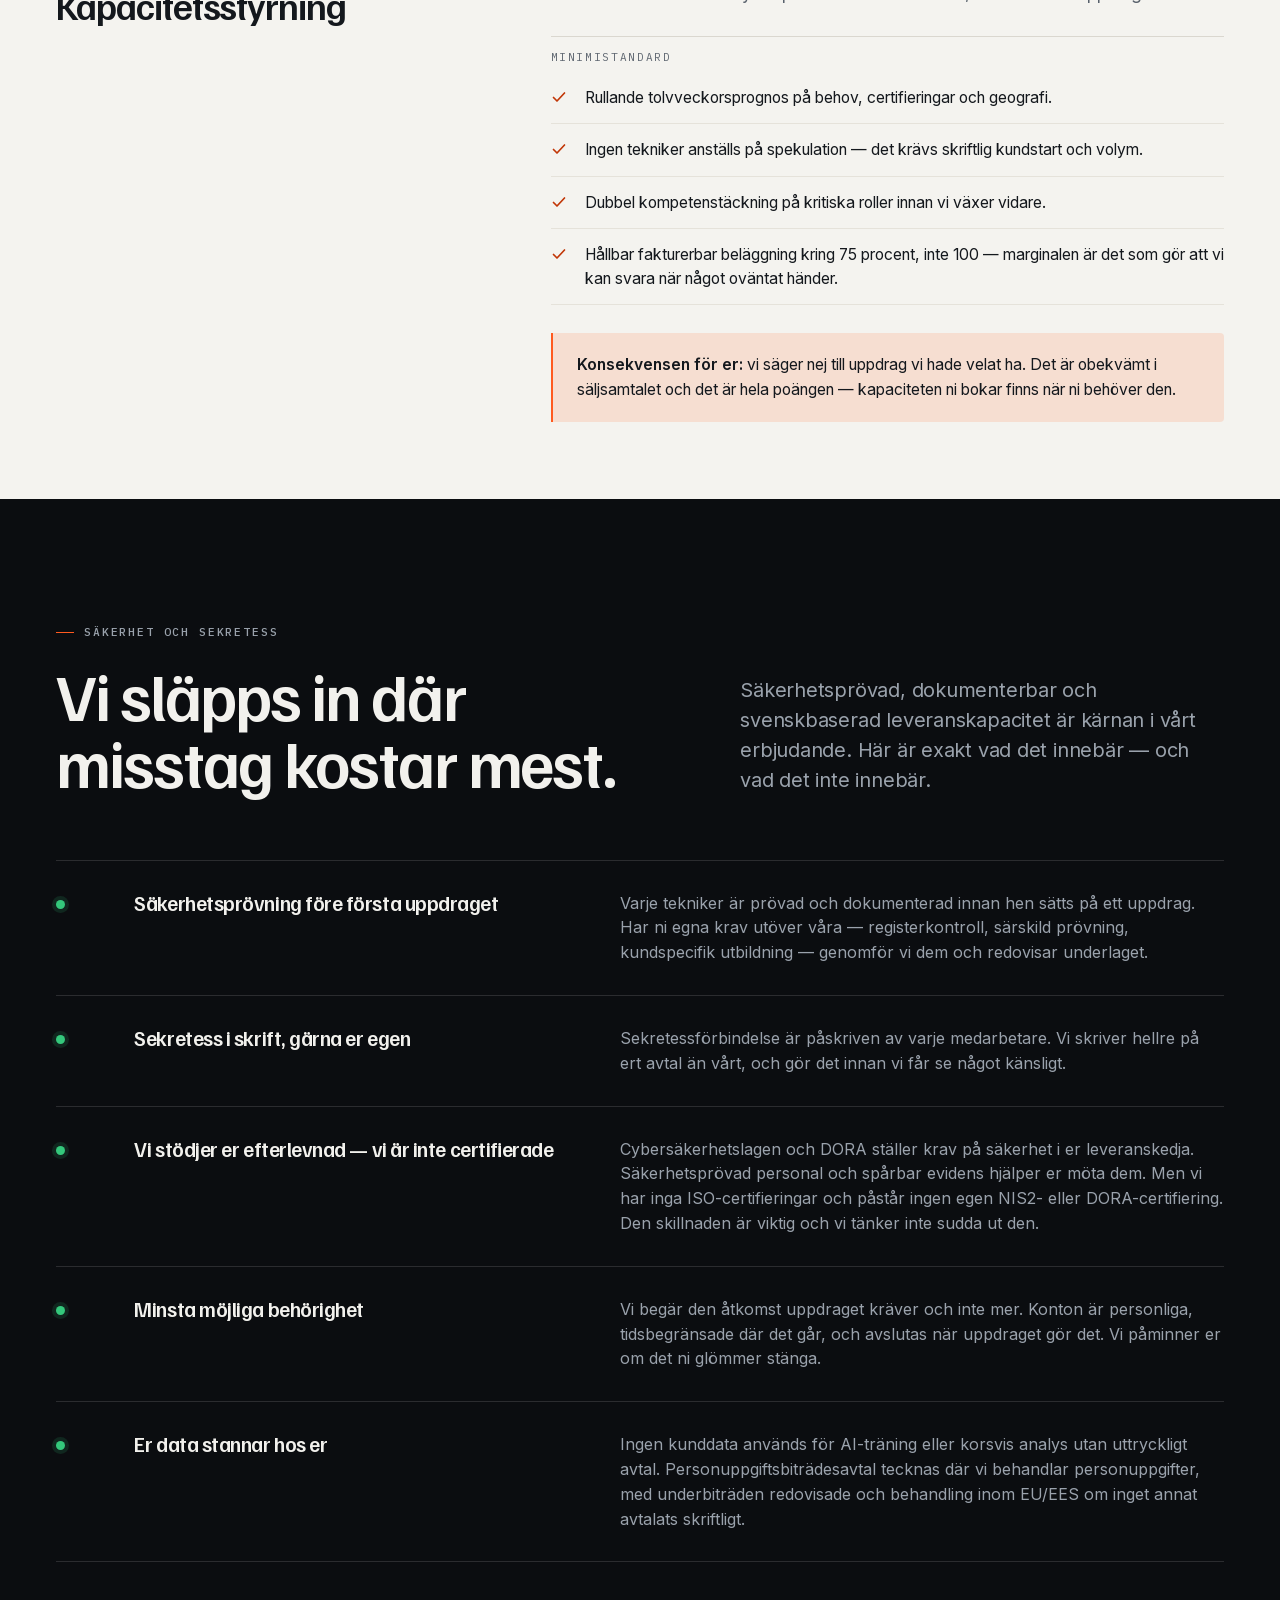
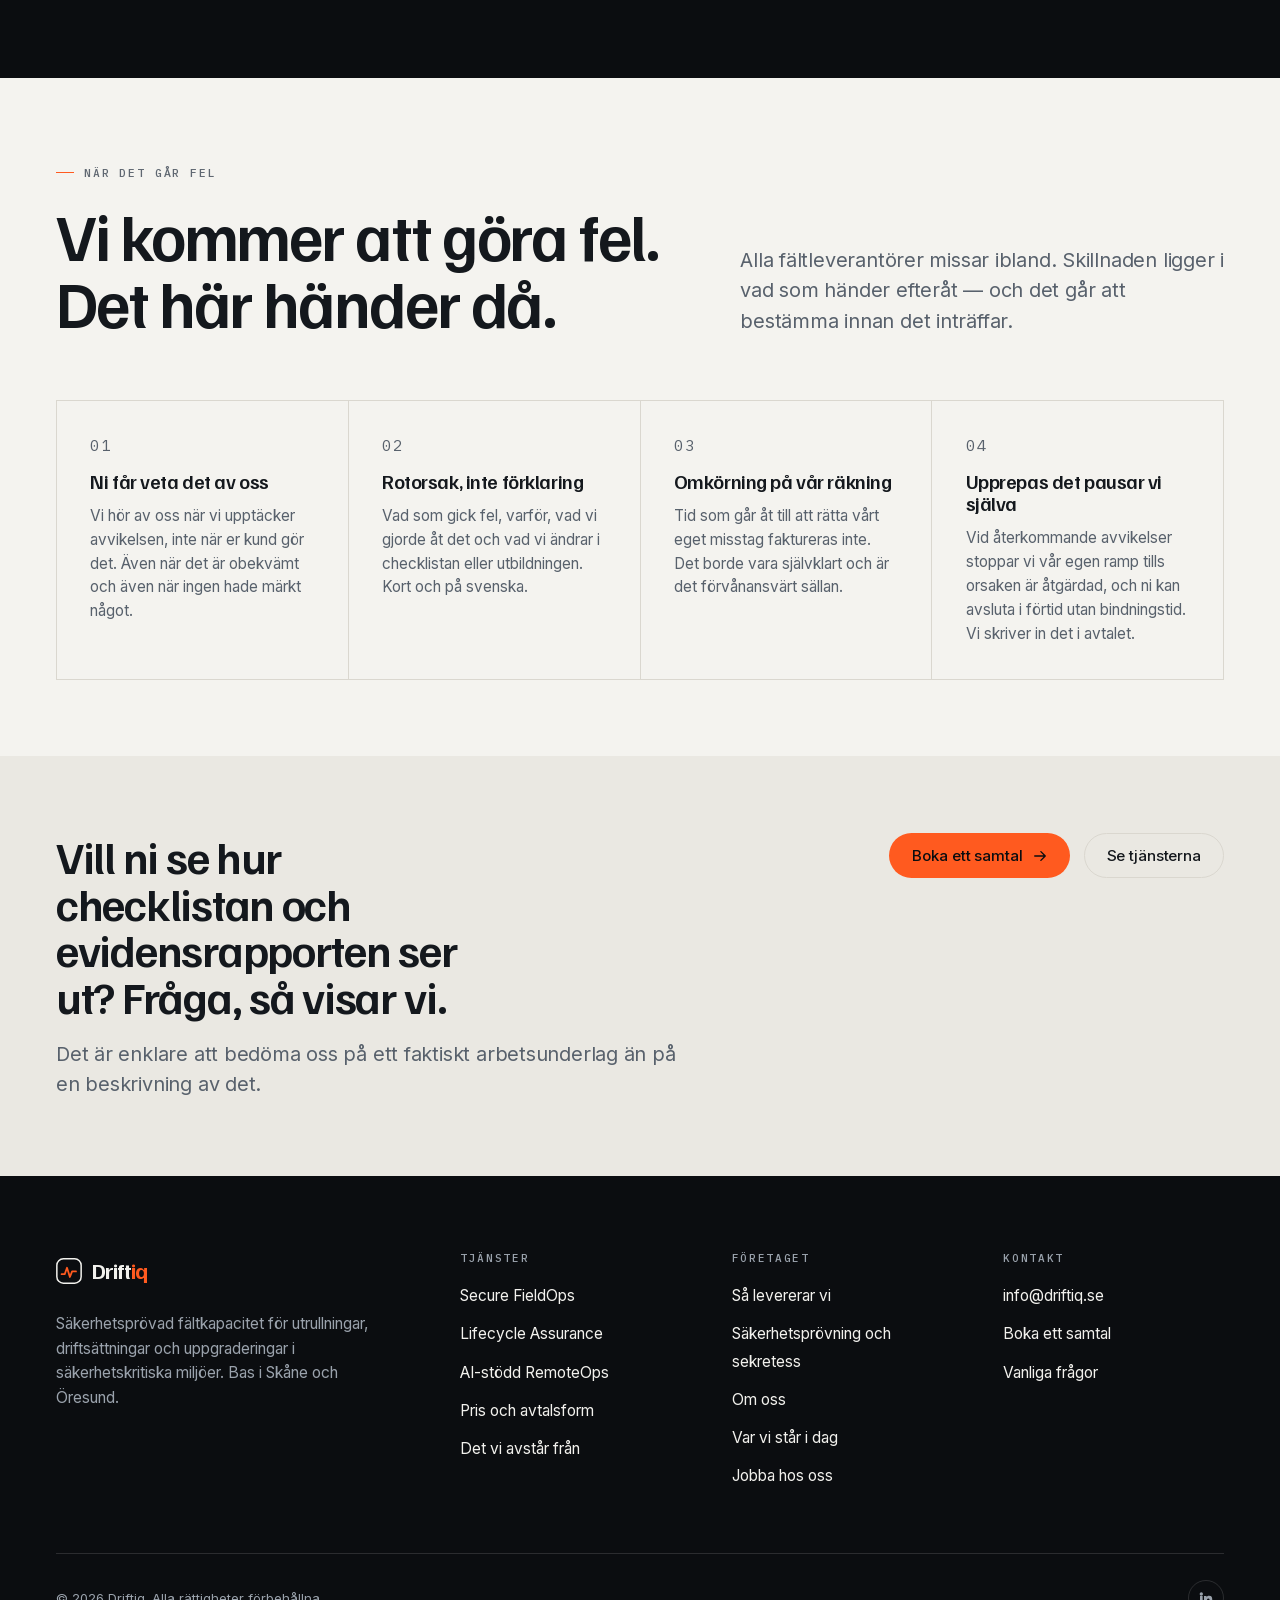
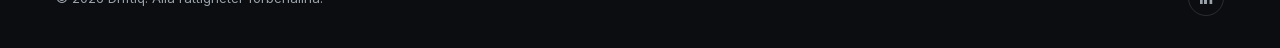
<file: sa-levererar-vi.html>
<!DOCTYPE html>
<html lang="sv">
<head>
<meta charset="utf-8">
<meta name="viewport" content="width=device-width, initial-scale=1">
<title>Så levererar vi — Driftiq</title>
<meta name="description" content="Fem lager av leveransstandard: före start, på plats, efter arbetet, kvalitetsloop och kapacitetsstyrning. Plus säkerhetsprövning, sekretess och vad som händer när vi gör fel.">
<link rel="canonical" href="https://driftiq.se/sa-levererar-vi.html">
<meta name="theme-color" content="#F4F3EF">
<meta property="og:type" content="website">
<meta property="og:locale" content="sv_SE">
<meta property="og:site_name" content="Driftiq">
<meta property="og:title" content="Så levererar vi — Driftiq">
<meta property="og:description" content="Fem lager av leveransstandard: före start, på plats, efter arbetet, kvalitetsloop och kapacitetsstyrning. Plus säkerhetsprövning, sekretess och vad som händer när vi gör fel.">
<meta property="og:url" content="https://driftiq.se/sa-levererar-vi.html">

<link rel="icon" href="assets/favicon.svg" type="image/svg+xml">
<link rel="preload" href="assets/fonts/familjen-grotesk-latin-ddca6da8.woff2" as="font" type="font/woff2" crossorigin>
<link rel="preload" href="assets/fonts/inter-latin-1dc044f4.woff2" as="font" type="font/woff2" crossorigin>
<script>document.documentElement.classList.add('js');</script>
<link rel="stylesheet" href="css/fonts.css">
<link rel="stylesheet" href="css/driftiq.css">
</head>
<body>

<a class="skip" href="#innehall">Hoppa till innehåll</a>

<header class="masthead">
  <div class="shell masthead__inner">
    <a class="wordmark" href="index.html" aria-label="Driftiq — startsida">
      <svg class="wordmark__glyph" viewBox="0 0 26 26" aria-hidden="true">
        <rect x=".85" y=".85" width="24.3" height="24.3" rx="6.5" fill="none" stroke="currentColor" stroke-width="1.5"/>
        <path d="M5.6 16.2h3.1l2.3-6.4 2.9 9.2 2.2-5.6h3.9" fill="none" stroke="#FF5A1F" stroke-width="1.8" stroke-linecap="round" stroke-linejoin="round"/>
      </svg>
      <span>Drift<span class="wordmark__q">iq</span></span>
    </a>

    <nav class="mainnav" aria-label="Huvudmeny">
      <a href="tjanster.html">Tjänster</a>
      <a href="sa-levererar-vi.html" aria-current="page">Så levererar vi</a>
      <a href="om-oss.html">Om oss</a>
      <a href="kontakt.html">Kontakt</a>
    </nav>

    <div class="masthead__cta">
      <a class="btn btn--ink" href="kontakt.html">
        Boka ett samtal
        <svg width="14" height="14" viewBox="0 0 16 16" fill="none" aria-hidden="true"><path d="M2 8h12M9 3l5 5-5 5" stroke="currentColor" stroke-width="1.6" stroke-linecap="round" stroke-linejoin="round"/></svg>
      </a>
      <button class="burger" type="button" aria-label="Öppna meny" aria-expanded="false" aria-controls="drawer"><span></span></button>
    </div>
  </div>
</header>

<nav class="drawer" id="drawer" aria-label="Mobilmeny">
  <a href="tjanster.html">Tjänster</a>
  <a href="sa-levererar-vi.html">Så levererar vi</a>
  <a href="om-oss.html">Om oss</a>
  <a href="kontakt.html">Kontakt</a>
  <a class="btn btn--signal" href="kontakt.html">
    Boka ett samtal
    <svg width="14" height="14" viewBox="0 0 16 16" fill="none" aria-hidden="true"><path d="M2 8h12M9 3l5 5-5 5" stroke="currentColor" stroke-width="1.6" stroke-linecap="round" stroke-linejoin="round"/></svg>
  </a>
</nav>

<main id="innehall">

<section class="phero">
  <div class="shell">
    <p class="tag">Leveransmodell</p>
    <h1 class="display-l">Kvalitet måste skala snabbare än personalstyrkan.</h1>
    <p class="lede">I ett säkerhetskritiskt fältuppdrag kan en enda avvikelse skada både er kund och ert varumärke. Därför är standardiserad leverans inte administration hos oss — det är själva produkten.</p>
  </div>
</section>

<div class="shell">

  <article class="detail">
    <div class="detail__aside">
      <div class="detail__sticky">
        <p class="detail__no">Lager 01</p>
        <h2>Före start</h2>
      </div>
    </div>
    <div class="detail__body">
      <p>Ingen tekniker sätts på ett uppdrag innan hen är produktionsklar. Det är den kontroll som gör att ni vågar släppa in oss, och den vi är minst villiga att kompromissa med.</p>
      <ul class="speclist">
        <li class="speclist__head">Minimistandard</li>
        <li><svg width="16" height="16" viewBox="0 0 16 16" fill="none" aria-hidden="true"><path d="M2.5 8.5 6 12l7.5-8" stroke="currentColor" stroke-width="1.7" stroke-linecap="round" stroke-linejoin="round"/></svg><span>Säkerhetsprövning genomförd och dokumenterad.</span></li>
        <li><svg width="16" height="16" viewBox="0 0 16 16" fill="none" aria-hidden="true"><path d="M2.5 8.5 6 12l7.5-8" stroke="currentColor" stroke-width="1.7" stroke-linecap="round" stroke-linejoin="round"/></svg><span>Kompetens verifierad mot uppdragets faktiska innehåll, inte mot ett CV.</span></li>
        <li><svg width="16" height="16" viewBox="0 0 16 16" fill="none" aria-hidden="true"><path d="M2.5 8.5 6 12l7.5-8" stroke="currentColor" stroke-width="1.7" stroke-linecap="round" stroke-linejoin="round"/></svg><span>Kundspecifik utbildning genomförd — era rutiner, er utrustning, era krav.</span></li>
        <li><svg width="16" height="16" viewBox="0 0 16 16" fill="none" aria-hidden="true"><path d="M2.5 8.5 6 12l7.5-8" stroke="currentColor" stroke-width="1.7" stroke-linecap="round" stroke-linejoin="round"/></svg><span>Behörigheter och passerkort på plats innan första passet.</span></li>
      </ul>
      <div class="note"><strong>Vi mäter:</strong> andel tekniker som är produktionsklara vid uppdragsstart. Är någon inte klar startar inte den personen — vi skjuter hellre en dag än släpper in någon halvfärdig.</div>
    </div>
  </article>

  <article class="detail">
    <div class="detail__aside">
      <div class="detail__sticky">
        <p class="detail__no">Lager 02</p>
        <h2>På plats</h2>
      </div>
    </div>
    <div class="detail__body">
      <p>Sajt 40 ska bli exakt som sajt 1. Det uppnås inte genom att anställa duktiga personer, utan genom att arbetet ser likadant ut oavsett vem som utför det.</p>
      <ul class="speclist">
        <li class="speclist__head">Minimistandard</li>
        <li><svg width="16" height="16" viewBox="0 0 16 16" fill="none" aria-hidden="true"><path d="M2.5 8.5 6 12l7.5-8" stroke="currentColor" stroke-width="1.7" stroke-linecap="round" stroke-linejoin="round"/></svg><span>Digital checklista som följer uppdraget, inte teknikerns minne.</span></li>
        <li><svg width="16" height="16" viewBox="0 0 16 16" fill="none" aria-hidden="true"><path d="M2.5 8.5 6 12l7.5-8" stroke="currentColor" stroke-width="1.7" stroke-linecap="round" stroke-linejoin="round"/></svg><span>Tvåstegsverifiering vid kritiska moment — den som gör kontrollerar inte ensam.</span></li>
        <li><svg width="16" height="16" viewBox="0 0 16 16" fill="none" aria-hidden="true"><path d="M2.5 8.5 6 12l7.5-8" stroke="currentColor" stroke-width="1.7" stroke-linecap="round" stroke-linejoin="round"/></svg><span>Foton och loggar enligt era krav, tagna medan arbetet pågår.</span></li>
        <li><svg width="16" height="16" viewBox="0 0 16 16" fill="none" aria-hidden="true"><path d="M2.5 8.5 6 12l7.5-8" stroke="currentColor" stroke-width="1.7" stroke-linecap="round" stroke-linejoin="round"/></svg><span>Avvikelse rapporteras direkt när den upptäcks, inte i efterhand.</span></li>
      </ul>
      <div class="note"><strong>Vi mäter:</strong> rätt första gången, med styrgräns ≥ 95 procent, och andel allvarliga avvikelser med styrgräns under 2 procent. Har ni en högre nivå i era egna krav sätter vi er nivå i avtalet i stället för vår.</div>
    </div>
  </article>

  <article class="detail">
    <div class="detail__aside">
      <div class="detail__sticky">
        <p class="detail__no">Lager 03</p>
        <h2>Efter arbetet</h2>
      </div>
    </div>
    <div class="detail__body">
      <p>Ett jobb utan evidens är ett jobb ni får ta vårt ord på. För er som ska svara er egen kund, en revisor eller en tillsynsmyndighet räcker inte det.</p>
      <ul class="speclist">
        <li class="speclist__head">Minimistandard</li>
        <li><svg width="16" height="16" viewBox="0 0 16 16" fill="none" aria-hidden="true"><path d="M2.5 8.5 6 12l7.5-8" stroke="currentColor" stroke-width="1.7" stroke-linecap="round" stroke-linejoin="round"/></svg><span>Automatiskt genererad arbetsrapport per sajt och enhet.</span></li>
        <li><svg width="16" height="16" viewBox="0 0 16 16" fill="none" aria-hidden="true"><path d="M2.5 8.5 6 12l7.5-8" stroke="currentColor" stroke-width="1.7" stroke-linecap="round" stroke-linejoin="round"/></svg><span>Versionsdata på det som installerats eller uppdaterats.</span></li>
        <li><svg width="16" height="16" viewBox="0 0 16 16" fill="none" aria-hidden="true"><path d="M2.5 8.5 6 12l7.5-8" stroke="currentColor" stroke-width="1.7" stroke-linecap="round" stroke-linejoin="round"/></svg><span>Testresultat från verifieringen, inte bara ett kryss i en ruta.</span></li>
        <li><svg width="16" height="16" viewBox="0 0 16 16" fill="none" aria-hidden="true"><path d="M2.5 8.5 6 12l7.5-8" stroke="currentColor" stroke-width="1.7" stroke-linecap="round" stroke-linejoin="round"/></svg><span>Kundgodkännande registrerat och spårbart.</span></li>
      </ul>
      <div class="note"><strong>Vi mäter:</strong> andel komplett evidens inom 24 timmar, med styrgräns ≥ 98 procent. På kritiska jobb är målet 100 procent. Evidensen tillhör er och lämnas ut i användbart format — även den dag ni byter leverantör.</div>
    </div>
  </article>

  <article class="detail">
    <div class="detail__aside">
      <div class="detail__sticky">
        <p class="detail__no">Lager 04</p>
        <h2>Kvalitetsloop</h2>
      </div>
    </div>
    <div class="detail__body">
      <p>Fel som inte analyseras upprepas. Vi går igenom avvikelser varje vecka, inte varje kvartal, och riktar om utbildningen efter det vi faktiskt ser.</p>
      <ul class="speclist">
        <li class="speclist__head">Minimistandard</li>
        <li><svg width="16" height="16" viewBox="0 0 16 16" fill="none" aria-hidden="true"><path d="M2.5 8.5 6 12l7.5-8" stroke="currentColor" stroke-width="1.7" stroke-linecap="round" stroke-linejoin="round"/></svg><span>Veckovis felanalys med rotorsak, inte skuldfördelning.</span></li>
        <li><svg width="16" height="16" viewBox="0 0 16 16" fill="none" aria-hidden="true"><path d="M2.5 8.5 6 12l7.5-8" stroke="currentColor" stroke-width="1.7" stroke-linecap="round" stroke-linejoin="round"/></svg><span>Kunskapsbasen uppdateras samma vecka som felet hittas.</span></li>
        <li><svg width="16" height="16" viewBox="0 0 16 16" fill="none" aria-hidden="true"><path d="M2.5 8.5 6 12l7.5-8" stroke="currentColor" stroke-width="1.7" stroke-linecap="round" stroke-linejoin="round"/></svg><span>Riktad återträning för den eller de som berörs.</span></li>
        <li><svg width="16" height="16" viewBox="0 0 16 16" fill="none" aria-hidden="true"><path d="M2.5 8.5 6 12l7.5-8" stroke="currentColor" stroke-width="1.7" stroke-linecap="round" stroke-linejoin="round"/></svg><span>Återkommande fel eskaleras och pausar rampen tills orsaken är åtgärdad.</span></li>
      </ul>
      <div class="note"><strong>Vi mäter:</strong> repeat error rate — hur ofta samma fel återkommer. Det är det enda kvalitetstal som är svårt att skönmåla.</div>
    </div>
  </article>

  <article class="detail">
    <div class="detail__aside">
      <div class="detail__sticky">
        <p class="detail__no">Lager 05</p>
        <h2>Kapacitetsstyrning</h2>
      </div>
    </div>
    <div class="detail__body">
      <p>Den vanligaste orsaken till att en fältleverantör börjar missa är att den sålt mer än den kan bemanna. Vi styr kapaciteten mot kontrakt, inte mot förhoppningar.</p>
      <ul class="speclist">
        <li class="speclist__head">Minimistandard</li>
        <li><svg width="16" height="16" viewBox="0 0 16 16" fill="none" aria-hidden="true"><path d="M2.5 8.5 6 12l7.5-8" stroke="currentColor" stroke-width="1.7" stroke-linecap="round" stroke-linejoin="round"/></svg><span>Rullande tolvveckorsprognos på behov, certifieringar och geografi.</span></li>
        <li><svg width="16" height="16" viewBox="0 0 16 16" fill="none" aria-hidden="true"><path d="M2.5 8.5 6 12l7.5-8" stroke="currentColor" stroke-width="1.7" stroke-linecap="round" stroke-linejoin="round"/></svg><span>Ingen tekniker anställs på spekulation — det krävs skriftlig kundstart och volym.</span></li>
        <li><svg width="16" height="16" viewBox="0 0 16 16" fill="none" aria-hidden="true"><path d="M2.5 8.5 6 12l7.5-8" stroke="currentColor" stroke-width="1.7" stroke-linecap="round" stroke-linejoin="round"/></svg><span>Dubbel kompetenstäckning på kritiska roller innan vi växer vidare.</span></li>
        <li><svg width="16" height="16" viewBox="0 0 16 16" fill="none" aria-hidden="true"><path d="M2.5 8.5 6 12l7.5-8" stroke="currentColor" stroke-width="1.7" stroke-linecap="round" stroke-linejoin="round"/></svg><span>Hållbar fakturerbar beläggning kring 75 procent, inte 100 — marginalen är det som gör att vi kan svara när något oväntat händer.</span></li>
      </ul>
      <div class="note"><strong>Konsekvensen för er:</strong> vi säger nej till uppdrag vi hade velat ha. Det är obekvämt i säljsamtalet och det är hela poängen — kapaciteten ni bokar finns när ni behöver den.</div>
    </div>
  </article>

</div>

<!-- ====================== Säkerhet ====================== -->
<section class="band band--ink" id="sakerhet">
  <div class="shell">
    <div class="shead" data-reveal>
      <div>
        <p class="tag">Säkerhet och sekretess</p>
        <h2 class="display-l shead__title">Vi släpps in där misstag kostar mest.</h2>
      </div>
      <p class="lede">Säkerhetsprövad, dokumenterbar och svenskbaserad leveranskapacitet är kärnan i vårt erbjudande. Här är exakt vad det innebär — och vad det inte innebär.</p>
    </div>

    <div class="commits" data-reveal>
      <div class="commit">
        <span class="commit__dot" aria-hidden="true"></span>
        <h3 class="commit__t">Säkerhetsprövning före första uppdraget</h3>
        <p class="commit__d">Varje tekniker är prövad och dokumenterad innan hen sätts på ett uppdrag. Har ni egna krav utöver våra — registerkontroll, särskild prövning, kundspecifik utbildning — genomför vi dem och redovisar underlaget.</p>
      </div>
      <div class="commit">
        <span class="commit__dot" aria-hidden="true"></span>
        <h3 class="commit__t">Sekretess i skrift, gärna er egen</h3>
        <p class="commit__d">Sekretessförbindelse är påskriven av varje medarbetare. Vi skriver hellre på ert avtal än vårt, och gör det innan vi får se något känsligt.</p>
      </div>
      <div class="commit">
        <span class="commit__dot" aria-hidden="true"></span>
        <h3 class="commit__t">Vi stödjer er efterlevnad — vi är inte certifierade</h3>
        <p class="commit__d">Cybersäkerhetslagen och DORA ställer krav på säkerhet i er leveranskedja. Säkerhetsprövad personal och spårbar evidens hjälper er möta dem. Men vi har inga ISO-certifieringar och påstår ingen egen NIS2- eller DORA-certifiering. Den skillnaden är viktig och vi tänker inte sudda ut den.</p>
      </div>
      <div class="commit">
        <span class="commit__dot" aria-hidden="true"></span>
        <h3 class="commit__t">Minsta möjliga behörighet</h3>
        <p class="commit__d">Vi begär den åtkomst uppdraget kräver och inte mer. Konton är personliga, tidsbegränsade där det går, och avslutas när uppdraget gör det. Vi påminner er om det ni glömmer stänga.</p>
      </div>
      <div class="commit">
        <span class="commit__dot" aria-hidden="true"></span>
        <h3 class="commit__t">Er data stannar hos er</h3>
        <p class="commit__d">Ingen kunddata används för AI-träning eller korsvis analys utan uttryckligt avtal. Personuppgiftsbiträdesavtal tecknas där vi behandlar personuppgifter, med underbiträden redovisade och behandling inom EU/EES om inget annat avtalats skriftligt.</p>
      </div>
    </div>
  </div>
</section>

<!-- ====================== När det går fel ====================== -->
<section class="band band--tight">
  <div class="shell">
    <div class="shead" data-reveal>
      <div>
        <p class="tag">När det går fel</p>
        <h2 class="display-l shead__title">Vi kommer att göra fel. Det här händer då.</h2>
      </div>
      <p class="lede">Alla fältleverantörer missar ibland. Skillnaden ligger i vad som händer efteråt — och det går att bestämma innan det inträffar.</p>
    </div>

    <div class="steps">
      <article class="step" data-reveal>
        <p class="step__no">01</p>
        <h3>Ni får veta det av oss</h3>
        <p>Vi hör av oss när vi upptäcker avvikelsen, inte när er kund gör det. Även när det är obekvämt och även när ingen hade märkt något.</p>
      </article>
      <article class="step" data-reveal>
        <p class="step__no">02</p>
        <h3>Rotorsak, inte förklaring</h3>
        <p>Vad som gick fel, varför, vad vi gjorde åt det och vad vi ändrar i checklistan eller utbildningen. Kort och på svenska.</p>
      </article>
      <article class="step" data-reveal>
        <p class="step__no">03</p>
        <h3>Omkörning på vår räkning</h3>
        <p>Tid som går åt till att rätta vårt eget misstag faktureras inte. Det borde vara självklart och är det förvånansvärt sällan.</p>
      </article>
      <article class="step" data-reveal>
        <p class="step__no">04</p>
        <h3>Upprepas det pausar vi själva</h3>
        <p>Vid återkommande avvikelser stoppar vi vår egen ramp tills orsaken är åtgärdad, och ni kan avsluta i förtid utan bindningstid. Vi skriver in det i avtalet.</p>
      </article>
    </div>
  </div>
</section>

<section class="band band--tight band--sunk">
  <div class="shell cta" data-reveal>
    <div>
      <h2 class="display-m">Vill ni se hur checklistan och evidensrapporten ser ut? Fråga, så visar vi.</h2>
      <p class="lede" style="margin-top:20px;max-width:52ch">Det är enklare att bedöma oss på ett faktiskt arbetsunderlag än på en beskrivning av det.</p>
    </div>
    <div class="cta__actions">
      <a class="btn btn--signal" href="kontakt.html">
        Boka ett samtal
        <svg width="14" height="14" viewBox="0 0 16 16" fill="none" aria-hidden="true"><path d="M2 8h12M9 3l5 5-5 5" stroke="currentColor" stroke-width="1.6" stroke-linecap="round" stroke-linejoin="round"/></svg>
      </a>
      <a class="btn btn--ghost" href="tjanster.html">Se tjänsterna</a>
    </div>
  </div>
</section>

</main>

<footer class="footer">
  <div class="shell">
    <div class="footer__grid">
      <div>
        <a class="wordmark" href="index.html" aria-label="Driftiq — startsida">
          <svg class="wordmark__glyph" viewBox="0 0 26 26" aria-hidden="true">
        <rect x=".85" y=".85" width="24.3" height="24.3" rx="6.5" fill="none" stroke="currentColor" stroke-width="1.5"/>
        <path d="M5.6 16.2h3.1l2.3-6.4 2.9 9.2 2.2-5.6h3.9" fill="none" stroke="#FF5A1F" stroke-width="1.8" stroke-linecap="round" stroke-linejoin="round"/>
      </svg>
          <span>Drift<span class="wordmark__q">iq</span></span>
        </a>
        <p class="footer__blurb">Säkerhetsprövad fältkapacitet för utrullningar, driftsättningar och uppgraderingar i säkerhetskritiska miljöer. Bas i Skåne och Öresund.</p>
      </div>

      <div>
        <h4>Tjänster</h4>
        <ul>
          <li><a href="tjanster.html#fieldops">Secure FieldOps</a></li>
          <li><a href="tjanster.html#lifecycle">Lifecycle Assurance</a></li>
          <li><a href="tjanster.html#remoteops">AI-stödd RemoteOps</a></li>
          <li><a href="tjanster.html#pris">Pris och avtalsform</a></li>
          <li><a href="tjanster.html#avstar">Det vi avstår från</a></li>
        </ul>
      </div>

      <div>
        <h4>Företaget</h4>
        <ul>
          <li><a href="sa-levererar-vi.html">Så levererar vi</a></li>
          <li><a href="sa-levererar-vi.html#sakerhet">Säkerhetsprövning och sekretess</a></li>
          <li><a href="om-oss.html">Om oss</a></li>
          <li><a href="om-oss.html#lage">Var vi står i dag</a></li>
          <li><a href="om-oss.html#jobb">Jobba hos oss</a></li>
        </ul>
      </div>

      <div>
        <h4>Kontakt</h4>
        <ul>
          <li><a href="mailto:info@driftiq.se">info@driftiq.se</a></li>
          <li><a href="kontakt.html">Boka ett samtal</a></li>
          <li><a href="kontakt.html#vanliga-fragor">Vanliga frågor</a></li>
        </ul>
      </div>
    </div>

    <div class="footer__base">
      <span>© <span data-year>2026</span> Driftiq. Alla rättigheter förbehållna.</span>
      <div class="social">
        <a href="https://www.linkedin.com/" rel="noopener" target="_blank" aria-label="Driftiq på LinkedIn">
          <svg width="16" height="16" viewBox="0 0 24 24" fill="currentColor" aria-hidden="true"><path d="M4.98 3.5a2.5 2.5 0 1 1 0 5 2.5 2.5 0 0 1 0-5zM3 9h4v12H3zM9 9h3.8v1.7h.05c.53-.95 1.83-1.95 3.77-1.95 4 0 4.74 2.5 4.74 5.76V21h-4v-5.3c0-1.26-.02-2.9-1.77-2.9-1.77 0-2.04 1.38-2.04 2.8V21H9z"/></svg>
        </a>
      </div>
    </div>
  </div>
</footer>

<script src="js/driftiq.js" defer></script>
</body>
</html>
</file>
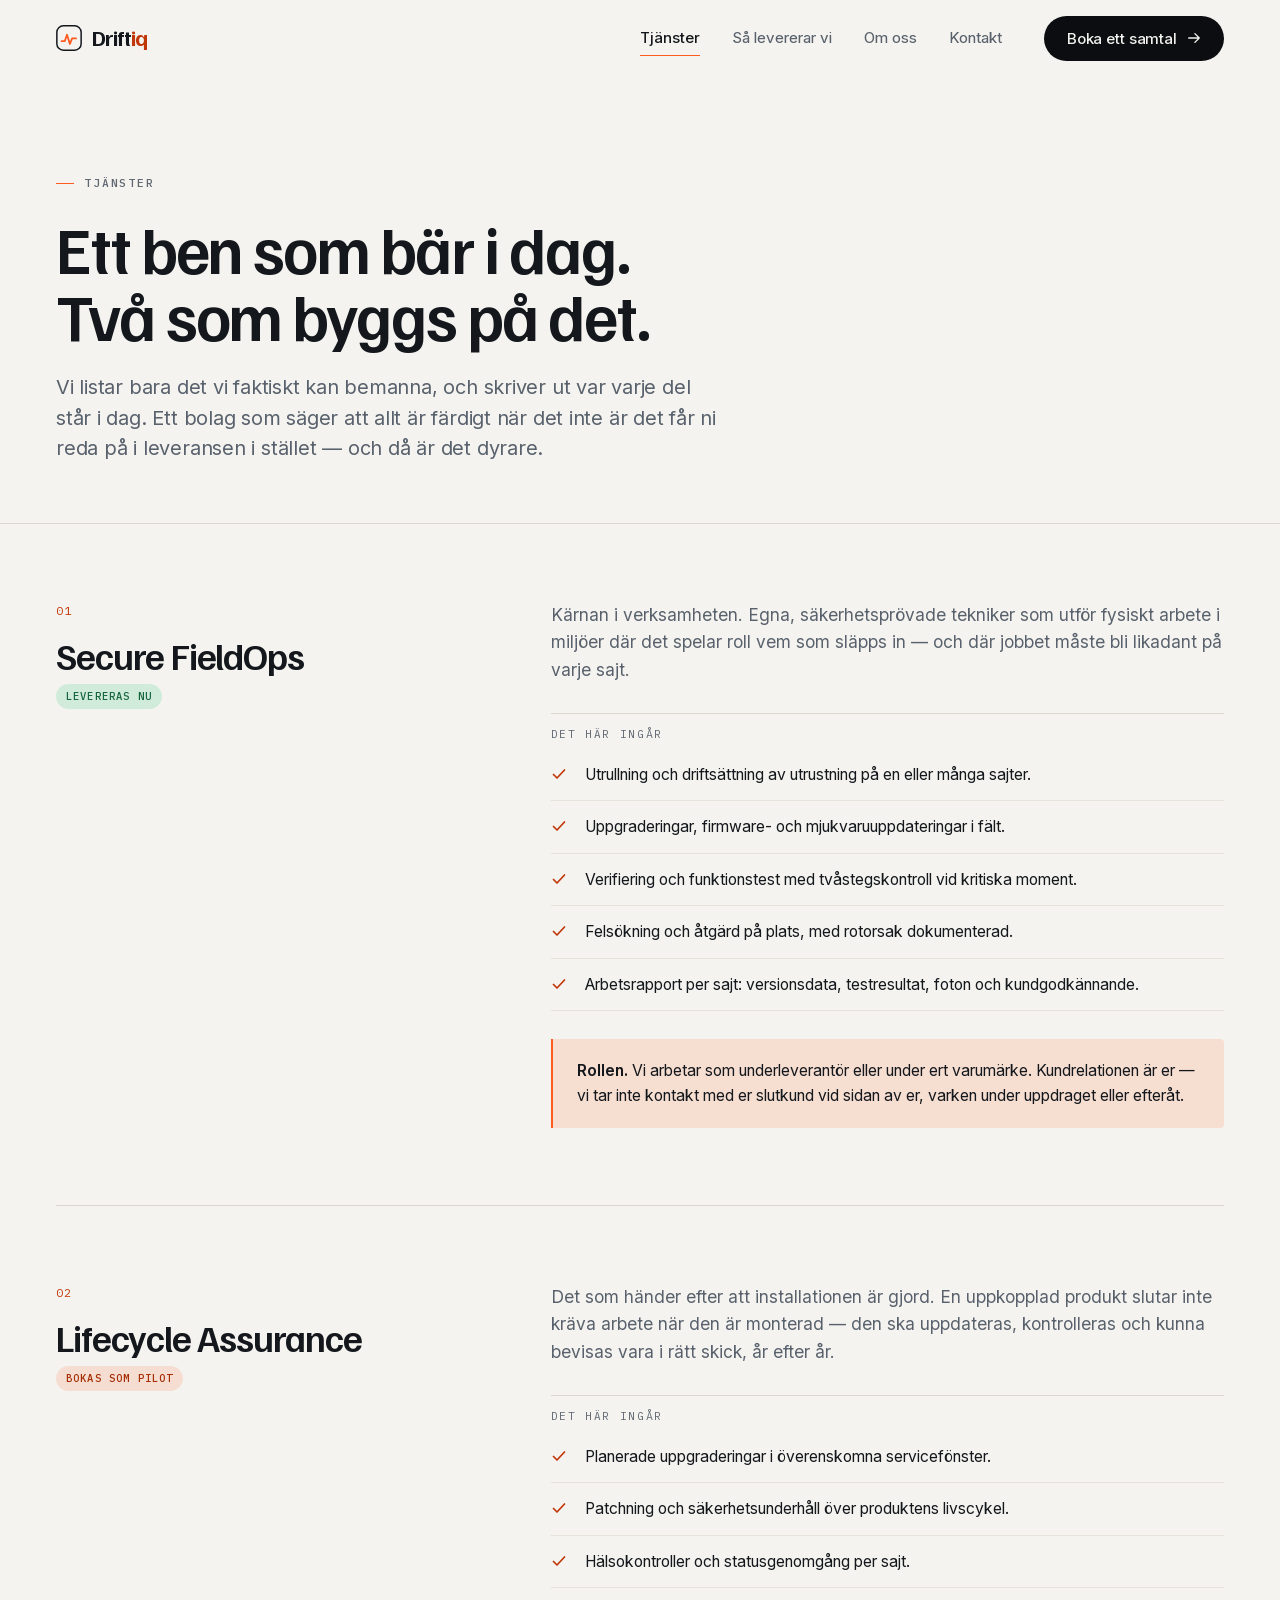
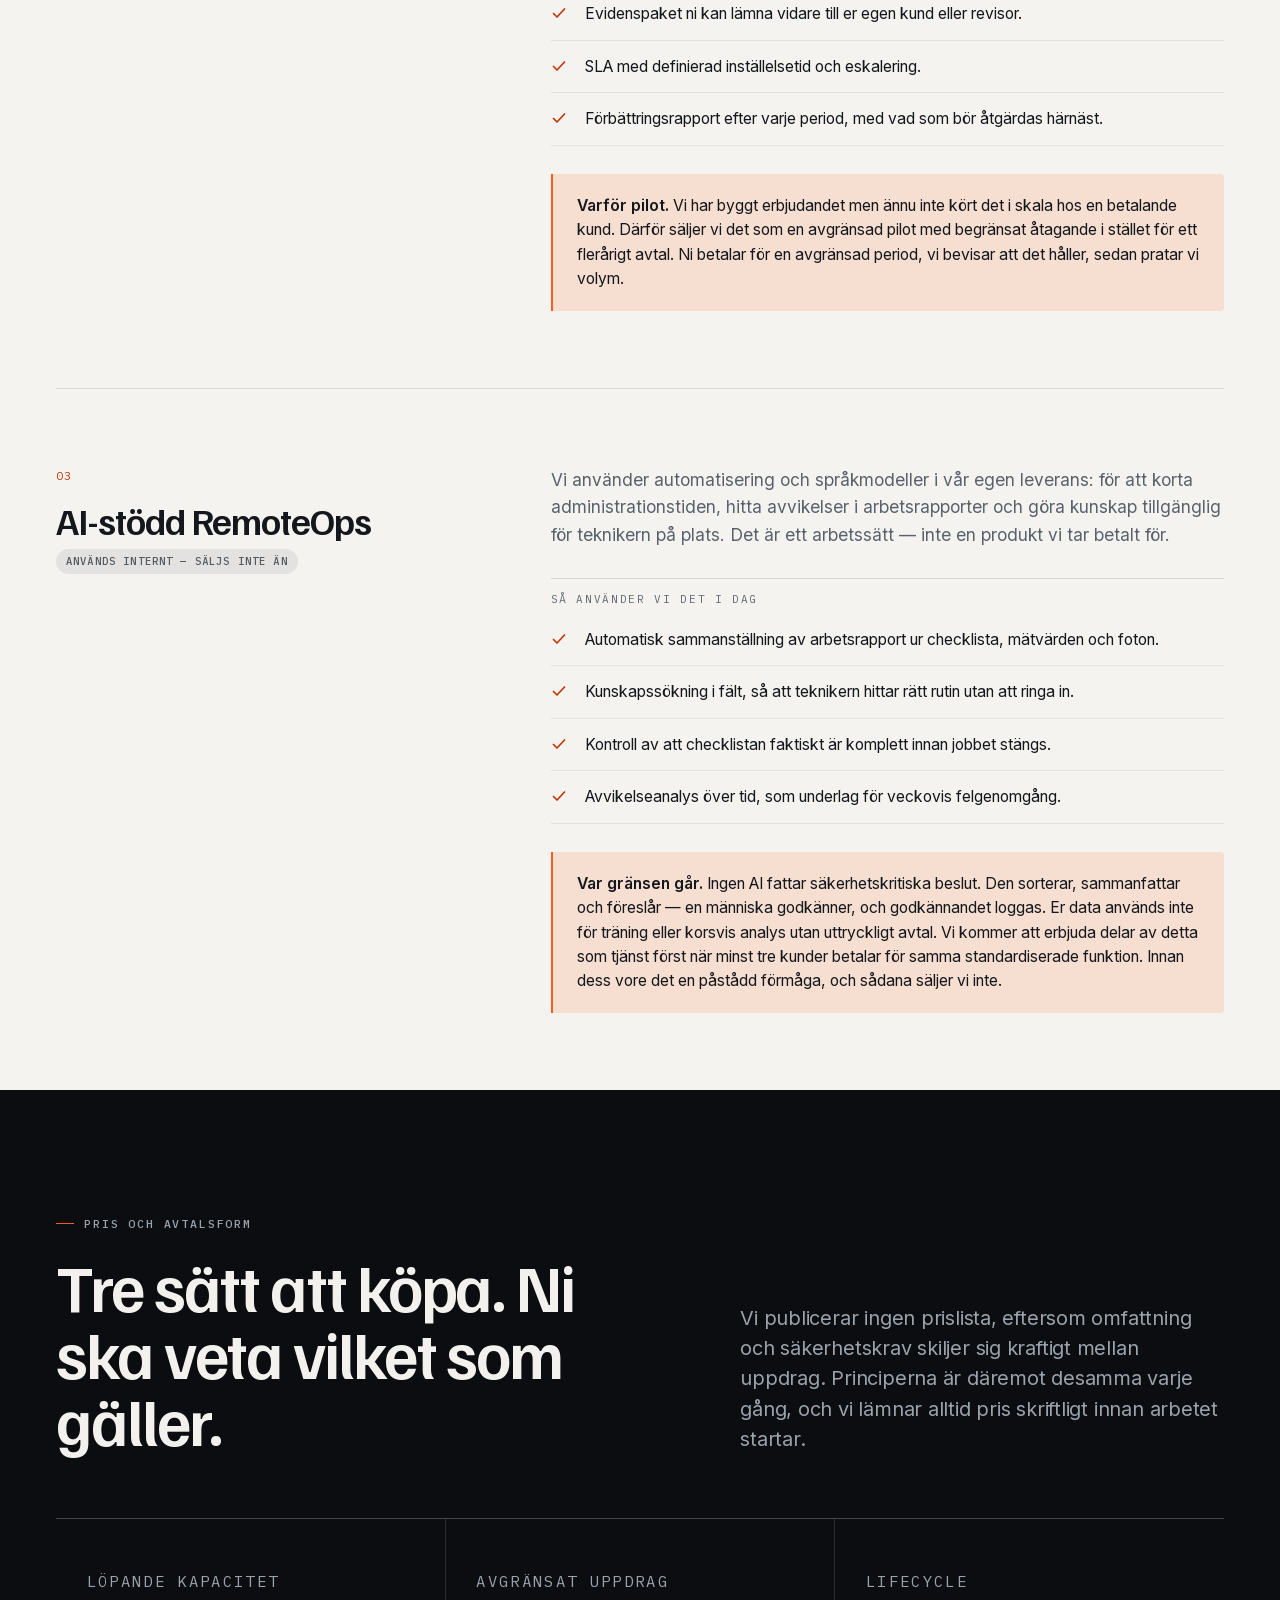
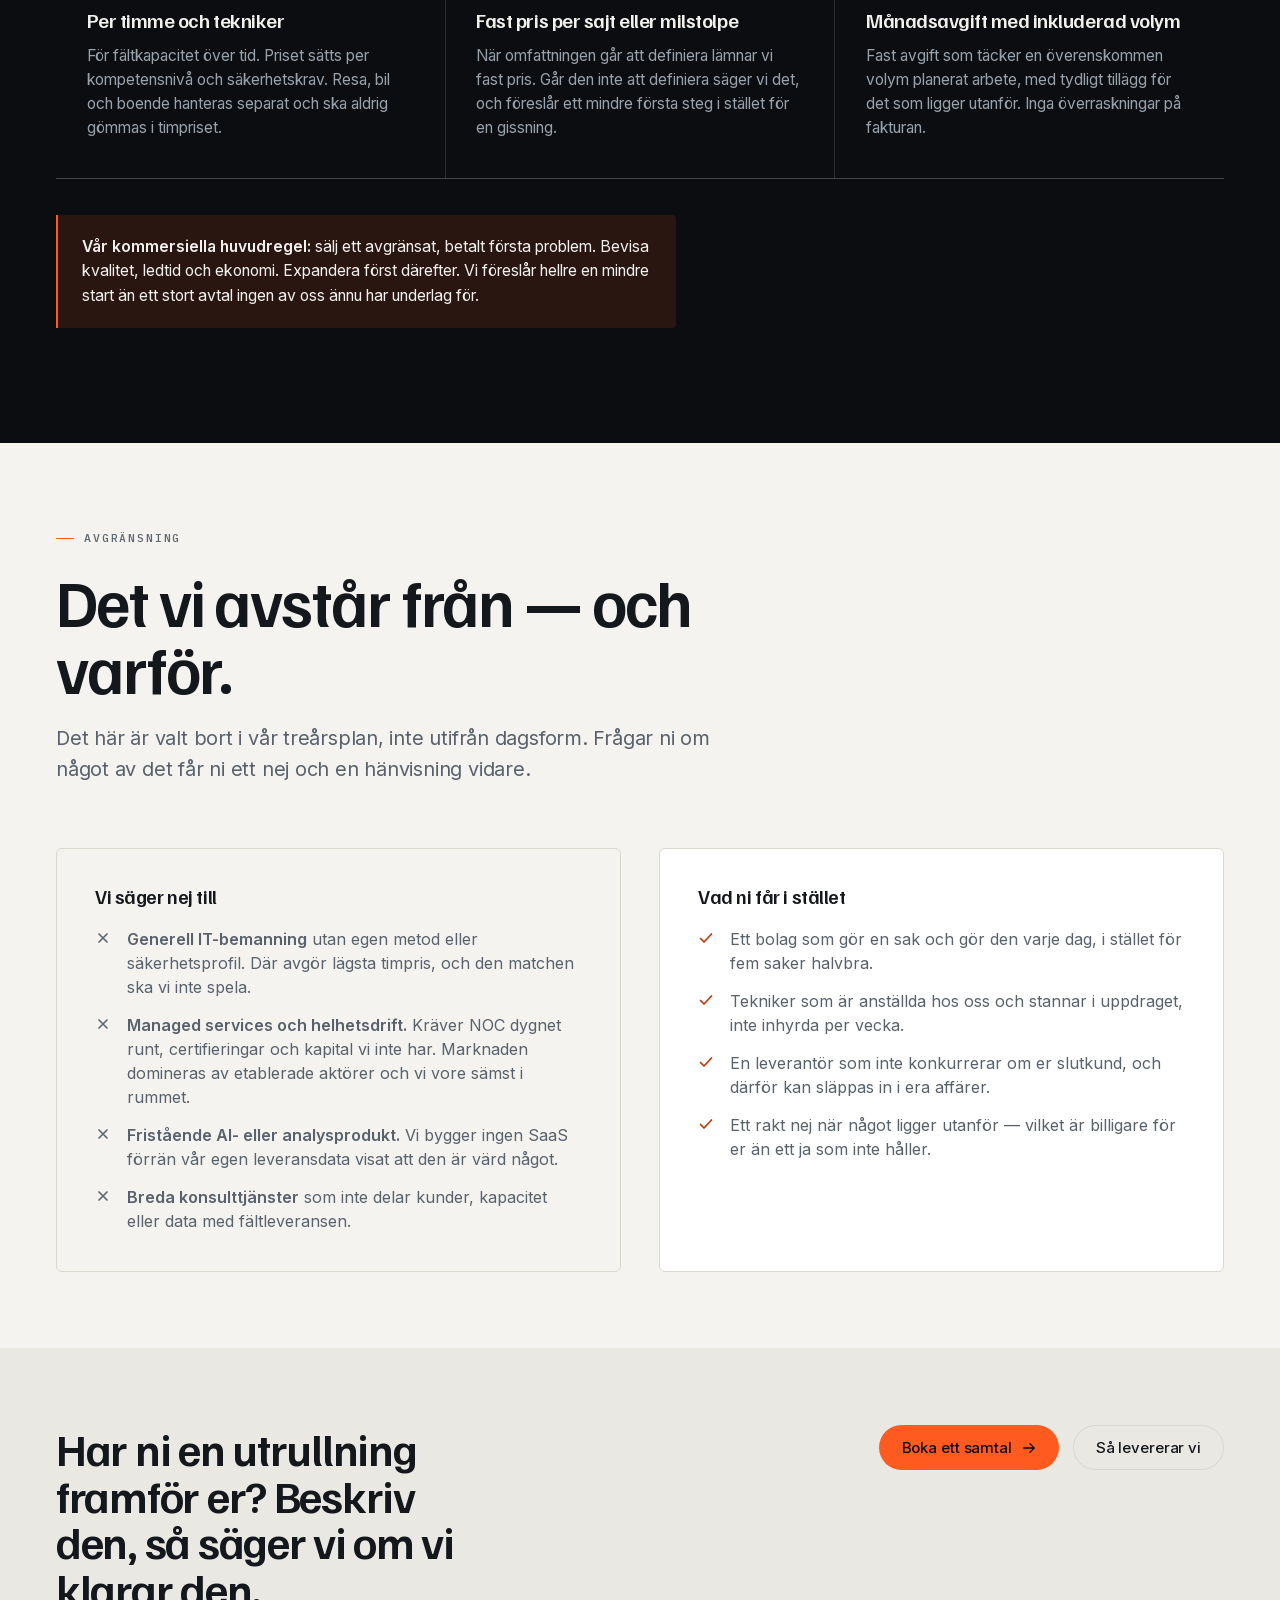
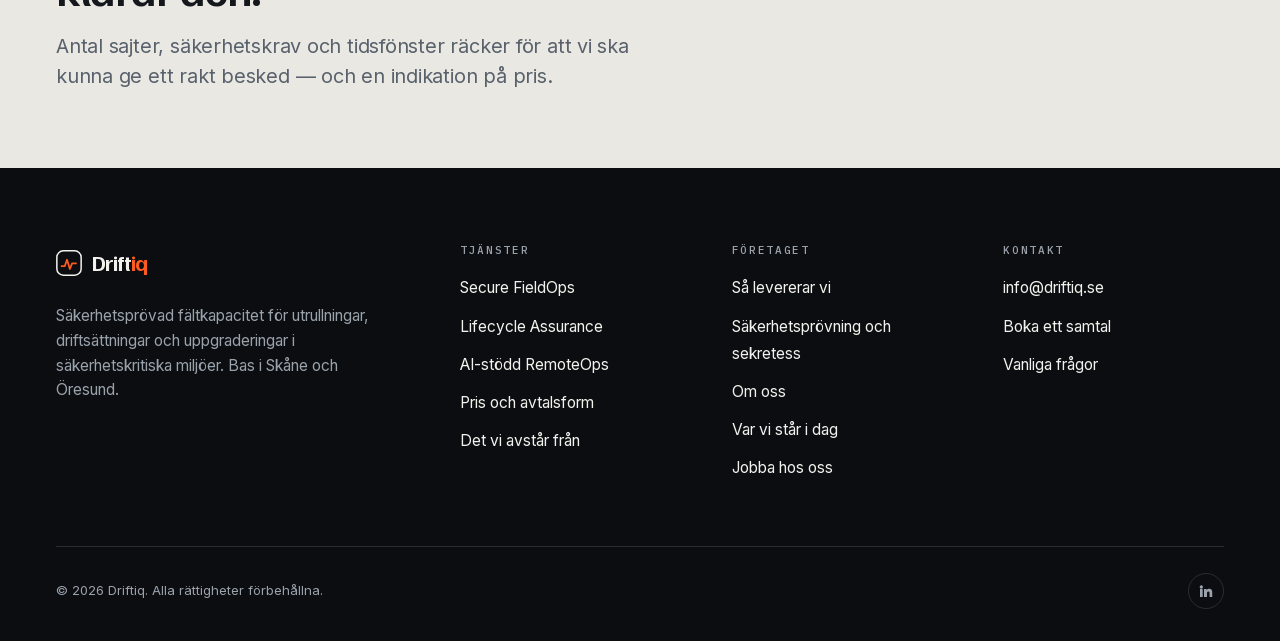
<file: tjanster.html>
<!DOCTYPE html>
<html lang="sv">
<head>
<meta charset="utf-8">
<meta name="viewport" content="width=device-width, initial-scale=1">
<title>Tjänster — Driftiq</title>
<meta name="description" content="Secure FieldOps, Lifecycle Assurance och AI-stödd RemoteOps. Vad som ingår, var varje del står i dag och hur vi sätter pris.">
<link rel="canonical" href="https://driftiq.se/tjanster.html">
<meta name="theme-color" content="#F4F3EF">
<meta property="og:type" content="website">
<meta property="og:locale" content="sv_SE">
<meta property="og:site_name" content="Driftiq">
<meta property="og:title" content="Tjänster — Driftiq">
<meta property="og:description" content="Secure FieldOps, Lifecycle Assurance och AI-stödd RemoteOps. Vad som ingår, var varje del står i dag och hur vi sätter pris.">
<meta property="og:url" content="https://driftiq.se/tjanster.html">

<link rel="icon" href="assets/favicon.svg" type="image/svg+xml">
<link rel="preload" href="assets/fonts/familjen-grotesk-latin-ddca6da8.woff2" as="font" type="font/woff2" crossorigin>
<link rel="preload" href="assets/fonts/inter-latin-1dc044f4.woff2" as="font" type="font/woff2" crossorigin>
<script>document.documentElement.classList.add('js');</script>
<link rel="stylesheet" href="css/fonts.css">
<link rel="stylesheet" href="css/driftiq.css">
</head>
<body>

<a class="skip" href="#innehall">Hoppa till innehåll</a>

<header class="masthead">
  <div class="shell masthead__inner">
    <a class="wordmark" href="index.html" aria-label="Driftiq — startsida">
      <svg class="wordmark__glyph" viewBox="0 0 26 26" aria-hidden="true">
        <rect x=".85" y=".85" width="24.3" height="24.3" rx="6.5" fill="none" stroke="currentColor" stroke-width="1.5"/>
        <path d="M5.6 16.2h3.1l2.3-6.4 2.9 9.2 2.2-5.6h3.9" fill="none" stroke="#FF5A1F" stroke-width="1.8" stroke-linecap="round" stroke-linejoin="round"/>
      </svg>
      <span>Drift<span class="wordmark__q">iq</span></span>
    </a>

    <nav class="mainnav" aria-label="Huvudmeny">
      <a href="tjanster.html" aria-current="page">Tjänster</a>
      <a href="sa-levererar-vi.html">Så levererar vi</a>
      <a href="om-oss.html">Om oss</a>
      <a href="kontakt.html">Kontakt</a>
    </nav>

    <div class="masthead__cta">
      <a class="btn btn--ink" href="kontakt.html">
        Boka ett samtal
        <svg width="14" height="14" viewBox="0 0 16 16" fill="none" aria-hidden="true"><path d="M2 8h12M9 3l5 5-5 5" stroke="currentColor" stroke-width="1.6" stroke-linecap="round" stroke-linejoin="round"/></svg>
      </a>
      <button class="burger" type="button" aria-label="Öppna meny" aria-expanded="false" aria-controls="drawer"><span></span></button>
    </div>
  </div>
</header>

<nav class="drawer" id="drawer" aria-label="Mobilmeny">
  <a href="tjanster.html">Tjänster</a>
  <a href="sa-levererar-vi.html">Så levererar vi</a>
  <a href="om-oss.html">Om oss</a>
  <a href="kontakt.html">Kontakt</a>
  <a class="btn btn--signal" href="kontakt.html">
    Boka ett samtal
    <svg width="14" height="14" viewBox="0 0 16 16" fill="none" aria-hidden="true"><path d="M2 8h12M9 3l5 5-5 5" stroke="currentColor" stroke-width="1.6" stroke-linecap="round" stroke-linejoin="round"/></svg>
  </a>
</nav>

<main id="innehall">

<section class="phero">
  <div class="shell">
    <p class="tag">Tjänster</p>
    <h1 class="display-l">Ett ben som bär i dag. Två som byggs på det.</h1>
    <p class="lede">Vi listar bara det vi faktiskt kan bemanna, och skriver ut var varje del står i dag. Ett bolag som säger att allt är färdigt när det inte är det får ni reda på i leveransen i stället — och då är det dyrare.</p>
  </div>
</section>

<div class="shell">

  <article class="detail" id="fieldops">
    <div class="detail__aside">
      <div class="detail__sticky">
        <p class="detail__no">01</p>
        <h2>Secure FieldOps</h2>
        <p><span class="service__state service__state--now">Levereras nu</span></p>
      </div>
    </div>
    <div class="detail__body">
      <p>Kärnan i verksamheten. Egna, säkerhetsprövade tekniker som utför fysiskt arbete i miljöer där det spelar roll vem som släpps in — och där jobbet måste bli likadant på varje sajt.</p>
      <ul class="speclist">
        <li class="speclist__head">Det här ingår</li>
        <li><svg width="16" height="16" viewBox="0 0 16 16" fill="none" aria-hidden="true"><path d="M2.5 8.5 6 12l7.5-8" stroke="currentColor" stroke-width="1.7" stroke-linecap="round" stroke-linejoin="round"/></svg><span>Utrullning och driftsättning av utrustning på en eller många sajter.</span></li>
        <li><svg width="16" height="16" viewBox="0 0 16 16" fill="none" aria-hidden="true"><path d="M2.5 8.5 6 12l7.5-8" stroke="currentColor" stroke-width="1.7" stroke-linecap="round" stroke-linejoin="round"/></svg><span>Uppgraderingar, firmware- och mjukvaruuppdateringar i fält.</span></li>
        <li><svg width="16" height="16" viewBox="0 0 16 16" fill="none" aria-hidden="true"><path d="M2.5 8.5 6 12l7.5-8" stroke="currentColor" stroke-width="1.7" stroke-linecap="round" stroke-linejoin="round"/></svg><span>Verifiering och funktionstest med tvåstegskontroll vid kritiska moment.</span></li>
        <li><svg width="16" height="16" viewBox="0 0 16 16" fill="none" aria-hidden="true"><path d="M2.5 8.5 6 12l7.5-8" stroke="currentColor" stroke-width="1.7" stroke-linecap="round" stroke-linejoin="round"/></svg><span>Felsökning och åtgärd på plats, med rotorsak dokumenterad.</span></li>
        <li><svg width="16" height="16" viewBox="0 0 16 16" fill="none" aria-hidden="true"><path d="M2.5 8.5 6 12l7.5-8" stroke="currentColor" stroke-width="1.7" stroke-linecap="round" stroke-linejoin="round"/></svg><span>Arbetsrapport per sajt: versionsdata, testresultat, foton och kundgodkännande.</span></li>
      </ul>
      <div class="note"><strong>Rollen.</strong> Vi arbetar som underleverantör eller under ert varumärke. Kundrelationen är er — vi tar inte kontakt med er slutkund vid sidan av er, varken under uppdraget eller efteråt.</div>
    </div>
  </article>

  <article class="detail" id="lifecycle">
    <div class="detail__aside">
      <div class="detail__sticky">
        <p class="detail__no">02</p>
        <h2>Lifecycle Assurance</h2>
        <p><span class="service__state service__state--pilot">Bokas som pilot</span></p>
      </div>
    </div>
    <div class="detail__body">
      <p>Det som händer efter att installationen är gjord. En uppkopplad produkt slutar inte kräva arbete när den är monterad — den ska uppdateras, kontrolleras och kunna bevisas vara i rätt skick, år efter år.</p>
      <ul class="speclist">
        <li class="speclist__head">Det här ingår</li>
        <li><svg width="16" height="16" viewBox="0 0 16 16" fill="none" aria-hidden="true"><path d="M2.5 8.5 6 12l7.5-8" stroke="currentColor" stroke-width="1.7" stroke-linecap="round" stroke-linejoin="round"/></svg><span>Planerade uppgraderingar i överenskomna servicefönster.</span></li>
        <li><svg width="16" height="16" viewBox="0 0 16 16" fill="none" aria-hidden="true"><path d="M2.5 8.5 6 12l7.5-8" stroke="currentColor" stroke-width="1.7" stroke-linecap="round" stroke-linejoin="round"/></svg><span>Patchning och säkerhetsunderhåll över produktens livscykel.</span></li>
        <li><svg width="16" height="16" viewBox="0 0 16 16" fill="none" aria-hidden="true"><path d="M2.5 8.5 6 12l7.5-8" stroke="currentColor" stroke-width="1.7" stroke-linecap="round" stroke-linejoin="round"/></svg><span>Hälsokontroller och statusgenomgång per sajt.</span></li>
        <li><svg width="16" height="16" viewBox="0 0 16 16" fill="none" aria-hidden="true"><path d="M2.5 8.5 6 12l7.5-8" stroke="currentColor" stroke-width="1.7" stroke-linecap="round" stroke-linejoin="round"/></svg><span>Evidenspaket ni kan lämna vidare till er egen kund eller revisor.</span></li>
        <li><svg width="16" height="16" viewBox="0 0 16 16" fill="none" aria-hidden="true"><path d="M2.5 8.5 6 12l7.5-8" stroke="currentColor" stroke-width="1.7" stroke-linecap="round" stroke-linejoin="round"/></svg><span>SLA med definierad inställelsetid och eskalering.</span></li>
        <li><svg width="16" height="16" viewBox="0 0 16 16" fill="none" aria-hidden="true"><path d="M2.5 8.5 6 12l7.5-8" stroke="currentColor" stroke-width="1.7" stroke-linecap="round" stroke-linejoin="round"/></svg><span>Förbättringsrapport efter varje period, med vad som bör åtgärdas härnäst.</span></li>
      </ul>
      <div class="note"><strong>Varför pilot.</strong> Vi har byggt erbjudandet men ännu inte kört det i skala hos en betalande kund. Därför säljer vi det som en avgränsad pilot med begränsat åtagande i stället för ett flerårigt avtal. Ni betalar för en avgränsad period, vi bevisar att det håller, sedan pratar vi volym.</div>
    </div>
  </article>

  <article class="detail" id="remoteops">
    <div class="detail__aside">
      <div class="detail__sticky">
        <p class="detail__no">03</p>
        <h2>AI-stödd RemoteOps</h2>
        <p><span class="service__state service__state--internal">Används internt — säljs inte än</span></p>
      </div>
    </div>
    <div class="detail__body">
      <p>Vi använder automatisering och språkmodeller i vår egen leverans: för att korta administrationstiden, hitta avvikelser i arbetsrapporter och göra kunskap tillgänglig för teknikern på plats. Det är ett arbetssätt — inte en produkt vi tar betalt för.</p>
      <ul class="speclist">
        <li class="speclist__head">Så använder vi det i dag</li>
        <li><svg width="16" height="16" viewBox="0 0 16 16" fill="none" aria-hidden="true"><path d="M2.5 8.5 6 12l7.5-8" stroke="currentColor" stroke-width="1.7" stroke-linecap="round" stroke-linejoin="round"/></svg><span>Automatisk sammanställning av arbetsrapport ur checklista, mätvärden och foton.</span></li>
        <li><svg width="16" height="16" viewBox="0 0 16 16" fill="none" aria-hidden="true"><path d="M2.5 8.5 6 12l7.5-8" stroke="currentColor" stroke-width="1.7" stroke-linecap="round" stroke-linejoin="round"/></svg><span>Kunskapssökning i fält, så att teknikern hittar rätt rutin utan att ringa in.</span></li>
        <li><svg width="16" height="16" viewBox="0 0 16 16" fill="none" aria-hidden="true"><path d="M2.5 8.5 6 12l7.5-8" stroke="currentColor" stroke-width="1.7" stroke-linecap="round" stroke-linejoin="round"/></svg><span>Kontroll av att checklistan faktiskt är komplett innan jobbet stängs.</span></li>
        <li><svg width="16" height="16" viewBox="0 0 16 16" fill="none" aria-hidden="true"><path d="M2.5 8.5 6 12l7.5-8" stroke="currentColor" stroke-width="1.7" stroke-linecap="round" stroke-linejoin="round"/></svg><span>Avvikelseanalys över tid, som underlag för veckovis felgenomgång.</span></li>
      </ul>
      <div class="note"><strong>Var gränsen går.</strong> Ingen AI fattar säkerhetskritiska beslut. Den sorterar, sammanfattar och föreslår — en människa godkänner, och godkännandet loggas. Er data används inte för träning eller korsvis analys utan uttryckligt avtal. Vi kommer att erbjuda delar av detta som tjänst först när minst tre kunder betalar för samma standardiserade funktion. Innan dess vore det en påstådd förmåga, och sådana säljer vi inte.</div>
    </div>
  </article>

</div>

<!-- ====================== Pris ====================== -->
<section class="band band--ink" id="pris">
  <div class="shell">
    <div class="shead" data-reveal>
      <div>
        <p class="tag">Pris och avtalsform</p>
        <h2 class="display-l shead__title">Tre sätt att köpa. Ni ska veta vilket som gäller.</h2>
      </div>
      <p class="lede">Vi publicerar ingen prislista, eftersom omfattning och säkerhetskrav skiljer sig kraftigt mellan uppdrag. Principerna är däremot desamma varje gång, och vi lämnar alltid pris skriftligt innan arbetet startar.</p>
    </div>

    <div class="grid3" data-reveal>
      <div class="gcard">
        <p class="gcard__k">Löpande kapacitet</p>
        <h3>Per timme och tekniker</h3>
        <p>För fältkapacitet över tid. Priset sätts per kompetensnivå och säkerhetskrav. Resa, bil och boende hanteras separat och ska aldrig gömmas i timpriset.</p>
      </div>
      <div class="gcard">
        <p class="gcard__k">Avgränsat uppdrag</p>
        <h3>Fast pris per sajt eller milstolpe</h3>
        <p>När omfattningen går att definiera lämnar vi fast pris. Går den inte att definiera säger vi det, och föreslår ett mindre första steg i stället för en gissning.</p>
      </div>
      <div class="gcard">
        <p class="gcard__k">Lifecycle</p>
        <h3>Månadsavgift med inkluderad volym</h3>
        <p>Fast avgift som täcker en överenskommen volym planerat arbete, med tydligt tillägg för det som ligger utanför. Inga överraskningar på fakturan.</p>
      </div>
    </div>

    <div class="note" style="margin-top:36px;background:rgba(255,90,31,.12);color:#F2F1ED;max-width:62ch">
      <strong>Vår kommersiella huvudregel:</strong> sälj ett avgränsat, betalt första problem. Bevisa kvalitet, ledtid och ekonomi. Expandera först därefter. Vi föreslår hellre en mindre start än ett stort avtal ingen av oss ännu har underlag för.
    </div>
  </div>
</section>

<!-- ====================== Avstår ====================== -->
<section class="band band--tight" id="avstar">
  <div class="shell">
    <div class="shead shead--stack" data-reveal>
      <p class="tag">Avgränsning</p>
      <h2 class="display-l shead__title">Det vi avstår från — och varför.</h2>
      <p class="lede" style="margin-top:22px">Det här är valt bort i vår treårsplan, inte utifrån dagsform. Frågar ni om något av det får ni ett nej och en hänvisning vidare.</p>
    </div>

    <div class="fit">
      <div class="fitcard fitcard--no" data-reveal>
        <h3>Vi säger nej till</h3>
        <ul>
          <li><svg width="16" height="16" viewBox="0 0 16 16" fill="none" aria-hidden="true"><path d="M4 4l8 8M12 4l-8 8" stroke="currentColor" stroke-width="1.7" stroke-linecap="round"/></svg><span><strong>Generell IT-bemanning</strong> utan egen metod eller säkerhetsprofil. Där avgör lägsta timpris, och den matchen ska vi inte spela.</span></li>
          <li><svg width="16" height="16" viewBox="0 0 16 16" fill="none" aria-hidden="true"><path d="M4 4l8 8M12 4l-8 8" stroke="currentColor" stroke-width="1.7" stroke-linecap="round"/></svg><span><strong>Managed services och helhetsdrift.</strong> Kräver NOC dygnet runt, certifieringar och kapital vi inte har. Marknaden domineras av etablerade aktörer och vi vore sämst i rummet.</span></li>
          <li><svg width="16" height="16" viewBox="0 0 16 16" fill="none" aria-hidden="true"><path d="M4 4l8 8M12 4l-8 8" stroke="currentColor" stroke-width="1.7" stroke-linecap="round"/></svg><span><strong>Fristående AI- eller analysprodukt.</strong> Vi bygger ingen SaaS förrän vår egen leveransdata visat att den är värd något.</span></li>
          <li><svg width="16" height="16" viewBox="0 0 16 16" fill="none" aria-hidden="true"><path d="M4 4l8 8M12 4l-8 8" stroke="currentColor" stroke-width="1.7" stroke-linecap="round"/></svg><span><strong>Breda konsulttjänster</strong> som inte delar kunder, kapacitet eller data med fältleveransen.</span></li>
        </ul>
      </div>

      <div class="fitcard fitcard--yes" data-reveal>
        <h3>Vad ni får i stället</h3>
        <ul>
          <li><svg width="16" height="16" viewBox="0 0 16 16" fill="none" aria-hidden="true"><path d="M2.5 8.5 6 12l7.5-8" stroke="currentColor" stroke-width="1.7" stroke-linecap="round" stroke-linejoin="round"/></svg><span>Ett bolag som gör en sak och gör den varje dag, i stället för fem saker halvbra.</span></li>
          <li><svg width="16" height="16" viewBox="0 0 16 16" fill="none" aria-hidden="true"><path d="M2.5 8.5 6 12l7.5-8" stroke="currentColor" stroke-width="1.7" stroke-linecap="round" stroke-linejoin="round"/></svg><span>Tekniker som är anställda hos oss och stannar i uppdraget, inte inhyrda per vecka.</span></li>
          <li><svg width="16" height="16" viewBox="0 0 16 16" fill="none" aria-hidden="true"><path d="M2.5 8.5 6 12l7.5-8" stroke="currentColor" stroke-width="1.7" stroke-linecap="round" stroke-linejoin="round"/></svg><span>En leverantör som inte konkurrerar om er slutkund, och därför kan släppas in i era affärer.</span></li>
          <li><svg width="16" height="16" viewBox="0 0 16 16" fill="none" aria-hidden="true"><path d="M2.5 8.5 6 12l7.5-8" stroke="currentColor" stroke-width="1.7" stroke-linecap="round" stroke-linejoin="round"/></svg><span>Ett rakt nej när något ligger utanför — vilket är billigare för er än ett ja som inte håller.</span></li>
        </ul>
      </div>
    </div>
  </div>
</section>

<section class="band band--tight band--sunk">
  <div class="shell cta" data-reveal>
    <div>
      <h2 class="display-m">Har ni en utrullning framför er? Beskriv den, så säger vi om vi klarar den.</h2>
      <p class="lede" style="margin-top:20px;max-width:52ch">Antal sajter, säkerhetskrav och tidsfönster räcker för att vi ska kunna ge ett rakt besked — och en indikation på pris.</p>
    </div>
    <div class="cta__actions">
      <a class="btn btn--signal" href="kontakt.html">
        Boka ett samtal
        <svg width="14" height="14" viewBox="0 0 16 16" fill="none" aria-hidden="true"><path d="M2 8h12M9 3l5 5-5 5" stroke="currentColor" stroke-width="1.6" stroke-linecap="round" stroke-linejoin="round"/></svg>
      </a>
      <a class="btn btn--ghost" href="sa-levererar-vi.html">Så levererar vi</a>
    </div>
  </div>
</section>

</main>

<footer class="footer">
  <div class="shell">
    <div class="footer__grid">
      <div>
        <a class="wordmark" href="index.html" aria-label="Driftiq — startsida">
          <svg class="wordmark__glyph" viewBox="0 0 26 26" aria-hidden="true">
        <rect x=".85" y=".85" width="24.3" height="24.3" rx="6.5" fill="none" stroke="currentColor" stroke-width="1.5"/>
        <path d="M5.6 16.2h3.1l2.3-6.4 2.9 9.2 2.2-5.6h3.9" fill="none" stroke="#FF5A1F" stroke-width="1.8" stroke-linecap="round" stroke-linejoin="round"/>
      </svg>
          <span>Drift<span class="wordmark__q">iq</span></span>
        </a>
        <p class="footer__blurb">Säkerhetsprövad fältkapacitet för utrullningar, driftsättningar och uppgraderingar i säkerhetskritiska miljöer. Bas i Skåne och Öresund.</p>
      </div>

      <div>
        <h4>Tjänster</h4>
        <ul>
          <li><a href="tjanster.html#fieldops">Secure FieldOps</a></li>
          <li><a href="tjanster.html#lifecycle">Lifecycle Assurance</a></li>
          <li><a href="tjanster.html#remoteops">AI-stödd RemoteOps</a></li>
          <li><a href="tjanster.html#pris">Pris och avtalsform</a></li>
          <li><a href="tjanster.html#avstar">Det vi avstår från</a></li>
        </ul>
      </div>

      <div>
        <h4>Företaget</h4>
        <ul>
          <li><a href="sa-levererar-vi.html">Så levererar vi</a></li>
          <li><a href="sa-levererar-vi.html#sakerhet">Säkerhetsprövning och sekretess</a></li>
          <li><a href="om-oss.html">Om oss</a></li>
          <li><a href="om-oss.html#lage">Var vi står i dag</a></li>
          <li><a href="om-oss.html#jobb">Jobba hos oss</a></li>
        </ul>
      </div>

      <div>
        <h4>Kontakt</h4>
        <ul>
          <li><a href="mailto:info@driftiq.se">info@driftiq.se</a></li>
          <li><a href="kontakt.html">Boka ett samtal</a></li>
          <li><a href="kontakt.html#vanliga-fragor">Vanliga frågor</a></li>
        </ul>
      </div>
    </div>

    <div class="footer__base">
      <span>© <span data-year>2026</span> Driftiq. Alla rättigheter förbehållna.</span>
      <div class="social">
        <a href="https://www.linkedin.com/" rel="noopener" target="_blank" aria-label="Driftiq på LinkedIn">
          <svg width="16" height="16" viewBox="0 0 24 24" fill="currentColor" aria-hidden="true"><path d="M4.98 3.5a2.5 2.5 0 1 1 0 5 2.5 2.5 0 0 1 0-5zM3 9h4v12H3zM9 9h3.8v1.7h.05c.53-.95 1.83-1.95 3.77-1.95 4 0 4.74 2.5 4.74 5.76V21h-4v-5.3c0-1.26-.02-2.9-1.77-2.9-1.77 0-2.04 1.38-2.04 2.8V21H9z"/></svg>
        </a>
      </div>
    </div>
  </div>
</footer>

<script src="js/driftiq.js" defer></script>
</body>
</html>
</file>
<file: css/fonts.css>
/* Självhostade webbtypsnitt — inga anrop till tredje part (GDPR + prestanda).
   Familjen Grotesk & Inter: SIL Open Font License 1.1
   IBM Plex Mono: SIL Open Font License 1.1
   Endast delmängderna latin och latin-ext ingår. */

/* Familjen Grotesk 400 — latin-ext */
@font-face {
  font-family: 'Familjen Grotesk';
  font-style: normal;
  font-weight: 400;
  font-display: swap;
  src: url(../assets/fonts/familjen-grotesk-latin-ext-40e96a7c.woff2) format('woff2');
  unicode-range: U+0100-02BA, U+02BD-02C5, U+02C7-02CC, U+02CE-02D7, U+02DD-02FF, U+0304, U+0308, U+0329, U+1D00-1DBF, U+1E00-1E9F, U+1EF2-1EFF, U+2020, U+20A0-20AB, U+20AD-20C0, U+2113, U+2C60-2C7F, U+A720-A7FF;
}

/* Familjen Grotesk 400 — latin */
@font-face {
  font-family: 'Familjen Grotesk';
  font-style: normal;
  font-weight: 400;
  font-display: swap;
  src: url(../assets/fonts/familjen-grotesk-latin-ddca6da8.woff2) format('woff2');
  unicode-range: U+0000-00FF, U+0131, U+0152-0153, U+02BB-02BC, U+02C6, U+02DA, U+02DC, U+0304, U+0308, U+0329, U+2000-206F, U+20AC, U+2122, U+2191, U+2193, U+2212, U+2215, U+FEFF, U+FFFD;
}

/* Familjen Grotesk 500 — latin-ext */
@font-face {
  font-family: 'Familjen Grotesk';
  font-style: normal;
  font-weight: 500;
  font-display: swap;
  src: url(../assets/fonts/familjen-grotesk-latin-ext-40e96a7c.woff2) format('woff2');
  unicode-range: U+0100-02BA, U+02BD-02C5, U+02C7-02CC, U+02CE-02D7, U+02DD-02FF, U+0304, U+0308, U+0329, U+1D00-1DBF, U+1E00-1E9F, U+1EF2-1EFF, U+2020, U+20A0-20AB, U+20AD-20C0, U+2113, U+2C60-2C7F, U+A720-A7FF;
}

/* Familjen Grotesk 500 — latin */
@font-face {
  font-family: 'Familjen Grotesk';
  font-style: normal;
  font-weight: 500;
  font-display: swap;
  src: url(../assets/fonts/familjen-grotesk-latin-ddca6da8.woff2) format('woff2');
  unicode-range: U+0000-00FF, U+0131, U+0152-0153, U+02BB-02BC, U+02C6, U+02DA, U+02DC, U+0304, U+0308, U+0329, U+2000-206F, U+20AC, U+2122, U+2191, U+2193, U+2212, U+2215, U+FEFF, U+FFFD;
}

/* Familjen Grotesk 600 — latin-ext */
@font-face {
  font-family: 'Familjen Grotesk';
  font-style: normal;
  font-weight: 600;
  font-display: swap;
  src: url(../assets/fonts/familjen-grotesk-latin-ext-40e96a7c.woff2) format('woff2');
  unicode-range: U+0100-02BA, U+02BD-02C5, U+02C7-02CC, U+02CE-02D7, U+02DD-02FF, U+0304, U+0308, U+0329, U+1D00-1DBF, U+1E00-1E9F, U+1EF2-1EFF, U+2020, U+20A0-20AB, U+20AD-20C0, U+2113, U+2C60-2C7F, U+A720-A7FF;
}

/* Familjen Grotesk 600 — latin */
@font-face {
  font-family: 'Familjen Grotesk';
  font-style: normal;
  font-weight: 600;
  font-display: swap;
  src: url(../assets/fonts/familjen-grotesk-latin-ddca6da8.woff2) format('woff2');
  unicode-range: U+0000-00FF, U+0131, U+0152-0153, U+02BB-02BC, U+02C6, U+02DA, U+02DC, U+0304, U+0308, U+0329, U+2000-206F, U+20AC, U+2122, U+2191, U+2193, U+2212, U+2215, U+FEFF, U+FFFD;
}

/* Familjen Grotesk 700 — latin-ext */
@font-face {
  font-family: 'Familjen Grotesk';
  font-style: normal;
  font-weight: 700;
  font-display: swap;
  src: url(../assets/fonts/familjen-grotesk-latin-ext-40e96a7c.woff2) format('woff2');
  unicode-range: U+0100-02BA, U+02BD-02C5, U+02C7-02CC, U+02CE-02D7, U+02DD-02FF, U+0304, U+0308, U+0329, U+1D00-1DBF, U+1E00-1E9F, U+1EF2-1EFF, U+2020, U+20A0-20AB, U+20AD-20C0, U+2113, U+2C60-2C7F, U+A720-A7FF;
}

/* Familjen Grotesk 700 — latin */
@font-face {
  font-family: 'Familjen Grotesk';
  font-style: normal;
  font-weight: 700;
  font-display: swap;
  src: url(../assets/fonts/familjen-grotesk-latin-ddca6da8.woff2) format('woff2');
  unicode-range: U+0000-00FF, U+0131, U+0152-0153, U+02BB-02BC, U+02C6, U+02DA, U+02DC, U+0304, U+0308, U+0329, U+2000-206F, U+20AC, U+2122, U+2191, U+2193, U+2212, U+2215, U+FEFF, U+FFFD;
}

/* IBM Plex Mono 400 — latin-ext */
@font-face {
  font-family: 'IBM Plex Mono';
  font-style: normal;
  font-weight: 400;
  font-display: swap;
  src: url(../assets/fonts/ibm-plex-mono-latin-ext-108d5090.woff2) format('woff2');
  unicode-range: U+0100-02BA, U+02BD-02C5, U+02C7-02CC, U+02CE-02D7, U+02DD-02FF, U+0304, U+0308, U+0329, U+1D00-1DBF, U+1E00-1E9F, U+1EF2-1EFF, U+2020, U+20A0-20AB, U+20AD-20C0, U+2113, U+2C60-2C7F, U+A720-A7FF;
}

/* IBM Plex Mono 400 — latin */
@font-face {
  font-family: 'IBM Plex Mono';
  font-style: normal;
  font-weight: 400;
  font-display: swap;
  src: url(../assets/fonts/ibm-plex-mono-latin-2c9bacf0.woff2) format('woff2');
  unicode-range: U+0000-00FF, U+0131, U+0152-0153, U+02BB-02BC, U+02C6, U+02DA, U+02DC, U+0304, U+0308, U+0329, U+2000-206F, U+20AC, U+2122, U+2191, U+2193, U+2212, U+2215, U+FEFF, U+FFFD;
}

/* IBM Plex Mono 500 — latin-ext */
@font-face {
  font-family: 'IBM Plex Mono';
  font-style: normal;
  font-weight: 500;
  font-display: swap;
  src: url(../assets/fonts/ibm-plex-mono-latin-ext-24397a3e.woff2) format('woff2');
  unicode-range: U+0100-02BA, U+02BD-02C5, U+02C7-02CC, U+02CE-02D7, U+02DD-02FF, U+0304, U+0308, U+0329, U+1D00-1DBF, U+1E00-1E9F, U+1EF2-1EFF, U+2020, U+20A0-20AB, U+20AD-20C0, U+2113, U+2C60-2C7F, U+A720-A7FF;
}

/* IBM Plex Mono 500 — latin */
@font-face {
  font-family: 'IBM Plex Mono';
  font-style: normal;
  font-weight: 500;
  font-display: swap;
  src: url(../assets/fonts/ibm-plex-mono-latin-3a2668b9.woff2) format('woff2');
  unicode-range: U+0000-00FF, U+0131, U+0152-0153, U+02BB-02BC, U+02C6, U+02DA, U+02DC, U+0304, U+0308, U+0329, U+2000-206F, U+20AC, U+2122, U+2191, U+2193, U+2212, U+2215, U+FEFF, U+FFFD;
}

/* Inter 400 — latin-ext */
@font-face {
  font-family: 'Inter';
  font-style: normal;
  font-weight: 400;
  font-display: swap;
  src: url(../assets/fonts/inter-latin-ext-521e24d1.woff2) format('woff2');
  unicode-range: U+0100-02BA, U+02BD-02C5, U+02C7-02CC, U+02CE-02D7, U+02DD-02FF, U+0304, U+0308, U+0329, U+1D00-1DBF, U+1E00-1E9F, U+1EF2-1EFF, U+2020, U+20A0-20AB, U+20AD-20C0, U+2113, U+2C60-2C7F, U+A720-A7FF;
}

/* Inter 400 — latin */
@font-face {
  font-family: 'Inter';
  font-style: normal;
  font-weight: 400;
  font-display: swap;
  src: url(../assets/fonts/inter-latin-1dc044f4.woff2) format('woff2');
  unicode-range: U+0000-00FF, U+0131, U+0152-0153, U+02BB-02BC, U+02C6, U+02DA, U+02DC, U+0304, U+0308, U+0329, U+2000-206F, U+20AC, U+2122, U+2191, U+2193, U+2212, U+2215, U+FEFF, U+FFFD;
}

/* Inter 450 — latin-ext */
@font-face {
  font-family: 'Inter';
  font-style: normal;
  font-weight: 450;
  font-display: swap;
  src: url(../assets/fonts/inter-latin-ext-521e24d1.woff2) format('woff2');
  unicode-range: U+0100-02BA, U+02BD-02C5, U+02C7-02CC, U+02CE-02D7, U+02DD-02FF, U+0304, U+0308, U+0329, U+1D00-1DBF, U+1E00-1E9F, U+1EF2-1EFF, U+2020, U+20A0-20AB, U+20AD-20C0, U+2113, U+2C60-2C7F, U+A720-A7FF;
}

/* Inter 450 — latin */
@font-face {
  font-family: 'Inter';
  font-style: normal;
  font-weight: 450;
  font-display: swap;
  src: url(../assets/fonts/inter-latin-1dc044f4.woff2) format('woff2');
  unicode-range: U+0000-00FF, U+0131, U+0152-0153, U+02BB-02BC, U+02C6, U+02DA, U+02DC, U+0304, U+0308, U+0329, U+2000-206F, U+20AC, U+2122, U+2191, U+2193, U+2212, U+2215, U+FEFF, U+FFFD;
}

/* Inter 500 — latin-ext */
@font-face {
  font-family: 'Inter';
  font-style: normal;
  font-weight: 500;
  font-display: swap;
  src: url(../assets/fonts/inter-latin-ext-521e24d1.woff2) format('woff2');
  unicode-range: U+0100-02BA, U+02BD-02C5, U+02C7-02CC, U+02CE-02D7, U+02DD-02FF, U+0304, U+0308, U+0329, U+1D00-1DBF, U+1E00-1E9F, U+1EF2-1EFF, U+2020, U+20A0-20AB, U+20AD-20C0, U+2113, U+2C60-2C7F, U+A720-A7FF;
}

/* Inter 500 — latin */
@font-face {
  font-family: 'Inter';
  font-style: normal;
  font-weight: 500;
  font-display: swap;
  src: url(../assets/fonts/inter-latin-1dc044f4.woff2) format('woff2');
  unicode-range: U+0000-00FF, U+0131, U+0152-0153, U+02BB-02BC, U+02C6, U+02DA, U+02DC, U+0304, U+0308, U+0329, U+2000-206F, U+20AC, U+2122, U+2191, U+2193, U+2212, U+2215, U+FEFF, U+FFFD;
}

/* Inter 600 — latin-ext */
@font-face {
  font-family: 'Inter';
  font-style: normal;
  font-weight: 600;
  font-display: swap;
  src: url(../assets/fonts/inter-latin-ext-521e24d1.woff2) format('woff2');
  unicode-range: U+0100-02BA, U+02BD-02C5, U+02C7-02CC, U+02CE-02D7, U+02DD-02FF, U+0304, U+0308, U+0329, U+1D00-1DBF, U+1E00-1E9F, U+1EF2-1EFF, U+2020, U+20A0-20AB, U+20AD-20C0, U+2113, U+2C60-2C7F, U+A720-A7FF;
}

/* Inter 600 — latin */
@font-face {
  font-family: 'Inter';
  font-style: normal;
  font-weight: 600;
  font-display: swap;
  src: url(../assets/fonts/inter-latin-1dc044f4.woff2) format('woff2');
  unicode-range: U+0000-00FF, U+0131, U+0152-0153, U+02BB-02BC, U+02C6, U+02DA, U+02DC, U+0304, U+0308, U+0329, U+2000-206F, U+20AC, U+2122, U+2191, U+2193, U+2212, U+2215, U+FEFF, U+FFFD;
}
</file>
<file: css/driftiq.css>
/* =============================================================
   DRIFTIQ — Design system
   -------------------------------------------------------------
   Concept: "drift" = uptime. The site is built like an
   operations spec sheet: hairline rules, monospaced metadata,
   one signal colour, and typography doing the heavy lifting.

   Type   Familjen Grotesk (display, Letters from Sweden)
          Inter (running text)
          IBM Plex Mono (labels, metadata, numerals)
   Colour Near-black ink · warm paper · one signal orange
   ============================================================= */

/* ---------- 1. Tokens ---------- */

:root{
  /* Ink */
  --ink:        #0B0D10;
  --ink-raised: #141920;
  --ink-line:   rgba(255,255,255,.13);
  --ink-line-2: rgba(255,255,255,.07);
  --on-ink:     #F2F1ED;
  --on-ink-dim: #9AA2AC;

  /* Paper */
  --paper:      #F4F3EF;
  --paper-pure: #FFFFFF;
  --paper-sunk: #EAE8E2;
  --line:       #DAD7CF;
  --line-soft:  #E5E2DA;

  /* Text on paper */
  --text:       #14181D;
  --text-2:     #58616C;
  --text-3:     #5F6771;

  /* Signal */
  --signal:     #FF5A1F;
  --signal-ink: #C13606;   /* accentfärg som klarar AA som liten text på paper */
  --signal-dim: rgba(255,90,31,.14);
  --ok:         #34C77B;

  /* Type */
  --display: "Familjen Grotesk", "Inter", -apple-system, BlinkMacSystemFont, "Segoe UI", sans-serif;
  --body:    "Inter", -apple-system, BlinkMacSystemFont, "Segoe UI", Roboto, sans-serif;
  --mono:    "IBM Plex Mono", ui-monospace, "SF Mono", Menlo, Consolas, monospace;

  /* Metrics */
  --shell:   1280px;
  --gutter:  clamp(20px, 5vw, 56px);
  --rhythm:  clamp(72px, 9vw, 132px);
  --ease:    cubic-bezier(.22, .61, .36, 1);
  --ease-out:cubic-bezier(.16, 1, .3, 1);
}

/* ---------- 2. Reset & base ---------- */

*, *::before, *::after{ box-sizing: border-box; }

html{
  -webkit-text-size-adjust: 100%;
  scroll-behavior: smooth;
  scroll-padding-top: 96px;
}

body{
  margin: 0;
  background: var(--paper);
  color: var(--text);
  font-family: var(--body);
  font-size: 17px;
  line-height: 1.6;
  font-feature-settings: "kern" 1, "liga" 1, "cv11" 1;
  -webkit-font-smoothing: antialiased;
  -moz-osx-font-smoothing: grayscale;
  overflow-x: hidden;
}

img, svg, video{ display: block; max-width: 100%; }
a{ color: inherit; text-decoration: none; }
button{ font: inherit; color: inherit; background: none; border: 0; cursor: pointer; }
h1, h2, h3, h4{ margin: 0; font-family: var(--display); font-weight: 600; line-height: 1.02; letter-spacing: -.028em; }
p{ margin: 0; }
ul, ol{ margin: 0; padding: 0; list-style: none; }
dl, dt, dd{ margin: 0; }
::selection{ background: var(--signal); color: #fff; }

:focus-visible{
  outline: 2px solid var(--signal-ink);
  outline-offset: 3px;
  border-radius: 2px;
}

.skip{
  position: absolute; left: 12px; top: -60px; z-index: 200;
  background: var(--ink); color: var(--on-ink);
  padding: 12px 18px; border-radius: 4px;
  font: 500 14px/1 var(--body);
  transition: top .18s var(--ease);
}
.skip:focus{ top: 12px; }

.sr{
  position: absolute; width: 1px; height: 1px;
  padding: 0; margin: -1px; overflow: hidden;
  clip: rect(0 0 0 0); white-space: nowrap; border: 0;
}

/* ---------- 3. Layout primitives ---------- */

.shell{
  width: 100%;
  max-width: var(--shell);
  margin-inline: auto;
  padding-inline: var(--gutter);
}

.band{ padding-block: var(--rhythm); }
.band--tight{ padding-block: clamp(52px, 6vw, 84px); }

.band--ink{
  background: var(--ink);
  color: var(--on-ink);
}
.band--ink h1, .band--ink h2, .band--ink h3, .band--ink h4{ color: var(--on-ink); }

.band--sunk{ background: var(--paper-sunk); }

/* Hairline rule that spans the shell */
.rule{
  height: 1px;
  background: var(--line);
  border: 0;
  margin: 0;
}
.band--ink .rule{ background: var(--ink-line); }

/* ---------- 4. Typography scale ---------- */

.display-xl{ font-size: clamp(2.85rem, 8.2vw, 6.4rem); letter-spacing: -.035em; }
.display-l { font-size: clamp(2.3rem, 5.4vw, 4.1rem);  letter-spacing: -.032em; }
.display-m { font-size: clamp(1.85rem, 3.6vw, 2.85rem); letter-spacing: -.028em; }
.display-s { font-size: clamp(1.35rem, 2.1vw, 1.7rem);  letter-spacing: -.022em; line-height: 1.16; }

.lede{
  font-size: clamp(1.075rem, 1.55vw, 1.3rem);
  line-height: 1.52;
  color: var(--text-2);
  letter-spacing: -.011em;
}
.band--ink .lede{ color: var(--on-ink-dim); }

.prose p + p{ margin-top: 1.15em; }
.prose{ color: var(--text-2); max-width: 62ch; }
.band--ink .prose{ color: var(--on-ink-dim); }

.tag{
  font-family: var(--mono);
  font-size: 11.5px;
  font-weight: 500;
  letter-spacing: .16em;
  text-transform: uppercase;
  color: var(--text-3);
  display: inline-flex;
  align-items: center;
  gap: 10px;
}
.band--ink .tag{ color: var(--on-ink-dim); }
.tag::before{
  content: "";
  width: 18px; height: 1px;
  background: var(--signal);
  flex: none;
}
.tag--bare::before{ display: none; }

.mark{ color: var(--signal-ink); }
.band--ink .mark{ color: var(--signal); }

/* ---------- 5. Buttons & links ---------- */

.btn{
  display: inline-flex;
  align-items: center;
  gap: 10px;
  padding: 14px 22px;
  border-radius: 999px;
  font: 500 15px/1 var(--body);
  letter-spacing: -.008em;
  border: 1px solid transparent;
  transition: background .22s var(--ease), color .22s var(--ease),
              border-color .22s var(--ease), transform .22s var(--ease);
  white-space: nowrap;
}
.btn svg{ flex: none; transition: transform .3s var(--ease-out); }
.btn:hover svg{ transform: translateX(3px); }

.btn--signal{ background: var(--signal); color: var(--ink); font-weight: 500; }
.btn--signal:hover{ background: #FF6B36; }

.btn--ink{ background: var(--ink); color: var(--on-ink); }
.btn--ink:hover{ background: #232A33; }

.btn--ghost{ border-color: var(--line); color: var(--text); }
.btn--ghost:hover{ border-color: var(--text); background: transparent; }

.band--ink .btn--ghost{ border-color: var(--ink-line); color: var(--on-ink); }
.band--ink .btn--ghost:hover{ border-color: rgba(255,255,255,.4); }

.btn--light{ background: var(--paper); color: var(--ink); }
.btn--light:hover{ background: #fff; }

/* Underline-on-hover text link */
.tlink{
  display: inline-flex;
  align-items: center;
  gap: 8px;
  font: 500 15px/1 var(--body);
  color: var(--text);
  padding-bottom: 3px;
  background-image: linear-gradient(var(--signal), var(--signal));
  background-size: 0% 1.5px;
  background-position: 0 100%;
  background-repeat: no-repeat;
  transition: background-size .34s var(--ease-out);
}
.tlink:hover{ background-size: 100% 1.5px; }
.tlink svg{ transition: transform .3s var(--ease-out); }
.tlink:hover svg{ transform: translateX(3px); }
.band--ink .tlink{ color: var(--on-ink); }

/* ---------- 6. Header ---------- */

.masthead{
  position: sticky;
  top: 0;
  z-index: 100;
  background: color-mix(in srgb, var(--paper) 80%, transparent);
  backdrop-filter: blur(14px) saturate(140%);
  -webkit-backdrop-filter: blur(14px) saturate(140%);
  border-bottom: 1px solid transparent;
  transition: border-color .3s var(--ease), background .3s var(--ease);
}
.masthead.is-stuck{
  border-bottom-color: var(--line);
  background: color-mix(in srgb, var(--paper) 92%, transparent);
}

.masthead__inner{
  display: flex;
  align-items: center;
  gap: 28px;
  height: 76px;
}

/* Wordmark */
.wordmark{
  display: inline-flex;
  align-items: center;
  gap: 10px;
  font-family: var(--display);
  font-weight: 700;
  font-size: 22px;
  letter-spacing: -.045em;
  color: var(--text);
  margin-right: auto;
}
.wordmark__glyph{ width: 26px; height: 26px; flex: none; }
.wordmark__q{ color: var(--signal-ink); }

.mainnav{ display: flex; align-items: center; gap: 4px; }
.mainnav a{
  position: relative;
  padding: 9px 14px;
  border-radius: 999px;
  font-size: 15px;
  font-weight: 450;
  color: var(--text-2);
  transition: color .2s var(--ease), background .2s var(--ease);
}
.mainnav a:hover{ color: var(--text); background: rgba(20,24,29,.05); }
.mainnav a[aria-current="page"]{ color: var(--text); font-weight: 500; }
.mainnav a[aria-current="page"]::after{
  content: "";
  position: absolute;
  left: 14px; right: 14px; bottom: 3px;
  height: 1.5px;
  background: var(--signal);
}

.masthead__cta{ display: flex; align-items: center; gap: 14px; }

.burger{
  display: none;
  width: 44px; height: 44px;
  margin-right: -10px;
  align-items: center;
  justify-content: center;
}
.burger span{
  display: block;
  width: 20px; height: 1.5px;
  background: var(--text);
  position: relative;
  transition: background .2s var(--ease);
}
.burger span::before,
.burger span::after{
  content: "";
  position: absolute; left: 0;
  width: 20px; height: 1.5px;
  background: var(--text);
  transition: transform .3s var(--ease-out);
}
.burger span::before{ top: -6px; }
.burger span::after{ top: 6px; }

body.nav-open .burger span{ background: transparent; }
body.nav-open .burger span::before{ transform: translateY(6px) rotate(45deg); }
body.nav-open .burger span::after{ transform: translateY(-6px) rotate(-45deg); }

/* Mobile drawer */
.drawer{
  position: fixed;
  inset: 76px 0 0;
  z-index: 99;
  background: var(--paper);
  padding: 32px var(--gutter) 48px;
  display: flex;
  flex-direction: column;
  gap: 4px;
  transform: translateY(-12px);
  opacity: 0;
  pointer-events: none;
  visibility: hidden;
  transition: opacity .25s var(--ease), transform .3s var(--ease-out), visibility .25s;
}
body.nav-open .drawer{
  opacity: 1; transform: none; pointer-events: auto; visibility: visible;
}
.drawer a{
  font-family: var(--display);
  font-size: clamp(1.7rem, 8vw, 2.3rem);
  font-weight: 600;
  letter-spacing: -.03em;
  padding: 14px 0;
  border-bottom: 1px solid var(--line-soft);
}
.drawer .btn{ margin-top: 28px; align-self: flex-start; }

/* ---------- 7. Hero ---------- */

.hero{
  position: relative;
  padding-block: clamp(60px, 9vw, 108px) clamp(56px, 7vw, 92px);
  overflow: hidden;
}
.hero__canvas{
  position: absolute;
  inset: 0;
  width: 100%; height: 100%;
  opacity: .5;
  pointer-events: none;
  mask-image: linear-gradient(to bottom, #000 30%, transparent 100%);
  -webkit-mask-image: linear-gradient(to bottom, #000 30%, transparent 100%);
}
.hero__inner{ position: relative; z-index: 1; }

.hero h1{ margin-top: 26px; max-width: 15ch; }
.hero .lede{ margin-top: 26px; max-width: 54ch; }

.hero__actions{
  display: flex;
  flex-wrap: wrap;
  align-items: center;
  gap: 14px 24px;
  margin-top: 38px;
}

/* Spec rail — the metadata block under the hero */
.specrail{
  margin-top: clamp(52px, 6vw, 80px);
  border-top: 1px solid var(--line);
  display: grid;
  grid-template-columns: repeat(4, 1fr);
}
.specrail__item{
  padding: 22px 24px 22px 0;
  border-right: 1px solid var(--line);
}
.specrail__item:last-child{ border-right: 0; }
.specrail__item:not(:first-child){ padding-left: 24px; }
.specrail__k{
  font-family: var(--mono);
  font-size: 11px;
  letter-spacing: .15em;
  text-transform: uppercase;
  color: var(--text-3);
}
.specrail__v{
  margin-top: 8px;
  font-family: var(--display);
  font-size: clamp(.98rem, 1.35vw, 1.15rem);
  font-weight: 500;
  letter-spacing: -.018em;
  line-height: 1.25;
  color: var(--text);
}

/* ---------- 8. Section headers ---------- */

.shead{
  display: grid;
  grid-template-columns: minmax(0, 1fr) minmax(0, .78fr);
  gap: clamp(28px, 5vw, 72px);
  align-items: end;
}
.shead__title{ margin-top: 20px; max-width: 18ch; }
.shead--stack{ display: block; max-width: 44rem; }
.shead--stack .shead__title{ max-width: none; }

/* ---------- 9. Contrast table (Vanligt / Hos oss) ---------- */

.contrast{
  margin-top: clamp(44px, 5vw, 68px);
  border-top: 1px solid var(--line);
}
.contrast__row{
  display: grid;
  grid-template-columns: 1.15fr 1fr;
  gap: clamp(24px, 5vw, 64px);
  padding: clamp(24px, 3vw, 34px) 0;
  border-bottom: 1px solid var(--line);
}
.contrast__side{ display: flex; gap: 14px; }
.contrast__side p{ font-size: 1rem; line-height: 1.55; }
.contrast__icon{
  flex: none;
  width: 22px; height: 22px;
  margin-top: 1px;
}
.contrast__was p{ color: var(--text-3); }
.contrast__is p{ color: var(--text); font-weight: 450; }
.contrast__head{
  display: grid;
  grid-template-columns: 1.15fr 1fr;
  gap: clamp(24px, 5vw, 64px);
  padding-bottom: 14px;
}
.contrast__head span{
  font-family: var(--mono);
  font-size: 11px;
  letter-spacing: .15em;
  text-transform: uppercase;
  color: var(--text-3);
}
.contrast__head span:last-child{ color: var(--signal-ink); }

/* ---------- 10. Service list (numbered, editorial) ---------- */

.services{ margin-top: clamp(44px, 5vw, 64px); border-top: 1px solid var(--line); }
.band--ink .services{ border-top-color: var(--ink-line); }

.service{
  position: relative;
  display: grid;
  grid-template-columns: 92px minmax(0, 1fr) minmax(0, 1.05fr) 40px;
  gap: clamp(16px, 3vw, 40px);
  align-items: baseline;
  padding: clamp(26px, 3.2vw, 38px) 0;
  border-bottom: 1px solid var(--line);
  transition: color .25s var(--ease);
}
.band--ink .service{ border-bottom-color: var(--ink-line); }

.service::before{
  content: "";
  position: absolute;
  left: calc(var(--gutter) * -1);
  right: calc(var(--gutter) * -1);
  top: 0; bottom: 0;
  background: var(--paper-sunk);
  opacity: 0;
  transition: opacity .3s var(--ease);
  z-index: -1;
}
.band--ink .service::before{ background: var(--ink-raised); }
a.service:hover::before{ opacity: 1; }

.service__no{
  font-family: var(--mono);
  font-size: 12px;
  letter-spacing: .1em;
  color: var(--text-3);
  padding-top: 6px;
}
.band--ink .service__no{ color: var(--on-ink-dim); }
a.service:hover .service__no{ color: var(--signal-ink); }
.band--ink a.service:hover .service__no{ color: var(--signal); }

.service__name{
  font-family: var(--display);
  font-size: clamp(1.3rem, 2.3vw, 1.85rem);
  font-weight: 600;
  letter-spacing: -.026em;
  line-height: 1.1;
}
.service__desc{ color: var(--text-2); font-size: 1rem; line-height: 1.55; }
.band--ink .service__desc{ color: var(--on-ink-dim); }

.service__go{
  justify-self: end;
  align-self: center;
  width: 34px; height: 34px;
  border: 1px solid var(--line);
  border-radius: 999px;
  display: grid;
  place-items: center;
  transition: background .25s var(--ease), border-color .25s var(--ease), color .25s var(--ease);
}
a.service:hover .service__go{
  background: var(--signal);
  border-color: var(--signal);
  color: #fff;
}
a.service:hover .service__go svg{ transform: translateX(2px); }
.service__go svg{ transition: transform .3s var(--ease-out); }

/* ---------- 11. Full-bleed statement band ---------- */

.statement{
  position: relative;
  min-height: clamp(420px, 54vw, 620px);
  display: grid;
  align-items: end;
  overflow: hidden;
  background: var(--ink);
}
.statement__media{
  position: absolute;
  inset: 0;
}
.statement__media img{
  width: 100%; height: 100%;
  object-fit: cover;
  filter: grayscale(1) contrast(1.08) brightness(.74);
}
.statement__media::after{
  content: "";
  position: absolute; inset: 0;
  background:
    linear-gradient(to top, rgba(11,13,16,.92) 6%, rgba(11,13,16,.28) 58%, rgba(11,13,16,.5) 100%);
}
.statement__body{
  position: relative;
  z-index: 1;
  padding-block: clamp(48px, 6vw, 76px);
  color: var(--on-ink);
}
.statement__body q{
  display: block;
  font-family: var(--display);
  font-weight: 600;
  font-size: clamp(1.7rem, 3.9vw, 3.1rem);
  letter-spacing: -.03em;
  line-height: 1.06;
  max-width: 20ch;
  quotes: none;
}
.statement__by{
  margin-top: 24px;
  font-family: var(--mono);
  font-size: 12px;
  letter-spacing: .12em;
  text-transform: uppercase;
  color: var(--on-ink-dim);
}

/* ---------- 12. Steps ---------- */

.steps{
  margin-top: clamp(44px, 5vw, 68px);
  display: grid;
  grid-template-columns: repeat(4, 1fr);
  gap: 1px;
  background: var(--line);
  border: 1px solid var(--line);
}
.band--ink .steps{ background: var(--ink-line); border-color: var(--ink-line); }

.step{
  background: var(--paper);
  padding: clamp(24px, 2.6vw, 34px);
  display: flex;
  flex-direction: column;
  gap: 12px;
  min-height: 260px;
}
.band--ink .step{ background: var(--ink); }

.step__no{
  font-family: var(--mono);
  font-size: 11px;
  letter-spacing: .15em;
  color: var(--signal-ink);
}
.band--ink .step__no{ color: var(--signal); }
.step h3{ font-size: 1.22rem; letter-spacing: -.022em; line-height: 1.14; }
.step p{ color: var(--text-2); font-size: .96rem; line-height: 1.55; }
.band--ink .step p{ color: var(--on-ink-dim); }

/* ---------- 13. Commitments (spec sheet) ---------- */

.commits{
  margin-top: clamp(44px, 5vw, 68px);
  border-top: 1px solid var(--ink-line);
}
.commit{
  display: grid;
  grid-template-columns: 40px minmax(0, .85fr) minmax(0, 1.15fr);
  gap: clamp(16px, 3vw, 40px);
  padding: clamp(22px, 2.6vw, 30px) 0;
  border-bottom: 1px solid var(--ink-line);
  align-items: start;
}
.commit__dot{
  width: 9px; height: 9px;
  border-radius: 999px;
  background: var(--ok);
  margin-top: 9px;
  box-shadow: 0 0 0 4px rgba(52,199,123,.14);
}
.commit__t{
  font-family: var(--display);
  font-size: clamp(1.08rem, 1.7vw, 1.3rem);
  font-weight: 600;
  letter-spacing: -.022em;
  line-height: 1.18;
  color: var(--on-ink);
}
.commit__d{ color: var(--on-ink-dim); font-size: 1rem; line-height: 1.55; }

/* ---------- 14. Fit / not-fit ---------- */

.fit{
  margin-top: clamp(40px, 5vw, 64px);
  display: grid;
  grid-template-columns: repeat(2, 1fr);
  gap: clamp(24px, 3vw, 40px);
}
.fitcard{
  border: 1px solid var(--line);
  border-radius: 6px;
  padding: clamp(26px, 3vw, 38px);
  background: var(--paper-pure);
}
.fitcard--no{ background: transparent; }
.fitcard h3{ font-size: 1.22rem; letter-spacing: -.022em; }
.fitcard ul{ margin-top: 20px; display: grid; gap: 14px; }
.fitcard li{
  display: grid;
  grid-template-columns: 20px 1fr;
  gap: 12px;
  font-size: 1rem;
  line-height: 1.5;
  color: var(--text-2);
}
.fitcard li svg{ margin-top: 3px; }
.fitcard--yes li svg{ color: var(--signal-ink); }
.fitcard--no li svg{ color: var(--text-3); }

/* ---------- 15. People ---------- */

.people{
  margin-top: clamp(40px, 5vw, 60px);
  display: grid;
  grid-template-columns: repeat(2, 1fr);
  gap: 1px;
  background: var(--line);
  border: 1px solid var(--line);
}
.person{
  background: var(--paper);
  padding: clamp(26px, 3vw, 40px);
}
.person__role{
  font-family: var(--mono);
  font-size: 11px;
  letter-spacing: .15em;
  text-transform: uppercase;
  color: var(--signal-ink);
}
.person h3{ margin-top: 14px; font-size: clamp(1.35rem, 2.2vw, 1.75rem); }
.person p{ margin-top: 14px; color: var(--text-2); font-size: 1rem; line-height: 1.55; }
.person__links{ margin-top: 20px; display: flex; gap: 18px; flex-wrap: wrap; }

/* ---------- 16. CTA band ---------- */

.cta{
  display: grid;
  grid-template-columns: minmax(0, 1fr) auto;
  gap: clamp(28px, 5vw, 72px);
  align-items: center;
}
.cta h2{ max-width: 17ch; }
.cta__actions{ display: flex; flex-wrap: wrap; gap: 14px; }

/* ---------- 17. Page hero (sub-pages) ---------- */

.phero{
  padding-block: clamp(54px, 7vw, 88px) clamp(40px, 5vw, 60px);
  border-bottom: 1px solid var(--line);
}
.phero h1{ margin-top: 22px; max-width: 17ch; }
.phero .lede{ margin-top: 24px; max-width: 56ch; }

/* ---------- 18. Detail article blocks (services page) ---------- */

.detail{
  display: grid;
  grid-template-columns: minmax(0, .78fr) minmax(0, 1.22fr);
  gap: clamp(28px, 5vw, 80px);
  padding-block: clamp(48px, 6vw, 82px);
  border-bottom: 1px solid var(--line);
}
.detail:last-of-type{ border-bottom: 0; }
.detail__aside{ position: relative; }
.detail__sticky{ position: sticky; top: 112px; }
.detail__no{
  font-family: var(--mono);
  font-size: 12px;
  letter-spacing: .12em;
  color: var(--signal-ink);
}
.detail__aside h2{ margin-top: 16px; font-size: clamp(1.65rem, 3vw, 2.35rem); }
.detail__body > p{ font-size: 1.075rem; line-height: 1.6; color: var(--text-2); }

.speclist{
  margin-top: 30px;
  border-top: 1px solid var(--line);
}
.speclist li{
  display: grid;
  grid-template-columns: 20px 1fr;
  gap: 14px;
  padding: 14px 0;
  border-bottom: 1px solid var(--line-soft);
  font-size: .98rem;
  line-height: 1.5;
}
.speclist li svg{ margin-top: 3px; color: var(--signal-ink); }
/* Label row: full width, no icon column, no rule beneath it */
.speclist li.speclist__head{
  display: block;
  font-family: var(--mono);
  font-size: 11px;
  letter-spacing: .15em;
  text-transform: uppercase;
  color: var(--text-3);
  padding: 12px 0 6px;
  border-bottom: 0;
}

.note{
  margin-top: 28px;
  padding: 20px 24px;
  border-left: 2px solid var(--signal);
  background: var(--signal-dim);
  border-radius: 0 4px 4px 0;
  font-size: .98rem;
  line-height: 1.55;
  color: var(--text);
}
.note strong{ font-weight: 600; }

/* ---------- 19. Two-column feature (image + text) ---------- */

.duo{
  display: grid;
  grid-template-columns: repeat(2, 1fr);
  gap: clamp(32px, 5vw, 80px);
  align-items: center;
}
.duo--flip .duo__media{ order: 2; }
.duo__media{
  position: relative;
  aspect-ratio: 4 / 3.1;
  overflow: hidden;
  border-radius: 6px;
  background: var(--ink);
}
.duo__media img{
  width: 100%; height: 100%;
  object-fit: cover;
  filter: grayscale(1) contrast(1.05);
  transition: transform 1.1s var(--ease-out);
}
.duo:hover .duo__media img{ transform: scale(1.03); }
.duo__media::after{
  content: "";
  position: absolute; inset: 0;
  background: linear-gradient(140deg, rgba(255,90,31,.16), transparent 55%);
  mix-blend-mode: screen;
}
.duo__text h2{ margin-top: 20px; }
.duo__text p{ margin-top: 22px; }

/* ---------- 20. Values / grid cards ---------- */

.grid3{
  margin-top: clamp(40px, 5vw, 64px);
  display: grid;
  grid-template-columns: repeat(3, 1fr);
  gap: 1px;
  background: var(--line);
  border-block: 1px solid var(--line);
}
.band--ink .grid3{ background: var(--ink-line); border-block-color: var(--ink-line); }
.gcard{
  background: var(--paper);
  padding: clamp(26px, 3vw, 38px) clamp(22px, 2.4vw, 32px);
}
.band--ink .gcard{ background: var(--ink); }
.gcard__k{
  font-family: var(--mono);
  font-size: 11px;
  letter-spacing: .15em;
  text-transform: uppercase;
  color: var(--text-3);
}
.band--ink .gcard__k{ color: var(--on-ink-dim); }
.gcard h3{ margin-top: 16px; font-size: 1.25rem; letter-spacing: -.024em; line-height: 1.15; }
.gcard p{ margin-top: 12px; color: var(--text-2); font-size: .97rem; line-height: 1.55; }
.band--ink .gcard p{ color: var(--on-ink-dim); }

/* ---------- 21. Contact ---------- */

.contact{
  display: grid;
  grid-template-columns: minmax(0, .82fr) minmax(0, 1.18fr);
  gap: clamp(36px, 6vw, 88px);
  align-items: start;
}
.contactinfo dl{ margin: 0; border-top: 1px solid var(--line); }
.contactinfo div{
  padding: 20px 0;
  border-bottom: 1px solid var(--line);
}
.contactinfo dt{
  font-family: var(--mono);
  font-size: 11px;
  letter-spacing: .15em;
  text-transform: uppercase;
  color: var(--text-3);
}
.contactinfo dd{
  margin: 8px 0 0;
  font-size: 1.05rem;
  font-weight: 450;
  letter-spacing: -.012em;
}
.contactinfo dd a{
  background-image: linear-gradient(var(--signal), var(--signal));
  background-size: 100% 1px;
  background-position: 0 100%;
  background-repeat: no-repeat;
  padding-bottom: 2px;
}

form{ display: grid; gap: 20px; }
.field{ display: grid; gap: 8px; }
.field label{
  font-family: var(--mono);
  font-size: 11px;
  letter-spacing: .13em;
  text-transform: uppercase;
  color: var(--text-3);
}
.field input,
.field select,
.field textarea{
  width: 100%;
  font: 400 16px/1.5 var(--body);
  color: var(--text);
  background: var(--paper-pure);
  border: 1px solid var(--line);
  border-radius: 4px;
  padding: 13px 15px;
  transition: border-color .2s var(--ease), box-shadow .2s var(--ease);
  appearance: none;
}
.field select{
  background-image: url("data:image/svg+xml,%3Csvg xmlns='http://www.w3.org/2000/svg' width='12' height='8' viewBox='0 0 12 8'%3E%3Cpath d='M1 1.5 6 6.5l5-5' fill='none' stroke='%2358616C' stroke-width='1.5'/%3E%3C/svg%3E");
  background-repeat: no-repeat;
  background-position: right 15px center;
  padding-right: 40px;
}
.field textarea{ resize: vertical; min-height: 140px; }
.field input:focus,
.field select:focus,
.field textarea:focus{
  outline: none;
  border-color: var(--signal);
  box-shadow: 0 0 0 3px var(--signal-dim);
}
.field--pair{ display: grid; grid-template-columns: 1fr 1fr; gap: 20px; }

.formfoot{
  display: flex;
  flex-wrap: wrap;
  align-items: center;
  gap: 16px 24px;
}
.formfoot small{ color: var(--text-3); font-size: 13px; max-width: 40ch; line-height: 1.5; }
.formstatus{
  font-size: .95rem;
  line-height: 1.5;
  padding: 14px 16px;
  border-radius: 4px;
  border: 1px solid var(--line);
  background: var(--paper-pure);
}
.formstatus:empty{ display: none; }
.formstatus[data-state="ok"]{ border-color: rgba(52,199,123,.5); background: rgba(52,199,123,.08); }

/* ---------- 22. FAQ ---------- */

.faq{ margin-top: clamp(36px, 4vw, 52px); border-top: 1px solid var(--line); }
.faq details{ border-bottom: 1px solid var(--line); }
.faq summary{
  list-style: none;
  cursor: pointer;
  padding: 24px 44px 24px 0;
  position: relative;
  font-family: var(--display);
  font-size: clamp(1.08rem, 1.7vw, 1.28rem);
  font-weight: 600;
  letter-spacing: -.02em;
  line-height: 1.25;
}
.faq summary::-webkit-details-marker{ display: none; }
.faq summary::after{
  content: "";
  position: absolute;
  right: 4px; top: 50%;
  width: 13px; height: 13px;
  margin-top: -6px;
  background:
    linear-gradient(var(--text), var(--text)) center/13px 1.5px no-repeat,
    linear-gradient(var(--text), var(--text)) center/1.5px 13px no-repeat;
  transition: transform .3s var(--ease-out);
}
.faq details[open] summary::after{ transform: rotate(135deg); }
.faq details > div{ padding: 0 6ch 26px 0; color: var(--text-2); line-height: 1.6; }

/* ---------- 23. Footer ---------- */

.footer{
  background: var(--ink);
  color: var(--on-ink);
  padding-block: clamp(56px, 6vw, 84px) 32px;
}
.footer__grid{
  display: grid;
  grid-template-columns: minmax(0, 1.6fr) repeat(3, minmax(0, 1fr));
  gap: clamp(32px, 4vw, 56px);
  padding-bottom: clamp(44px, 5vw, 64px);
}
.footer .wordmark{ color: var(--on-ink); margin-right: 0; }
.footer .wordmark__q{ color: var(--signal); }
.footer__blurb{ margin-top: 20px; color: var(--on-ink-dim); max-width: 34ch; font-size: .97rem; line-height: 1.6; }
.footer h4{
  font-family: var(--mono);
  font-size: 11px;
  font-weight: 500;
  letter-spacing: .15em;
  text-transform: uppercase;
  color: var(--on-ink-dim);
}
.footer ul{ margin-top: 18px; display: grid; gap: 11px; }
.footer ul a{
  color: var(--on-ink);
  font-size: .97rem;
  transition: color .2s var(--ease);
}
.footer ul a:hover{ color: var(--signal); }

.footer__base{
  border-top: 1px solid var(--ink-line);
  padding-top: 26px;
  display: flex;
  flex-wrap: wrap;
  align-items: center;
  justify-content: space-between;
  gap: 16px;
  font-size: 13px;
  color: var(--on-ink-dim);
}
.footer__base a:hover{ color: var(--signal); }
.social{ display: flex; gap: 10px; }
.social a{
  width: 36px; height: 36px;
  border: 1px solid var(--ink-line);
  border-radius: 999px;
  display: grid;
  place-items: center;
  transition: background .2s var(--ease), border-color .2s var(--ease);
}
.social a:hover{ background: var(--ink-raised); border-color: rgba(255,255,255,.28); }

/* ---------- 24. Reveal on scroll ---------- */

/* Scoped to html.js so the page is fully readable without JavaScript —
   the .js class is set by an inline script in <head> before first paint. */
.js [data-reveal]{
  opacity: 0;
  transform: translateY(18px);
  transition: opacity .7s var(--ease-out), transform .7s var(--ease-out);
  transition-delay: var(--d, 0ms);
}
.js [data-reveal].is-in{ opacity: 1; transform: none; }

/* ---------- 25. Responsive ---------- */

@media (max-width: 1080px){
  .shead{ grid-template-columns: 1fr; align-items: start; }
  .steps{ grid-template-columns: repeat(2, 1fr); }
  .service{ grid-template-columns: 60px minmax(0, 1fr) minmax(0, 1fr) 34px; }
  .footer__grid{ grid-template-columns: 1fr 1fr; }
  .detail{ grid-template-columns: 1fr; }
  .detail__sticky{ position: static; }
}

@media (max-width: 880px){
  .mainnav, .masthead__cta .btn{ display: none; }
  .burger{ display: flex; }
  .grid3{ grid-template-columns: 1fr; }
  .duo{ grid-template-columns: 1fr; }
  .duo--flip .duo__media{ order: 0; }
  .contact{ grid-template-columns: 1fr; }
  .specrail{ grid-template-columns: 1fr 1fr; }
  .specrail__item{ border-bottom: 1px solid var(--line); padding-right: 20px; }
  .specrail__item:nth-child(2n){ border-right: 0; padding-left: 20px; }
  .specrail__item:nth-child(2n+1){ padding-left: 0; }
  .specrail__item:nth-last-child(-n+2){ border-bottom: 0; }
  .cta{ grid-template-columns: 1fr; }
  .people{ grid-template-columns: 1fr; }
  .fit{ grid-template-columns: 1fr; }
}

@media (max-width: 680px){
  body{ font-size: 16px; }
  .service{
    grid-template-columns: 1fr;
    gap: 10px;
    padding-block: 26px;
  }
  .service__go{ display: none; }
  .service__no{ padding-top: 0; }
  .contrast__row{ grid-template-columns: 1fr; gap: 18px; }
  .contrast__head{ display: none; }
  .contrast__was::before,
  .contrast__is::before{
    content: attr(data-label);
    font-family: var(--mono);
    font-size: 10px;
    letter-spacing: .15em;
    text-transform: uppercase;
  }
  .steps{ grid-template-columns: 1fr; }
  .step{ min-height: 0; }
  .commit{ grid-template-columns: 20px 1fr; }
  .commit__d{ grid-column: 2; }
  .field--pair{ grid-template-columns: 1fr; }
  .footer__grid{ grid-template-columns: 1fr; }
  .statement__body q{ max-width: none; }
}

/* ---------- 26. Motion & print ---------- */

@media (prefers-reduced-motion: reduce){
  html{ scroll-behavior: auto; }
  *, *::before, *::after{
    animation-duration: .001ms !important;
    animation-iteration-count: 1 !important;
    transition-duration: .001ms !important;
  }
  .js [data-reveal]{ opacity: 1; transform: none; }
  .hero__canvas{ display: none; }
}

@media print{
  .masthead, .drawer, .hero__canvas, .footer__base .social{ display: none; }
  body{ background: #fff; }
  .band--ink, .footer{ background: #fff; color: #000; }
}

/* ---------- 27. Status-märken på tjänster ----------
   Varje tjänst visar öppet var den står: levereras nu, bokas som
   pilot, eller används bara internt. Färgen bär ingen ensam
   betydelse — texten säger samma sak. */

.service__state{
  display: inline-block;
  margin-top: 10px;
  padding: 4px 10px;
  border-radius: 999px;
  font-family: var(--mono);
  font-size: 10.5px;
  font-weight: 500;
  letter-spacing: .11em;
  text-transform: uppercase;
  white-space: nowrap;
}
.service__state--now{      background: rgba(52,199,123,.18);  color: #16663F; }
.service__state--pilot{    background: var(--signal-dim);     color: #A62D04; }
.service__state--internal{ background: rgba(20,24,29,.07);    color: #525A64; }

.band--ink .service__state--now{      background: rgba(52,199,123,.16); color: #6FE3AC; }
.band--ink .service__state--pilot{    background: rgba(255,90,31,.18);  color: #FF8F63; }
.band--ink .service__state--internal{ background: rgba(255,255,255,.09); color: var(--on-ink-dim); }

/* Rad med föreslaget första steg i "För vem"-korten */
.step__offer{
  margin-top: auto;
  padding-top: 16px;
  border-top: 1px solid var(--line);
  font-family: var(--mono);
  font-size: 11px;
  letter-spacing: .09em;
  text-transform: uppercase;
  color: var(--signal-ink) !important;
  line-height: 1.5;
}
.step__offer b{
  display: block;
  font-weight: 400;
  color: var(--text-3);
  margin-bottom: 3px;
}
.band--ink .step__offer b{ color: var(--on-ink-dim); }
.band--ink .step__offer{ border-top-color: var(--ink-line); color: var(--signal) !important; }

/* CTA-blocket rymmer nu rubrik + brödtext i första kolumnen */
.cta{ align-items: start; }
.cta .lede{ margin-top: 20px; }
@media (max-width: 880px){
  .cta__actions{ margin-top: 4px; }
}
</file>
